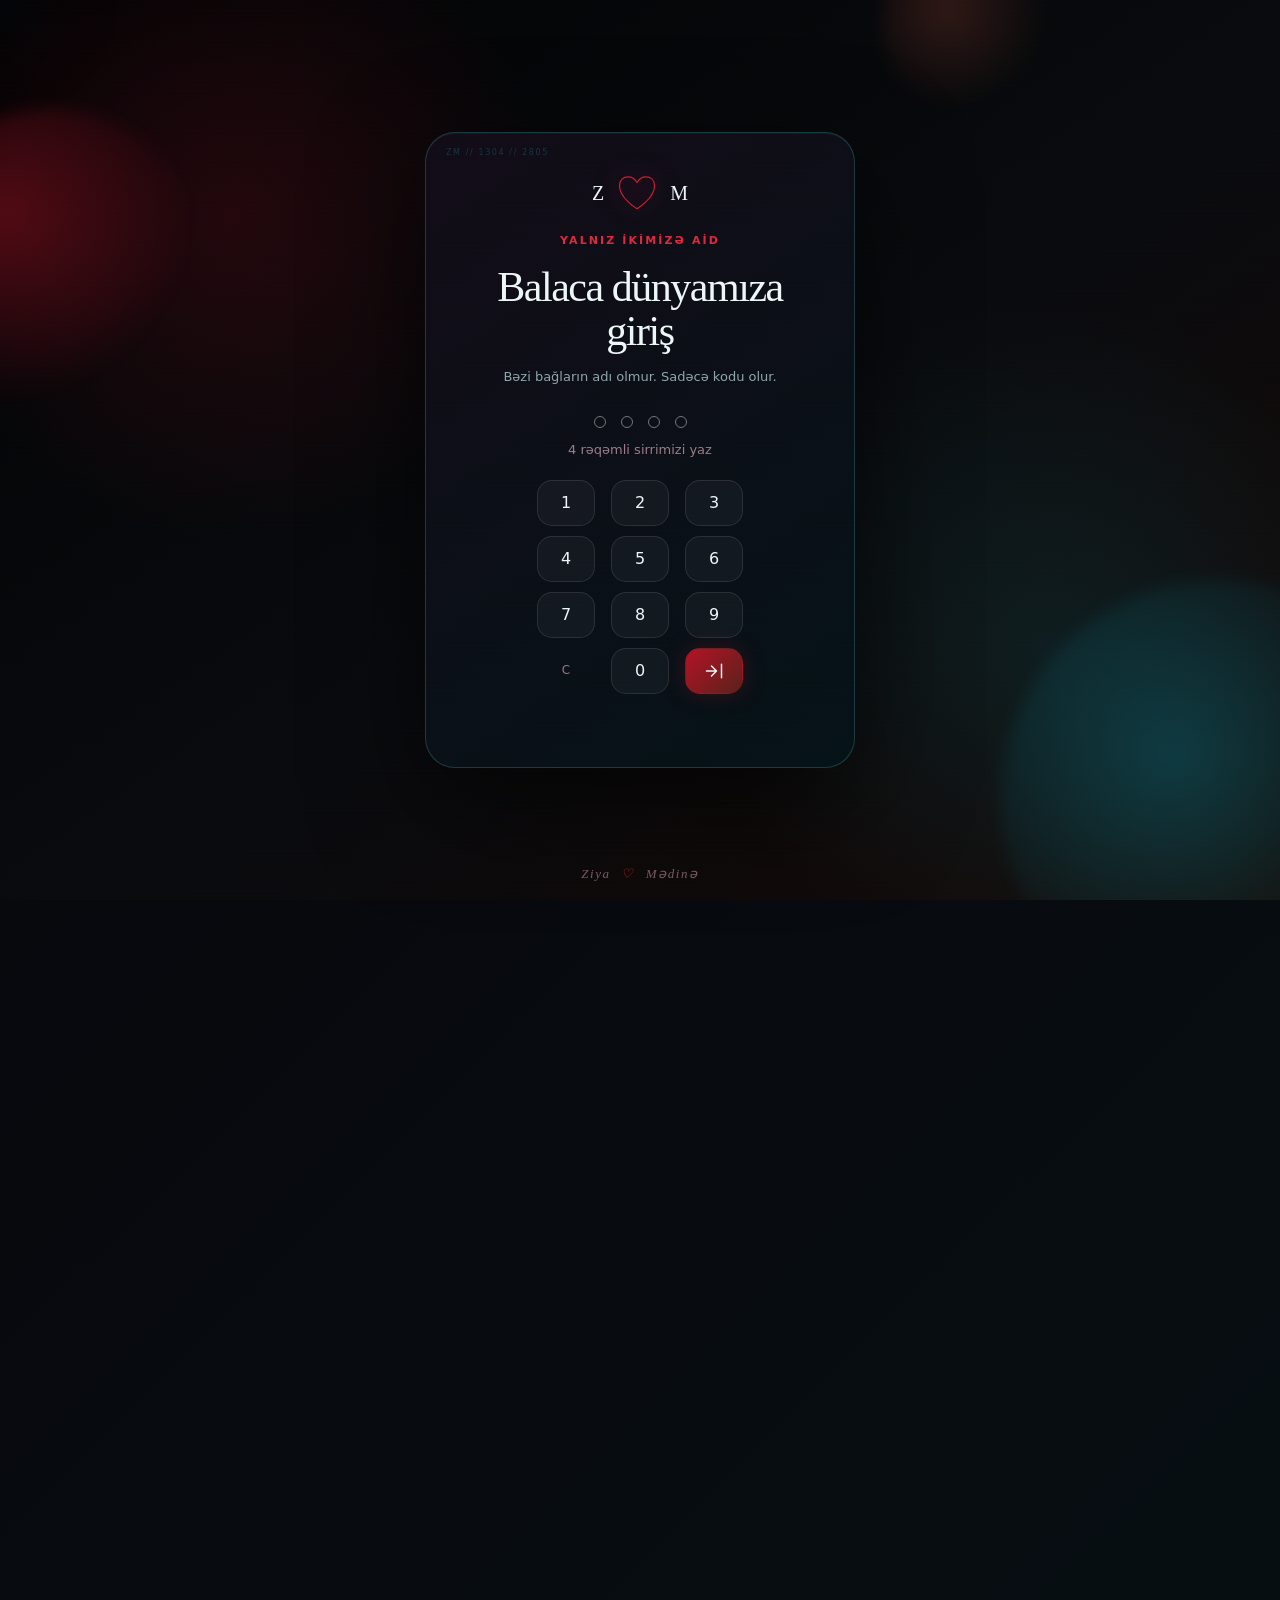
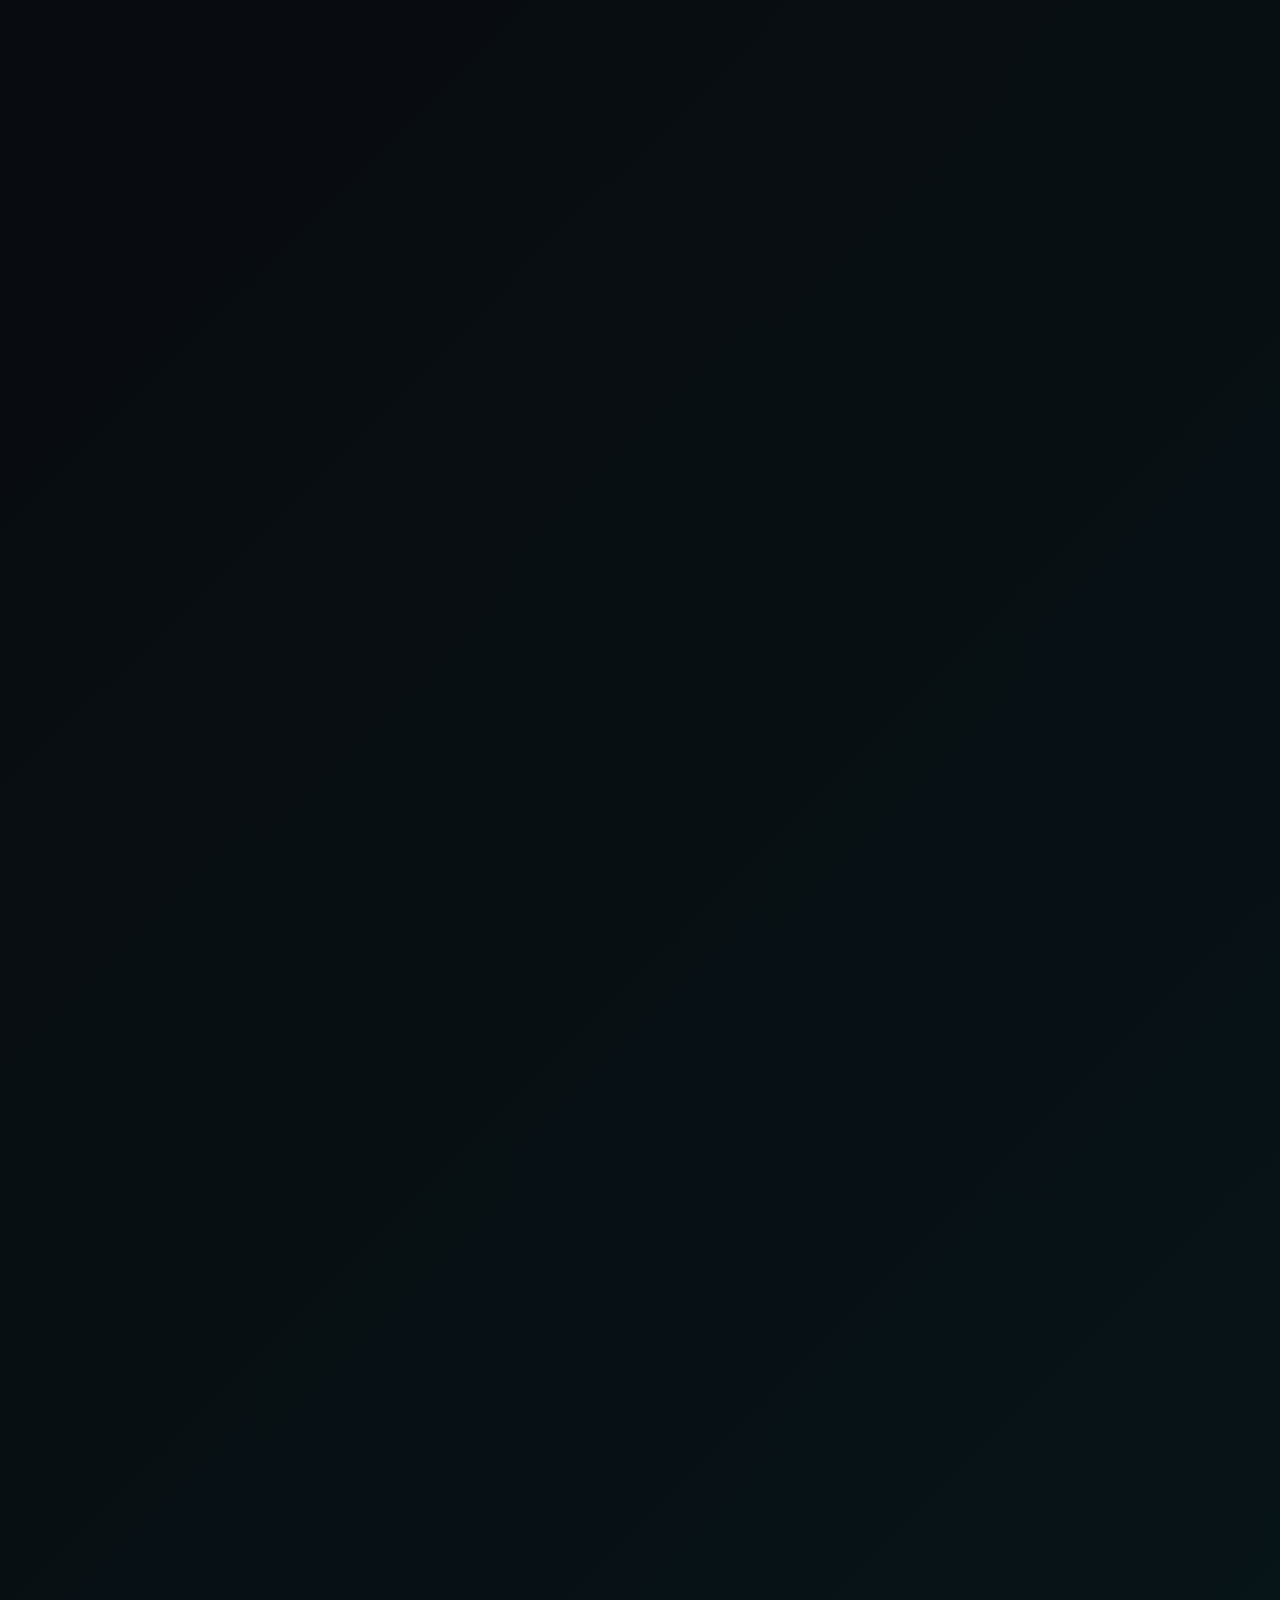
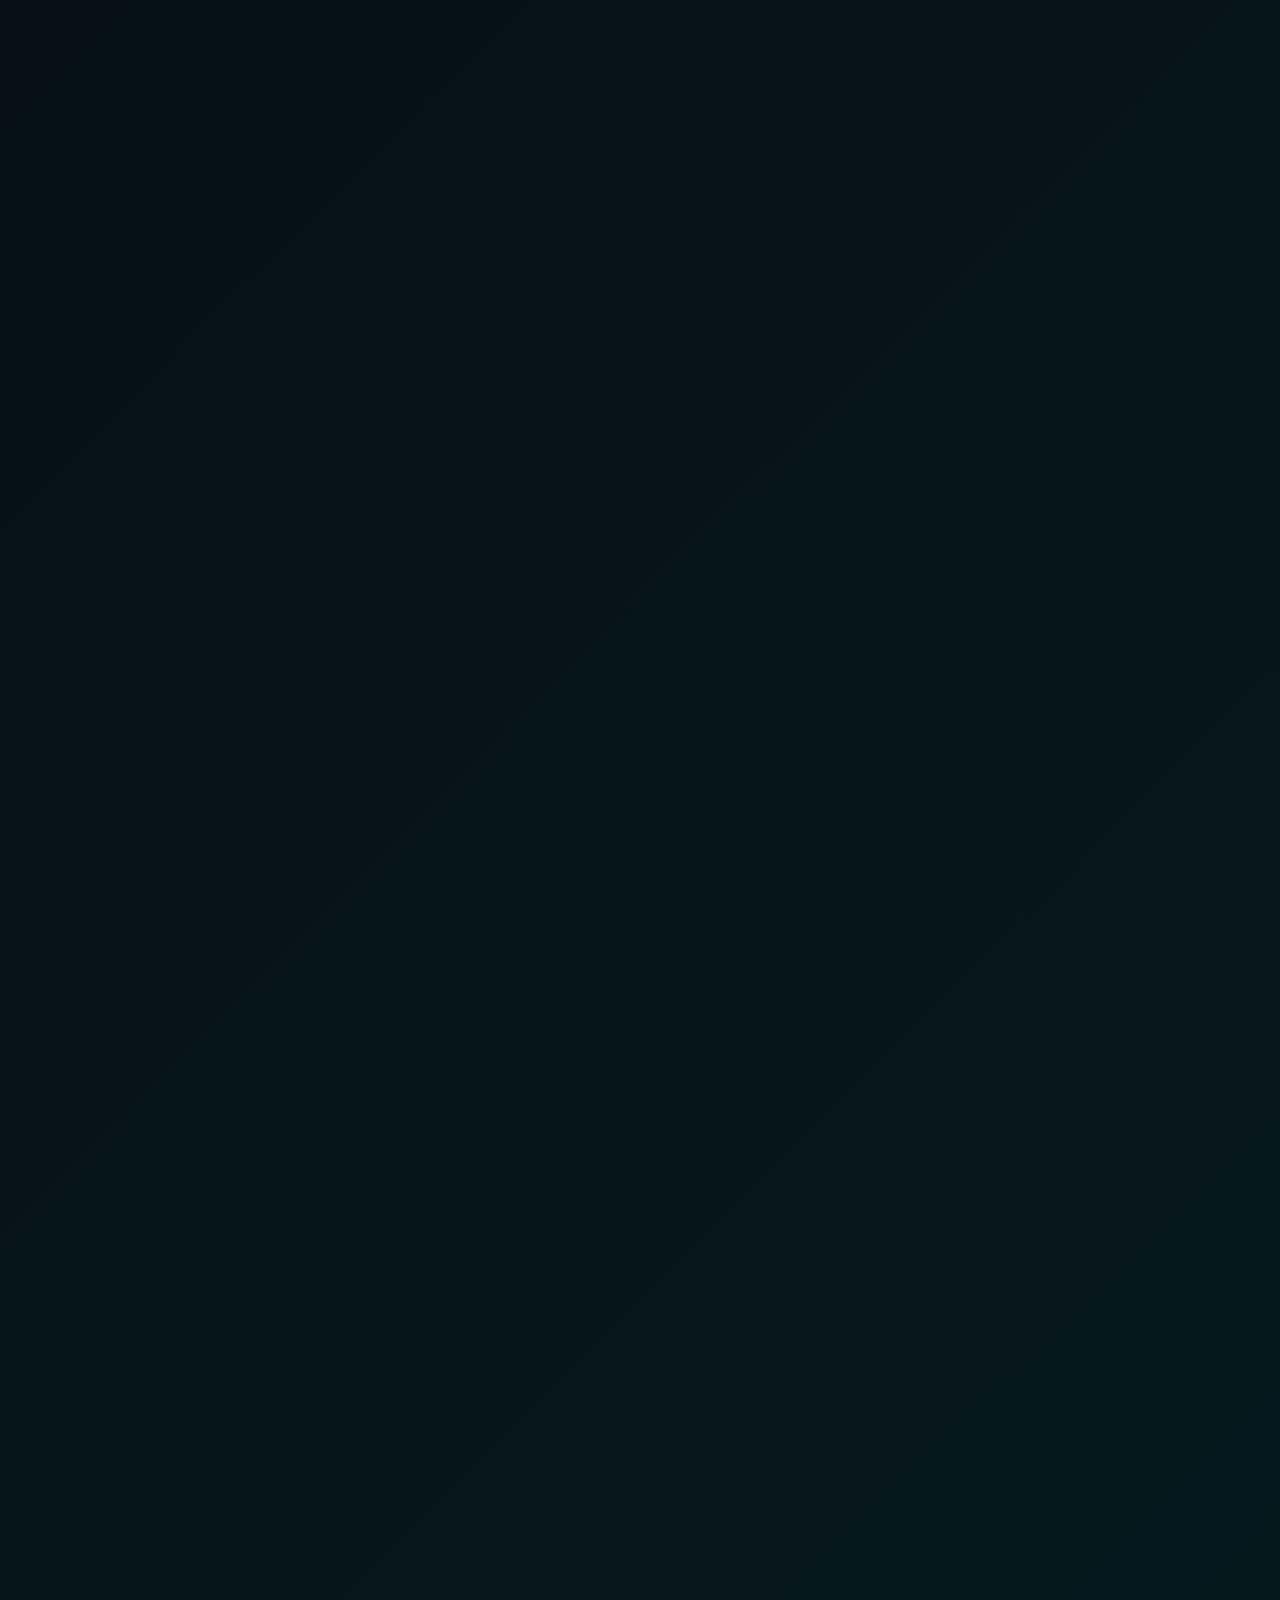
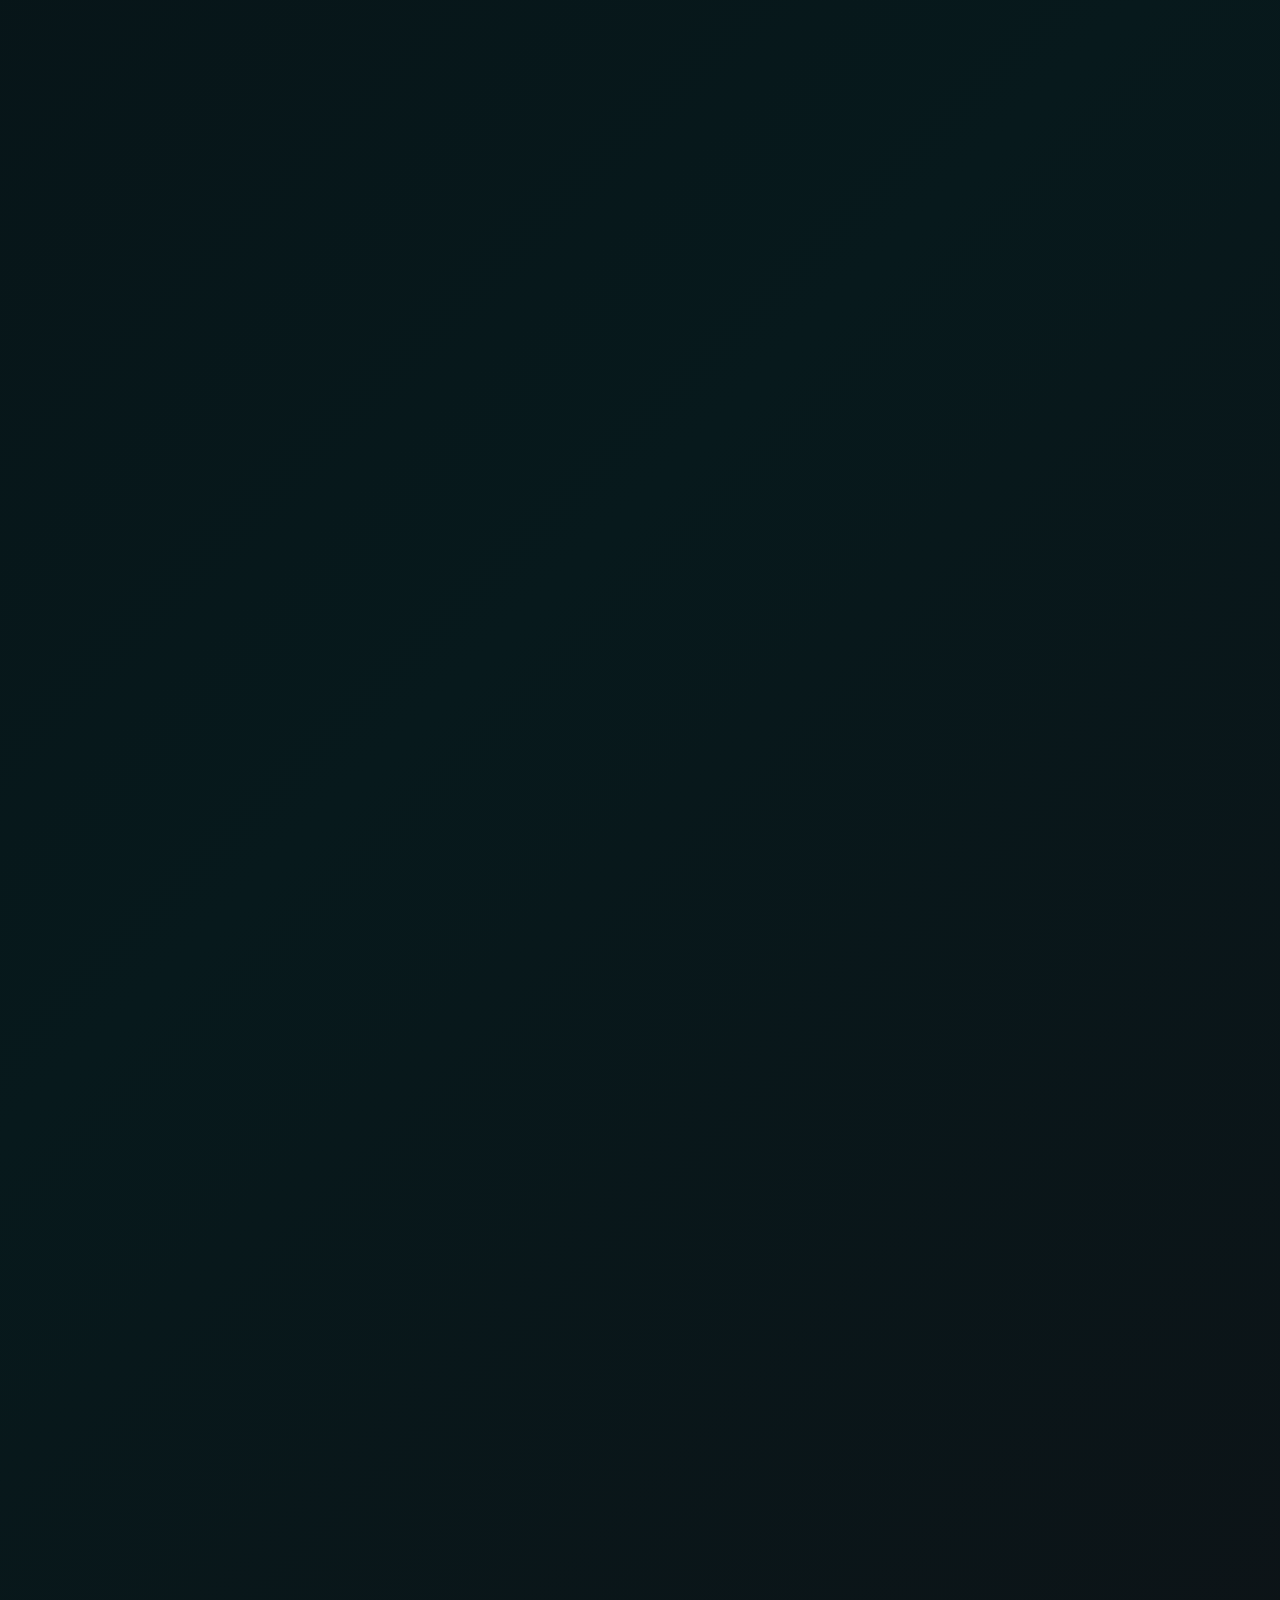
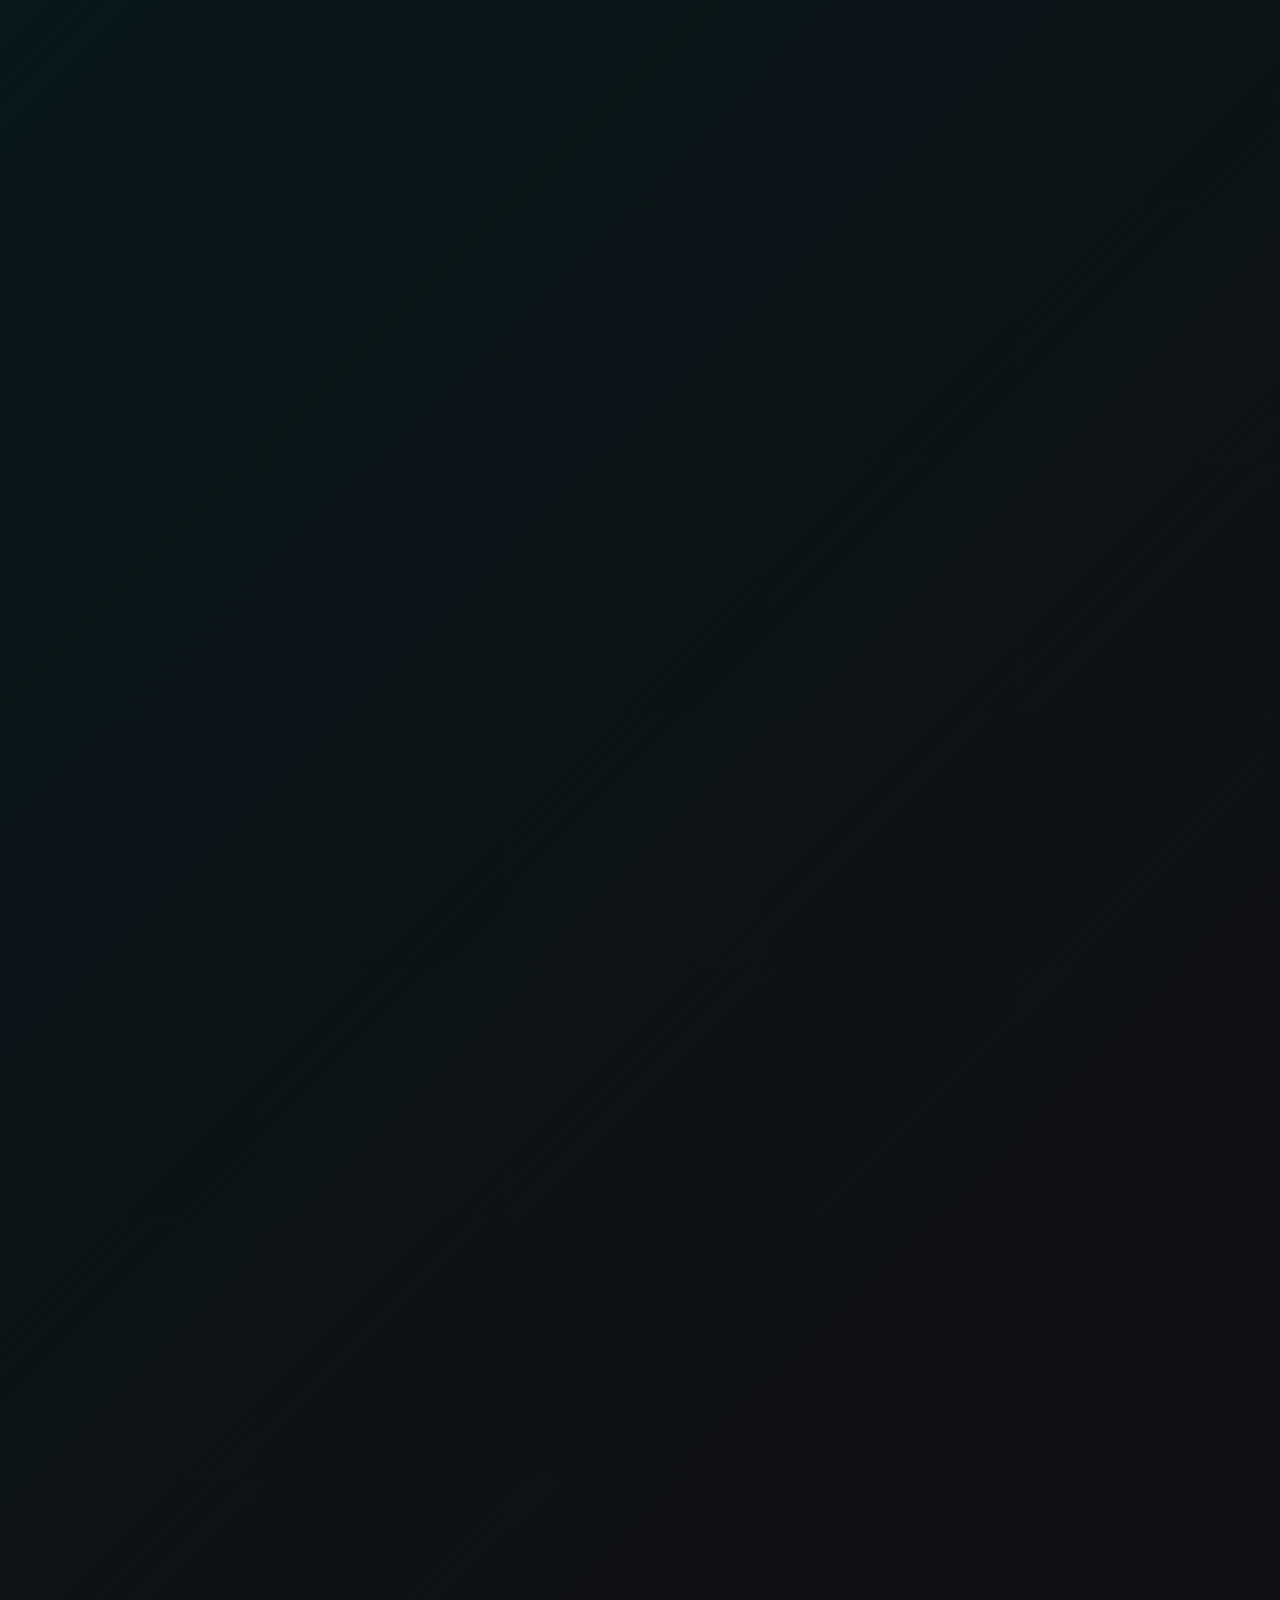
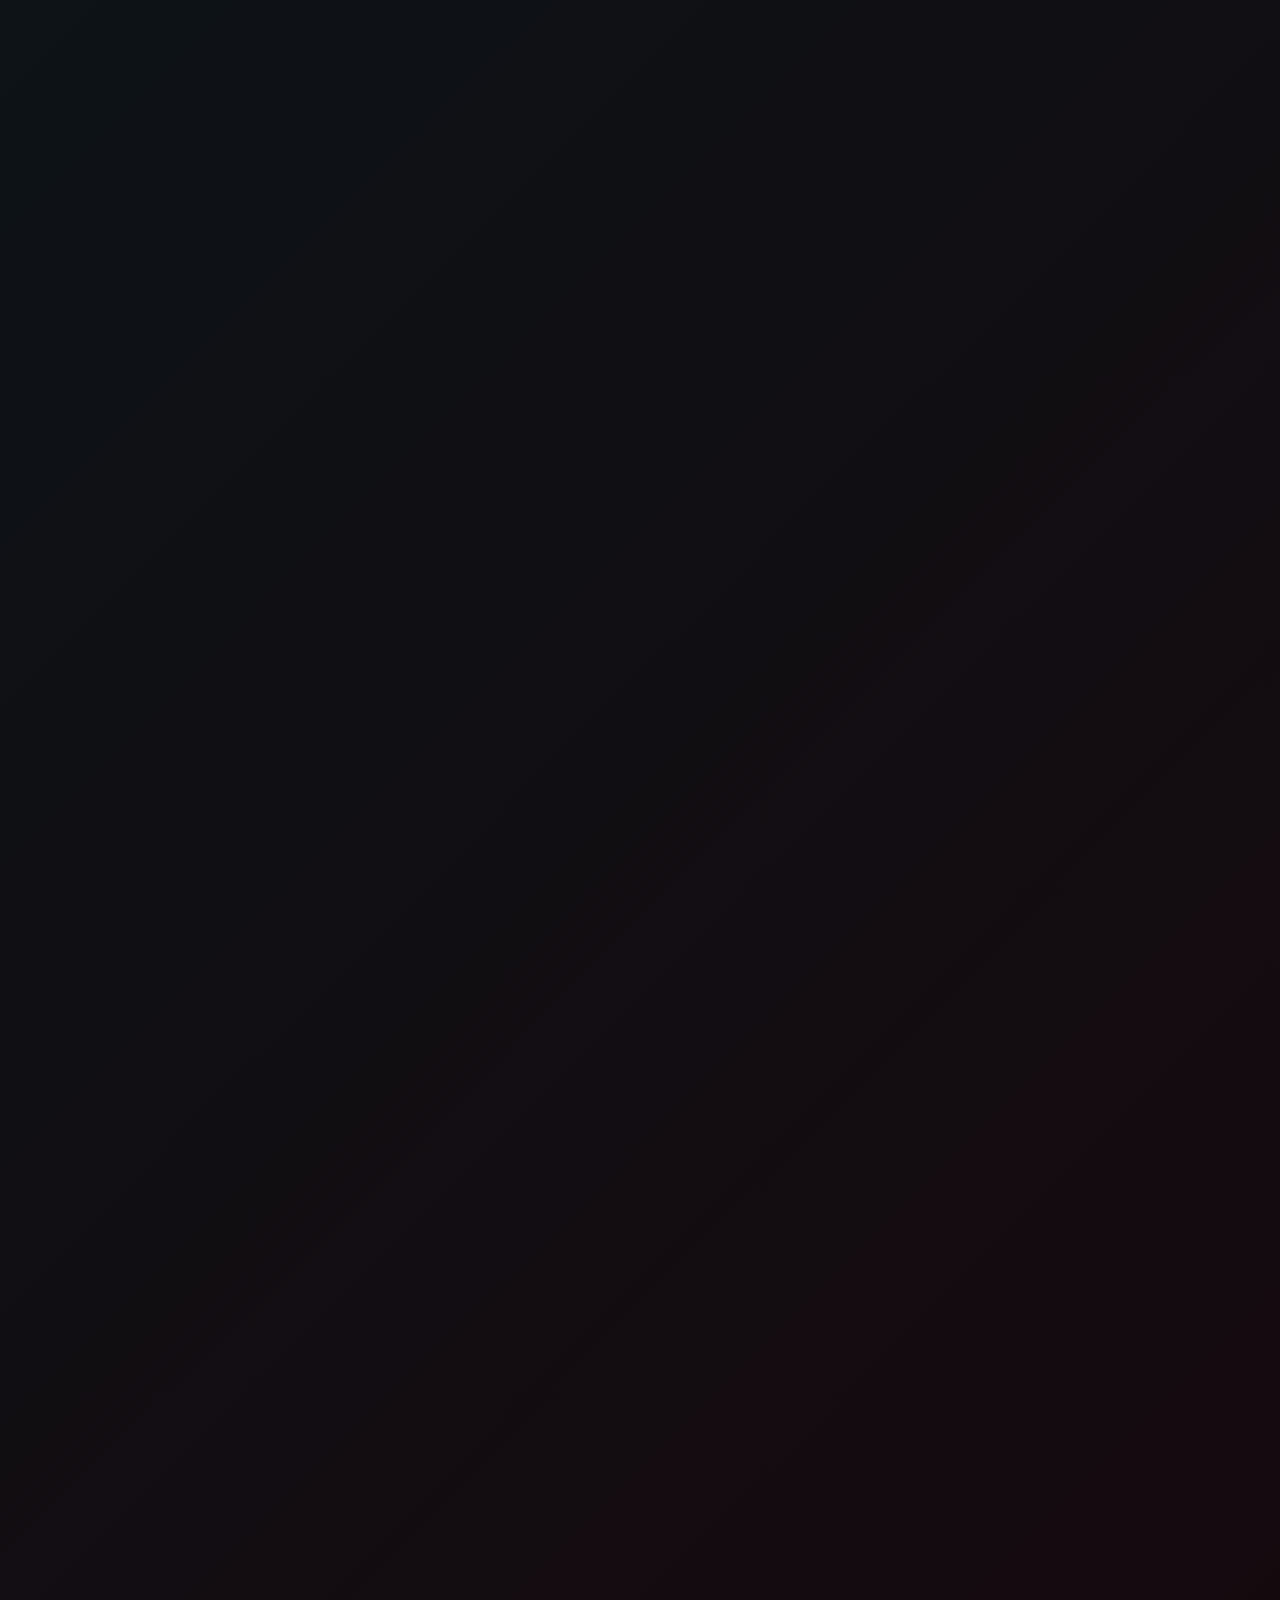
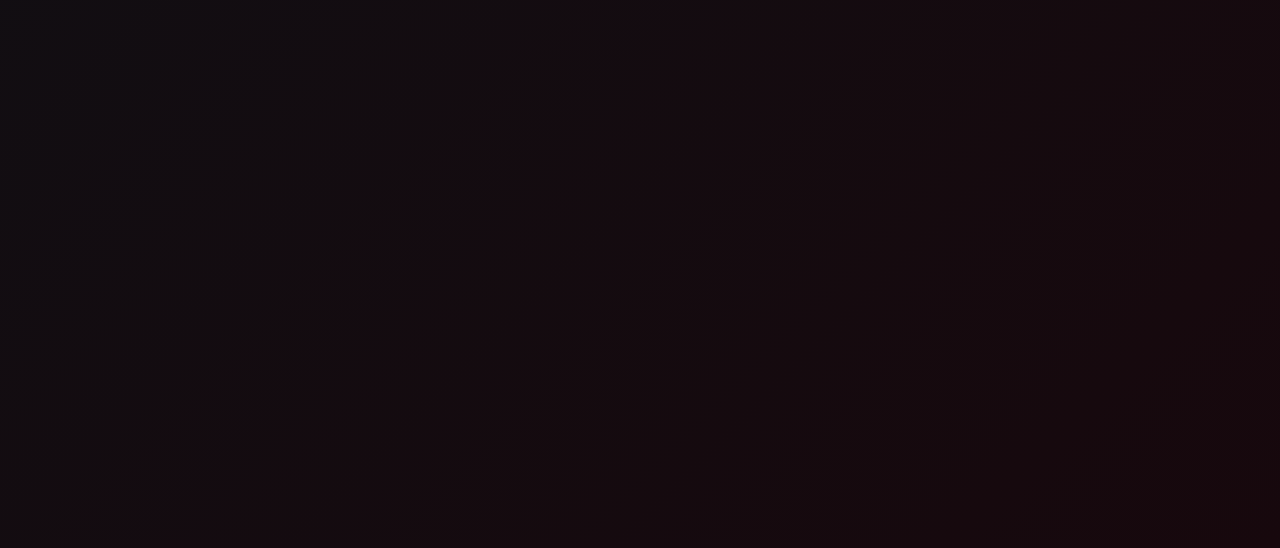
<file: index.html>
<!doctype html>
<html lang="az">
<head>
  <meta charset="UTF-8">
  <meta name="viewport" content="width=device-width, initial-scale=1.0, viewport-fit=cover">
  <meta name="theme-color" content="#030609">
  <meta name="description" content="Ziya və Mədinə üçün adı olmayan, amma çox dərin bir bağın sirli rəqəmsal xatirəsi.">
  <title>ZM | Bizim dünya</title>
  <link rel="icon" href="assets/favicon.svg" type="image/svg+xml">
  <link rel="stylesheet" href="style.css">
  <link rel="stylesheet" href="polish.css">
</head>
<body class="locked">
  <div class="noise" aria-hidden="true"></div>
  <div class="cursor-glow" aria-hidden="true"></div>

  <section class="lock-screen" id="lockScreen" aria-labelledby="lockTitle">
    <div class="lock-ambient" aria-hidden="true">
      <span class="blur-orb orb-one"></span>
      <span class="blur-orb orb-two"></span>
      <span class="blur-orb orb-three"></span>
    </div>

    <div class="lock-card">
      <div class="lock-emblem" aria-hidden="true">
        <span>Z</span>
        <svg viewBox="0 0 64 58" role="img">
          <path d="M32 54S4 37 4 17C4 8 10 3 18 3c6 0 11 4 14 9 3-5 8-9 14-9 8 0 14 5 14 14 0 20-28 37-28 37Z"/>
        </svg>
        <span>M</span>
      </div>
      <p class="eyebrow">Yalnız ikimizə aid</p>
      <h1 id="lockTitle">Balaca dünyamıza giriş</h1>
      <p class="lock-copy">Bəzi bağların adı olmur. Sadəcə kodu olur.</p>

      <form class="pin-form" id="pinForm" autocomplete="off">
        <label class="sr-only" for="pinInput">Dörd rəqəmli giriş kodu</label>
        <input id="pinInput" type="password" inputmode="numeric" maxlength="4" pattern="[0-9]*" aria-describedby="pinHint" autofocus>
        <div class="pin-dots" id="pinDots" aria-hidden="true">
          <span></span><span></span><span></span><span></span>
        </div>
        <p class="pin-hint" id="pinHint">4 rəqəmli sirrimizi yaz</p>

        <div class="keypad" aria-label="Rəqəm klaviaturası">
          <button type="button" data-key="1">1</button>
          <button type="button" data-key="2">2</button>
          <button type="button" data-key="3">3</button>
          <button type="button" data-key="4">4</button>
          <button type="button" data-key="5">5</button>
          <button type="button" data-key="6">6</button>
          <button type="button" data-key="7">7</button>
          <button type="button" data-key="8">8</button>
          <button type="button" data-key="9">9</button>
          <button type="button" class="key-ghost" data-clear aria-label="Kodu sil">C</button>
          <button type="button" data-key="0">0</button>
          <button type="submit" class="key-enter" aria-label="Daxil ol">
            <svg viewBox="0 0 24 24" aria-hidden="true"><path d="m9 18 6-6-6-6M15 12H3M21 4v16"/></svg>
          </button>
        </div>
      </form>
      <p class="lock-error" id="lockError" role="alert"></p>
    </div>

    <p class="lock-footer">Ziya <span>♡</span> Mədinə</p>
  </section>

  <main class="site" id="site" aria-hidden="true">
    <div class="floating-hearts" id="floatingHearts" aria-hidden="true"></div>
    <div class="particle-field" id="particleField" aria-hidden="true"></div>

    <header class="topbar" id="topbar">
      <a href="#home" class="brand" aria-label="Ana səhifə">
        <span>Z</span><i>♡</i><span>M</span>
      </a>
      <nav class="nav" id="nav" aria-label="Əsas naviqasiya">
        <a href="#biz">Biz</a>
        <a href="#xatireler">Tarixlər</a>
        <a href="#sirler">Gizli qapılar</a>
        <a href="gallery.html">Qalereya</a>
        <a href="music.html">Mahnılar</a>
      </nav>
      <div class="top-actions">
        <button class="tiny-button" id="heartMode" type="button" aria-pressed="false">
          <span class="tiny-icon">♡</span><span>Ürək yağışı</span>
        </button>
        <button class="menu-button" id="menuButton" type="button" aria-label="Menyunu aç" aria-expanded="false">
          <span></span><span></span>
        </button>
      </div>
    </header>

    <section class="hero" id="home">
      <div class="hero-aurora" aria-hidden="true"></div>
      <div class="hero-stars" aria-hidden="true"></div>

      <div class="hero-copy">
        <p class="eyebrow reveal">13 • 04 • 2024 <span></span> Hər şeyin başladığı gün</p>
        <h1 class="reveal">
          <span class="soft-line">Bir dostluqdan</span>
          <span class="display-line">daha artığı.</span>
        </h1>
        <p class="hero-lead reveal">Sevgili deyilik. Amma bəzən bir insan həyatında bütün adlardan daha böyük yer tutur. Sən mənim ən doğma təsadüfümsən, Mədinə.</p>
        <div class="hero-actions reveal">
          <a class="primary-button" href="#biz">Bizim dünyaya bax <span>↓</span></a>
          <button class="text-button" id="openFirstNote" type="button">İlk gizli sözü aç <span>♡</span></button>
        </div>
      </div>

      <div class="hero-art reveal" aria-label="Ziya və Mədinəni təmsil edən ürək illüstrasiyası">
        <div class="orbit orbit-one"><span></span></div>
        <div class="orbit orbit-two"><span></span></div>
        <button class="main-heart" id="mainHeart" type="button" aria-label="Ürəyə toxun">
          <svg viewBox="0 0 300 280" aria-hidden="true">
            <defs>
              <linearGradient id="heartGradient" x1="0" y1="0" x2="1" y2="1">
                <stop offset="0" stop-color="#e11d36"/>
                <stop offset=".48" stop-color="#08141a"/>
                <stop offset="1" stop-color="#168b99"/>
              </linearGradient>
              <filter id="heartShadow"><feGaussianBlur stdDeviation="8" result="b"/><feMerge><feMergeNode in="b"/><feMergeNode in="SourceGraphic"/></feMerge></filter>
            </defs>
            <path filter="url(#heartShadow)" fill="url(#heartGradient)" d="M150 264S24 188 24 91C24 47 52 20 91 20c29 0 49 17 59 39 10-22 30-39 59-39 39 0 67 27 67 71 0 97-126 173-126 173Z"/>
          </svg>
          <span class="heart-initial initial-m">Z</span>
          <span class="heart-line"></span>
          <span class="heart-initial initial-z">M</span>
          <small>toxun</small>
        </button>
        <p class="orbit-note note-one">ən yaxın</p>
        <p class="orbit-note note-two">ən doğma</p>
        <p class="orbit-note note-three">həmişə biz</p>
      </div>

      <div class="scroll-cue" aria-hidden="true"><span></span><small>aşağı sürüşdür</small></div>
    </section>

    <section class="intro section" id="biz">
      <div class="section-heading reveal">
        <p class="eyebrow">Biz nəyiq?</p>
        <h2>Adı olmayan ən gözəl bağ.</h2>
        <p>Bəzən “ən yaxın dost” demək az qalır, “sevgi” demək isə hər şeyi tam anlatmır. Biz ikisinin arasında yox, ikisindən də özəl bir yerdəyik.</p>
      </div>

      <div class="bond-grid">
        <article class="bond-card reveal">
          <span class="card-number">01</span>
          <div class="line-icon"><span></span><span></span></div>
          <h3>Sözsüz anlayış</h3>
          <p>Bəzən bir “necəsən?” sualının arxasında gizlənən hər şeyi bilmək.</p>
        </article>
        <article class="bond-card featured reveal">
          <span class="card-number">02</span>
          <div class="line-icon heart-icon">♡</div>
          <h3>Şərtsiz doğmalıq</h3>
          <p>Ən qarışıq halımızla belə bir-birimizin yanında özümüz ola bilmək.</p>
        </article>
        <article class="bond-card reveal">
          <span class="card-number">03</span>
          <div class="line-icon infinity-icon">∞</div>
          <h3>Bitməyən tərəf</h3>
          <p>Həyat dəyişsə də “mən buradayam” cümləsinin yerində qalması.</p>
        </article>
      </div>

      <div class="statement reveal">
        <span class="quote-mark">“</span>
        <blockquote>Mədinə, sən mənim həyatımda təsadüf kimi başlayıb, vazkeçilməzə çevrilən insansan.</blockquote>
        <p>— Ziyadan, adı yalnız sizə məlum olan hissə</p>
      </div>
    </section>

    <section class="timeline-section section" id="xatireler">
      <div class="section-heading left reveal">
        <p class="eyebrow">Bizim izlərimiz</p>
        <h2>Kiçik anlar.<br>Böyük mənalar.</h2>
        <p>İki tarix var: biri tanışlığın qapısını açdı, digəri isə bu bağın adlardan böyük olduğunu göstərdi.</p>
      </div>

      <div class="timeline">
        <div class="timeline-line" aria-hidden="true"><span></span></div>
        <article class="memory reveal">
          <div class="memory-date"><span>13.04</span><small>2024</small></div>
          <div class="memory-card">
            <span class="memory-tag">Başlanğıc · 13 aprel 2024</span>
            <h3>Tanış olduğumuz gün</h3>
            <p>Həmin gün sadəcə iki insan tanış olmadı. Sonradan bir-birinin ən doğma yerinə çevriləcək iki ayrı dünya ilk dəfə eyni cümlədə görüşdü.</p>
            <div class="edit-hint">Bu gündən bəri <strong id="knownDays">...</strong> gün <span>↗</span></div>
          </div>
        </article>
        <article class="memory reverse reveal">
          <div class="memory-date"><span>28.05</span><small>2026</small></div>
          <div class="memory-card">
            <span class="memory-tag">Dönüş nöqtəsi · 28 may 2026</span>
            <h3>“Ən yaxın” olduğumuz an</h3>
            <p>O gündən sonra “dost” sözü doğru olsa da, kifayət etmədi. Çünki bəzi insanlar həyatında yer tutmur, birbaşa həyatının bir hissəsinə çevrilir.</p>
            <div class="edit-hint">Ən yaxın olduğumuz gündən <strong id="closeDays">...</strong> gün <span>↗</span></div>
          </div>
        </article>
        <article class="memory reveal">
          <div class="memory-date"><span>∞</span><small>davam edir</small></div>
          <div class="memory-card future-card">
            <span class="memory-tag">Hələ yazılır</span>
            <h3>28 maydan bu günə, bu gündən sonsuzluğa</h3>
            <p>Vaxt bir bağı yaratmır, sadəcə onun həqiqi olub-olmadığını göstərir. Bizim hekayə isə hər yeni gündə öz cavabını verir.</p>
            <div class="mini-hearts" aria-hidden="true"><i>♡</i><i>♡</i><i>♡</i></div>
          </div>
        </article>
      </div>
    </section>

    <section class="gallery-portal section" id="sekiller">
      <div class="portal-static" aria-hidden="true"></div>
      <div class="portal-lock reveal">
        <span class="portal-code">// ayrıca qorunan sahə</span>
        <div class="portal-icon" aria-hidden="true"><i></i><b>2006</b></div>
        <p class="eyebrow">Xatirə arxivi</p>
        <h2>Şəkillərin öz otağı var.</h2>
        <p>Bəzi kadrlar hamıya göstərilməz. Qalereya əsas saytdan ayrıdır və yalnız ikinci kodu bilənlər üçün açılır.</p>
        <a class="primary-button" href="gallery.html">Qorunan qalereyaya keç <span>→</span></a>
      </div>
    </section>

    <section class="music-portal section" id="mahnilar">
      <div class="music-wave-lines" aria-hidden="true"><i></i><i></i><i></i><i></i><i></i><i></i><i></i></div>
      <div class="music-disc reveal" aria-hidden="true"><span>Z♡M</span><i></i></div>
      <div class="music-portal-copy reveal">
        <p class="eyebrow">Səs yaddaşı</p>
        <h2>Bizim mahnılarımızın<br><em>ayrıca otağı var.</em></h2>
        <p>Yeddi mahnı, onların hekayəsi, seçilən misraları və səslə birlikdə irəliləyən sözləri artıq bu otaqda yaşayır.</p>
        <a class="primary-button" href="music.html">Musiqi otağını aç <span>♫</span></a>
      </div>
    </section>

    <section class="universe-section section" aria-labelledby="universeTitle">
      <div class="universe-card reveal">
        <div class="constellation" aria-hidden="true">
          <svg viewBox="0 0 900 500" preserveAspectRatio="none">
            <path d="M90 330 230 165 388 260 520 110 660 230 806 130"/>
            <path class="soft-path" d="M230 165 300 75M388 260 455 410M660 230 735 385"/>
          </svg>
          <i style="--x:10%;--y:66%;--d:0s"></i>
          <i style="--x:25.5%;--y:33%;--d:.5s"></i>
          <i style="--x:33.3%;--y:15%;--d:1s"></i>
          <i style="--x:43%;--y:52%;--d:1.5s"></i>
          <i style="--x:50.5%;--y:82%;--d:.2s"></i>
          <i style="--x:57.7%;--y:22%;--d:1.8s"></i>
          <i style="--x:73.3%;--y:46%;--d:.7s"></i>
          <i style="--x:81.6%;--y:77%;--d:1.1s"></i>
          <i style="--x:89.5%;--y:26%;--d:.4s"></i>
        </div>
        <div class="universe-copy">
          <p class="eyebrow">Eyni səmanın altında</p>
          <h2 id="universeTitle">İki ayrı insan.<br>Bir ortaq kainat.</h2>
          <p>Aramızdakı məsafə nə olursa olsun, eyni mahnıda, eyni xatirədə və bir “mən buradayam” cümləsində yenə görüşürük.</p>
          <div class="universe-names"><span>Ziya</span><i>✦</i><span>Mədinə</span></div>
        </div>
      </div>
    </section>

    <section class="mystery-section section" id="sirler">
      <div class="mystery-grid-bg" aria-hidden="true"></div>
      <div class="section-heading reveal">
        <p class="eyebrow">Görünməyən tərəf</p>
        <h2>Hər qapı bir fikir gizlədir.</h2>
        <p>Burada cavablar yoxdur. Sadəcə səni bir az daha uzun düşündürən cümlələr var. Qapılara toxun.</p>
      </div>
      <div class="secret-doors">
        <button class="secret-door reveal" type="button" data-secret="Bir insanı yaxın edən hər gün danışmaq deyil. Susduğun vaxt da onun yanında özünü izah etməyə ehtiyac duymamağındır.">
          <span class="door-index">QAPI 13</span><i>⌁</i><b>Səssizlik</b><small>Açmaq üçün toxun</small>
        </button>
        <button class="secret-door reveal" type="button" data-secret="Bəzən həyat iki insanı eyni yerə gətirmir. Onları eyni düşüncənin içinə gətirir və çıxış qapısını unutdurur.">
          <span class="door-index">QAPI 28</span><i>◉</i><b>Eyni fikir</b><small>Açmaq üçün toxun</small>
        </button>
        <button class="secret-door reveal" type="button" data-secret="Əgər bir bağın adını qoymaq çətindirsə, bəlkə də problem sözdə deyil. Bəlkə həmin bağ bütün adlardan böyükdür.">
          <span class="door-index">QAPI ∞</span><i>∞</i><b>Adsızlıq</b><small>Açmaq üçün toxun</small>
        </button>
      </div>
      <a class="hidden-route reveal" href="sual.html">
        <span class="route-pulse"></span>
        <small>GİZLİ MARŞRUT // ZM-04</small>
        <b>Bu keçidin arxasında yalnız bir sual var.</b>
        <i>Keçidi aç →</i>
      </a>
      <a class="hidden-route game-route reveal" href="oyun.html">
        <span class="route-pulse"></span>
        <small>YENİ OYUN // 5 DƏQİQƏ REJİMİ</small>
        <b>“İndi bitirirəm” neçə saniyə davam edir?</b>
        <i>Vaxt maşınını işə sal →</i>
      </a>
    </section>

    <section class="notes-section section" id="sozler">
      <div class="section-heading left reveal">
        <p class="eyebrow">Deyilməyən sözlər</p>
        <h2>Sənə demək istədiklərim.</h2>
        <p>Kartlara toxun. Bəziləri açıq, bəziləri isə yalnız ikiniz üçün gizlidir.</p>
      </div>

      <div class="notes-grid">
        <button class="note-card reveal" type="button" data-note="Sənin yanında özümü izah etmək məcburiyyətində qalmıram. Çünki sən bəzən mən deməmiş də anlayırsan.">
          <span class="note-top"><i>01</i><b>Açmaq üçün toxun</b></span>
          <h3>Sənin yanında...</h3>
          <span class="note-seal">♡</span>
        </button>
        <button class="note-card blush reveal" type="button" data-note="Ən pis günümü bir cümlənlə yüngülləşdirə bilən nadir insanlardansan. Yaxşı ki, həyatımdasan.">
          <span class="note-top"><i>02</i><b>Açmaq üçün toxun</b></span>
          <h3>Yaxşı ki...</h3>
          <span class="note-seal">♡</span>
        </button>
        <button class="note-card dark reveal" type="button" data-note="Hər şey dəyişsə belə, sənin üçün həmişə tanış bir yer, yorulanda dönə biləcəyin bir insan olmaq istəyirəm.">
          <span class="note-top"><i>03</i><b>Açmaq üçün toxun</b></span>
          <h3>Nə olursa olsun...</h3>
          <span class="note-seal">♡</span>
        </button>
      </div>
    </section>

    <section class="mischief-section section" id="decellikler">
      <div class="mischief-orbit" aria-hidden="true"><i></i><i></i><i></i></div>
      <div class="section-heading reveal">
        <p class="eyebrow">Balaca etiraz protokolu</p>
        <h2>Mədinənin bir az<br>dəcəl tərəfləri.</h2>
        <p>Əla insan olmağına mane olmayan, amma Ziyanın arada qaşını qaldırmasına səbəb olan xırda hallar.</p>
      </div>

      <div class="mischief-grid">
        <article class="mischief-card reveal">
          <span>01</span><i>GÖRÜLDÜ ✓✓</i>
          <h3>Mesajı görüb gec yazmaq</h3>
          <p>Bəzən mesajı görür, amma cavab bir az gec gəlir. Həmin vaxt başqa söhbətdə və ya qrupda itib-batmaq ehtimalı isə qəribə dərəcədə yüksəkdir.</p>
          <small>Ziyanın gözləmə rejimi: aktiv</small>
        </article>
        <article class="mischief-card reveal">
          <span>02</span><i>QULAQ ASMA SƏVİYYƏSİ: 73%</i>
          <h3>Sözə həmişə qulaq asmamaq</h3>
          <p>Bəzən deyilən sözü eşidir, düşünür və yenə öz bildiyini edir. Dəcəllik planı artıq qurulubsa, onu dayandırmaq ayrıca missiyadır.</p>
          <small>“Bir dəfə də mən deyən olsun” bölməsi</small>
        </article>
        <article class="mischief-card reveal">
          <span>03</span><i>5 DƏQİQƏ ≠ 5 DƏQİQƏ</i>
          <h3>“İndi bitirəcəm” vaxtı</h3>
          <p>Kimləsə yazışanda “indi bitirəcəm” deyir, amma həmin “indi” bəzən bir az uzun çəkir. Son mesajın ardınca müəmmalı şəkildə başqa son mesaj gəlir.</p>
          <small>Vaxt anlayışı araşdırılır</small>
        </article>
        <article class="mischief-card verdict reveal">
          <span>04</span><i>YEKUN HESABAT</i>
          <h3>Bunlar olmasa...</h3>
          <p>Çox əla ola bilərdi. Düzdür, indi də çox əladır, sadəcə bu üç balaca səhv düzəlsə, sistem tam ideal işləyərdi.</p>
          <div class="mischief-meter"><b style="--score:96%"></b></div>
          <small>Əlalıq göstəricisi: 96% · yenilənmə gözlənilir</small>
        </article>
      </div>
    </section>

    <section class="finale section">
      <div class="finale-rings" aria-hidden="true"><span></span><span></span><span></span></div>
      <div class="finale-content reveal">
        <p class="eyebrow">Son deyil</p>
        <h2>Bu hekayənin adı yoxdur.<br><em>Amma iki adı var.</em></h2>
        <div class="final-names"><span>Ziya</span><i>&</i><span>Mədinə</span></div>
        <p>Hələ əlavə edəcəyimiz çox söz, çox şəkil və yaşayacağımız çox xatirə var.</p>
        <button class="primary-button replay-button" id="replayHearts" type="button">Bir az sevinc səp <span>♡</span></button>
      </div>
    </section>

    <footer>
      <a href="#home" class="brand"><span>Z</span><i>♡</i><span>M</span></a>
      <p>Ən yaxın dostdan daha artıq, bir addan daha dərin.</p>
      <small>Ziya və Mədinə üçün qorunan rəqəmsal dünya.</small>
    </footer>
  </main>

  <div class="note-modal" id="noteModal" role="dialog" aria-modal="true" aria-labelledby="noteModalTitle" hidden>
    <div class="modal-backdrop" data-close-modal></div>
    <article class="modal-paper">
      <button class="modal-close" type="button" data-close-modal aria-label="Bağla">×</button>
      <span class="modal-heart">♡</span>
      <p class="eyebrow">Mədinəyə</p>
      <h2 id="noteModalTitle">Balaca bir qeyd</h2>
      <p id="noteModalText"></p>
      <span class="modal-sign">— Ziya</span>
    </article>
  </div>

  <div class="easter-message" id="easterMessage" role="status">Sən tapdın: bəzi ürəklər sadəcə bir dəfə yox, hər toxunuşda daha güclü döyünür. ♡</div>

  <script src="performance.js"></script>
  <script src="script.js"></script>
</body>
</html>
</file>
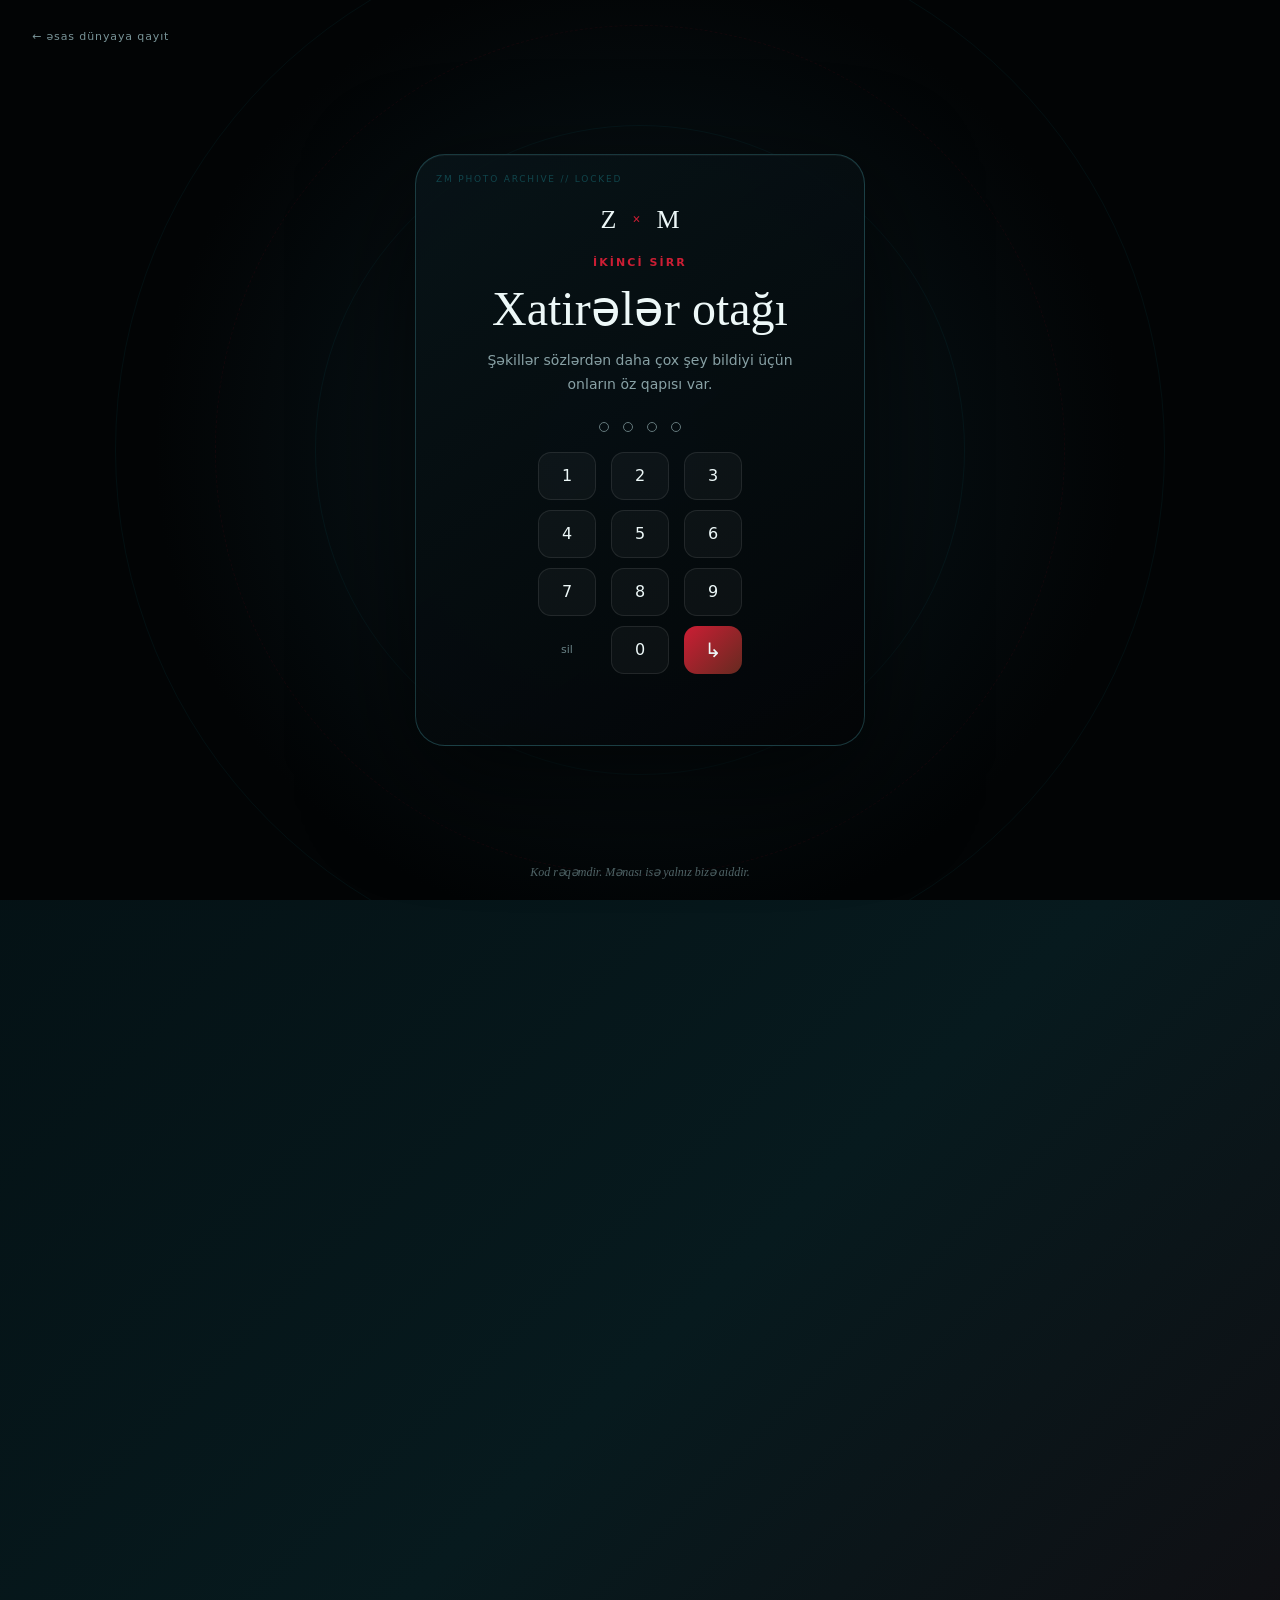
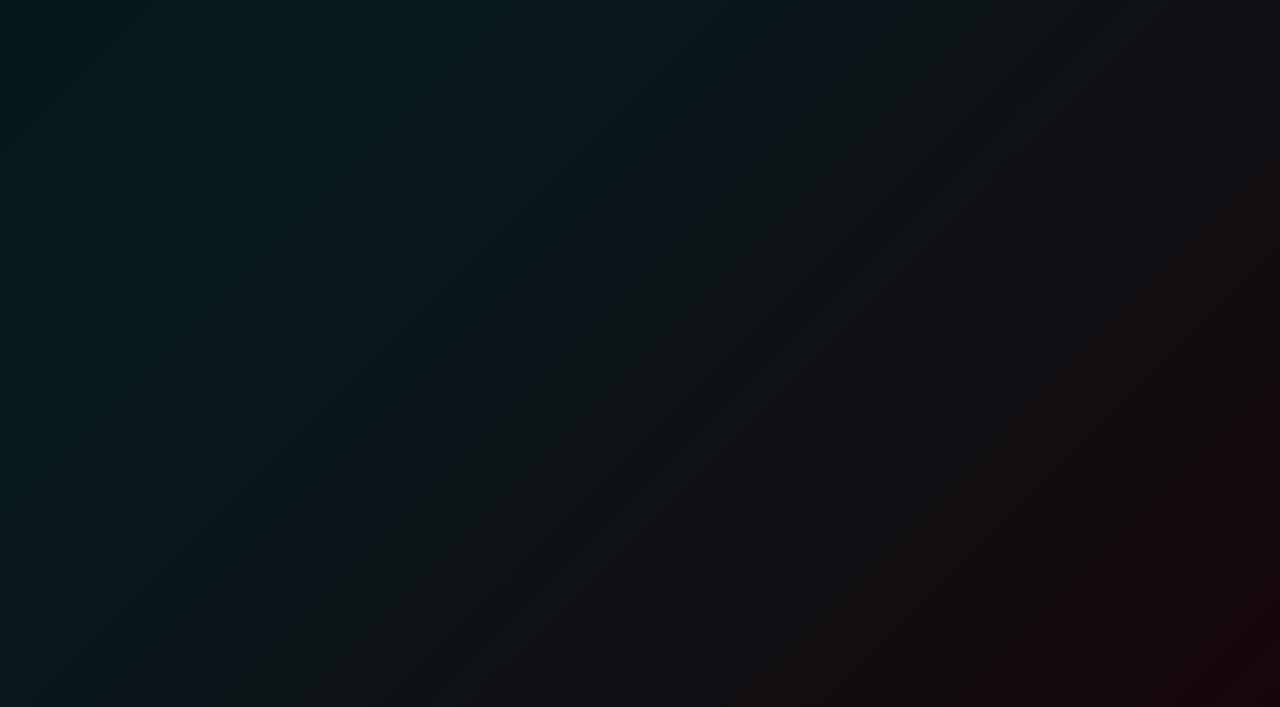
<file: gallery.html>
<!doctype html>
<html lang="az">
<head>
  <meta charset="UTF-8">
  <meta name="viewport" content="width=device-width, initial-scale=1.0, viewport-fit=cover">
  <meta name="theme-color" content="#020405">
  <meta name="description" content="Ziya və Mədinənin kodla qorunan şəkil arxivi.">
  <title>ZM | Qalereya</title>
  <link rel="icon" href="assets/favicon.svg" type="image/svg+xml">
  <link rel="stylesheet" href="gallery.css">
  <link rel="stylesheet" href="gallery-images.css">
  <link rel="stylesheet" href="polish.css">
</head>
<body class="gallery-locked">
  <div class="grain" aria-hidden="true"></div>
  <div class="ocean-glow" aria-hidden="true"></div>

  <section class="vault-lock" id="vaultLock" aria-labelledby="vaultTitle">
    <a class="back-link" href="index.html">← əsas dünyaya qayıt</a>
    <div class="vault-rings" aria-hidden="true"><i></i><i></i><i></i></div>
    <div class="vault-panel">
      <span class="system-label">ZM PHOTO ARCHIVE // LOCKED</span>
      <div class="vault-symbol" aria-hidden="true"><span>Z</span><b>×</b><span>M</span></div>
      <p class="eyebrow">İkinci sirr</p>
      <h1 id="vaultTitle">Xatirələr otağı</h1>
      <p>Şəkillər sözlərdən daha çox şey bildiyi üçün onların öz qapısı var.</p>

      <form id="galleryPinForm" autocomplete="off">
        <label class="sr-only" for="galleryPin">Qalereya kodu</label>
        <input id="galleryPin" type="password" inputmode="numeric" maxlength="4" pattern="[0-9]*">
        <div class="vault-dots" aria-hidden="true"><i></i><i></i><i></i><i></i></div>
        <div class="vault-keypad" aria-label="Qalereya rəqəm klaviaturası">
          <button type="button" data-vault-key="1">1</button><button type="button" data-vault-key="2">2</button><button type="button" data-vault-key="3">3</button>
          <button type="button" data-vault-key="4">4</button><button type="button" data-vault-key="5">5</button><button type="button" data-vault-key="6">6</button>
          <button type="button" data-vault-key="7">7</button><button type="button" data-vault-key="8">8</button><button type="button" data-vault-key="9">9</button>
          <button type="button" class="clear-key" data-vault-clear>sil</button><button type="button" data-vault-key="0">0</button><button type="submit" class="enter-key">↳</button>
        </div>
        <p class="vault-error" id="vaultError" role="alert"></p>
      </form>
    </div>
    <span class="vault-foot">Kod rəqəmdir. Mənası isə yalnız bizə aiddir.</span>
  </section>

  <main class="gallery-world" id="galleryWorld" aria-hidden="true">
    <header>
      <a class="gallery-brand" href="index.html"><span>Z</span><i>♡</i><span>M</span></a>
      <span class="archive-status"><i></i> arxiv açıqdır</span>
      <a class="home-link" href="index.html">Əsas səhifə</a>
    </header>

    <section class="gallery-hero">
      <div class="gallery-orbit" aria-hidden="true"><i></i><i></i></div>
      <p class="eyebrow">Kod 2006 qəbul edildi</p>
      <h1>Şəkillər danışanda<br><em>sözlər susur.</em></h1>
      <p>Bu otaqda artıq səkkiz xatirə yaşayır. Hər şəklə toxunanda həmin kadr bütün ekranı tutur, sanki vaxt bir anlıq yenidən dayanır.</p>
      <div class="archive-count"><b>08</b><span>qorunan<br>xatirə</span></div>
    </section>

    <section class="photo-archive" aria-label="Şəkil yerləri">
      <button class="archive-card card-tall has-photo photo-01" type="button" data-photo-view data-photo-title="Ən sevdiyim şəkil" data-photo-code="ZM-001">
        <span class="favorite-badge">Ziyanın seçimi ♡</span><span class="card-code">ZM-001</span><span class="card-copy"><b>Ən sevdiyim şəkil</b><small>Gecənin ən gözəl kadrı</small></span><span class="view-photo">↗</span>
      </button>
      <button class="archive-card card-wide has-photo photo-02" type="button" data-photo-view data-photo-title="Bir təbəssüm" data-photo-code="ZM-002">
        <span class="card-code">ZM-002</span><span class="card-copy"><b>Bir təbəssüm</b><small>Sakit və doğma</small></span><span class="view-photo">↗</span>
      </button>
      <button class="archive-card has-photo photo-03" type="button" data-photo-view data-photo-title="Qırmızı gecə" data-photo-code="ZM-003">
        <span class="card-code">ZM-003</span><span class="card-copy"><b>Qırmızı gecə</b><small>İşıqların içində</small></span><span class="view-photo">↗</span>
      </button>
      <button class="archive-card has-photo photo-04" type="button" data-photo-view data-photo-title="Mavi səma" data-photo-code="ZM-004">
        <span class="card-code">ZM-004</span><span class="card-copy"><b>Mavi səma</b><small>Günəşli bir kadr</small></span><span class="view-photo">↗</span>
      </button>
      <button class="archive-card card-wide has-photo photo-05" type="button" data-photo-view data-photo-title="Parkda bir gün" data-photo-code="ZM-005">
        <span class="card-code">ZM-005</span><span class="card-copy"><b>Parkda bir gün</b><small>Yaşılın içində</small></span><span class="view-photo">↗</span>
      </button>
      <button class="archive-card has-photo photo-06" type="button" data-photo-view data-photo-title="İsti işıq" data-photo-code="ZM-006">
        <span class="card-code">ZM-006</span><span class="card-copy"><b>İsti işıq</b><small>Bir anlıq baxış</small></span><span class="view-photo">↗</span>
      </button>
      <button class="archive-card has-photo photo-07" type="button" data-photo-view data-photo-title="Sözsüz" data-photo-code="ZM-007">
        <span class="card-code">ZM-007</span><span class="card-copy"><b>Sözsüz</b><small>Amma aydın</small></span><span class="view-photo">↗</span>
      </button>
      <button class="archive-card final-card has-photo photo-08" type="button" data-photo-view data-photo-title="Sakit gözəllik" data-photo-code="ZM-008">
        <span class="card-code">ZM-008</span><span class="card-copy"><b>Sakit gözəllik</b><small>Arxiv davam edir</small></span><span class="view-photo">↗</span>
      </button>
    </section>

    <p class="gallery-note">Bu səkkiz kadr artıq arxivin ilk fəslidir. Yeni şəkillər gəldikcə otaq böyüyəcək və hər birinin öz qeydi olacaq.</p>
    <footer><span>Ziya</span><i>13.04 → ∞</i><span>Mədinə</span></footer>
  </main>

  <div class="photo-viewer" id="photoViewer" role="dialog" aria-modal="true" aria-labelledby="viewerTitle" hidden>
    <button class="viewer-close" id="viewerClose" type="button" aria-label="Şəkli bağla">×</button>
    <button class="viewer-nav viewer-prev" id="viewerPrev" type="button" aria-label="Əvvəlki şəkil">←</button>
    <figure><div class="viewer-image" id="viewerImage"></div><figcaption><small id="viewerCode"></small><h2 id="viewerTitle"></h2><span id="viewerCount"></span></figcaption></figure>
    <button class="viewer-nav viewer-next" id="viewerNext" type="button" aria-label="Növbəti şəkil">→</button>
  </div>

  <script src="performance.js"></script>
  <script src="gallery.js"></script>
</body>
</html>
</file>
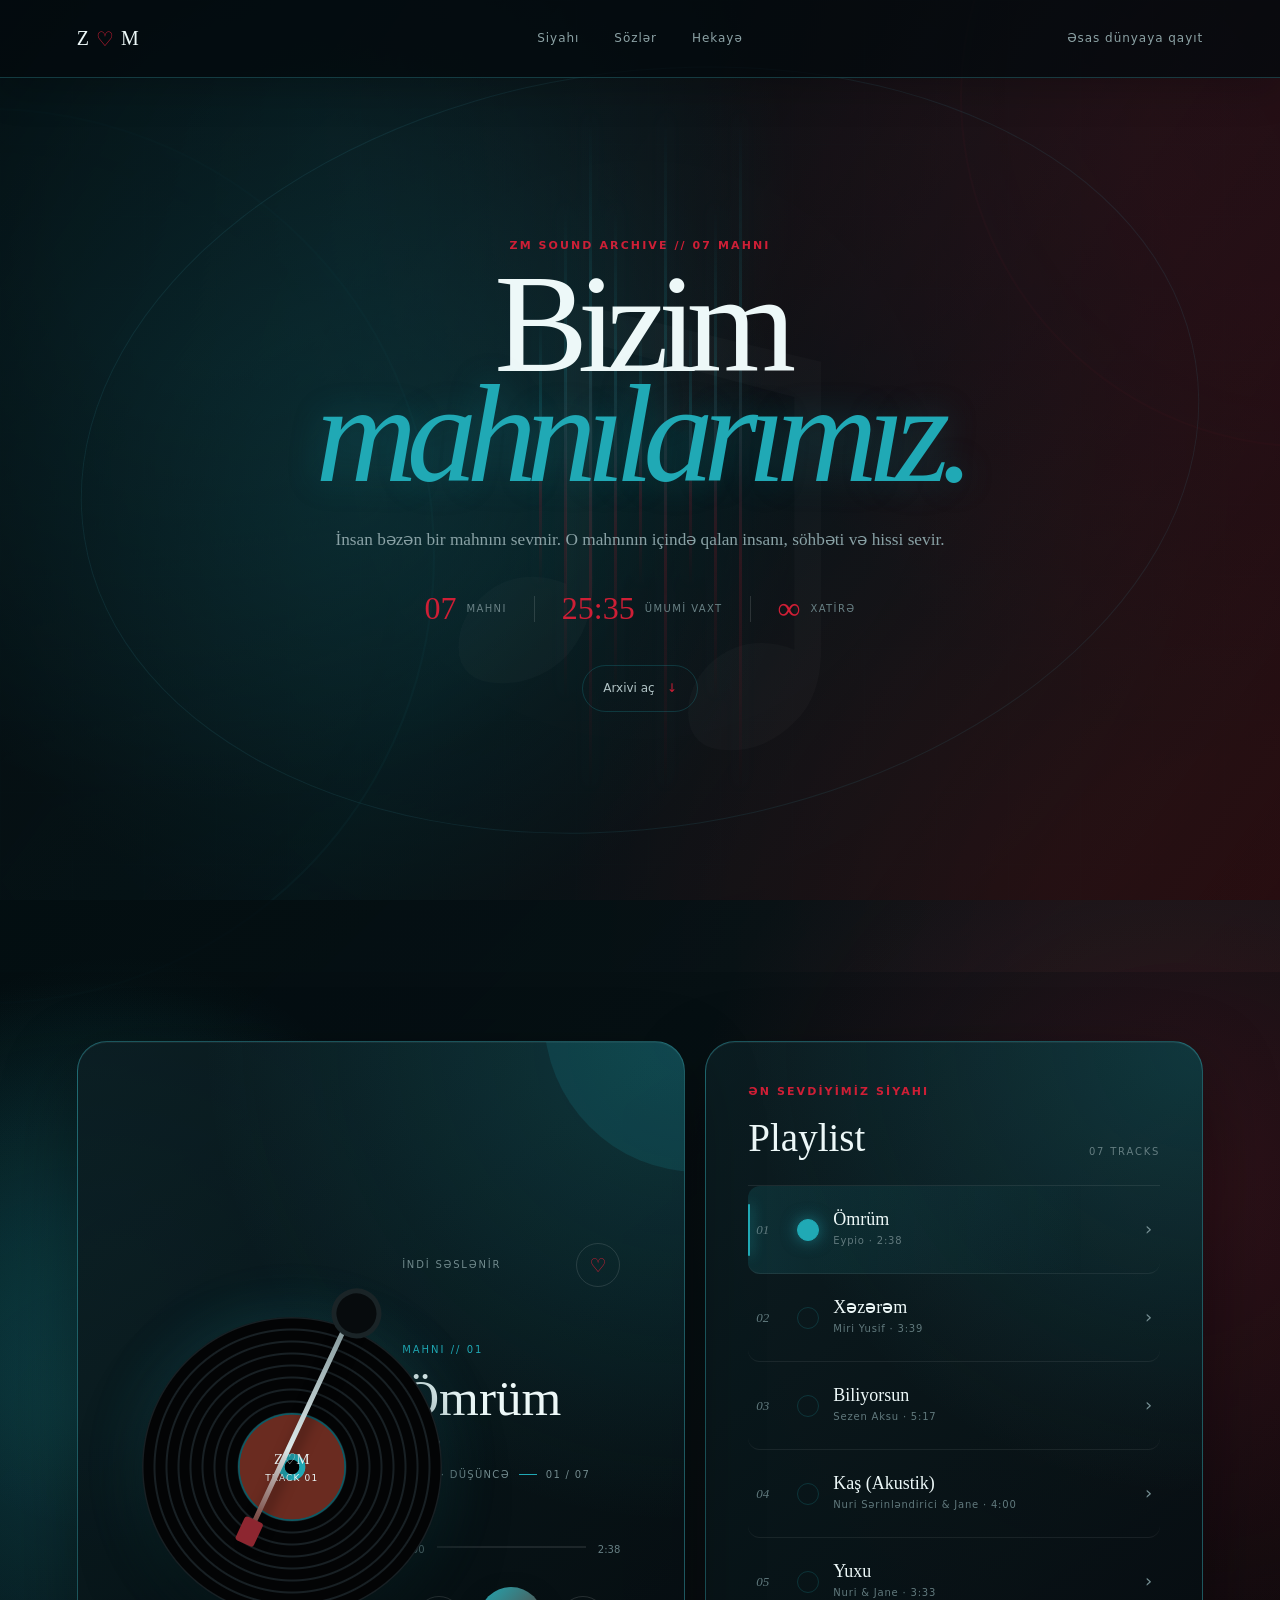
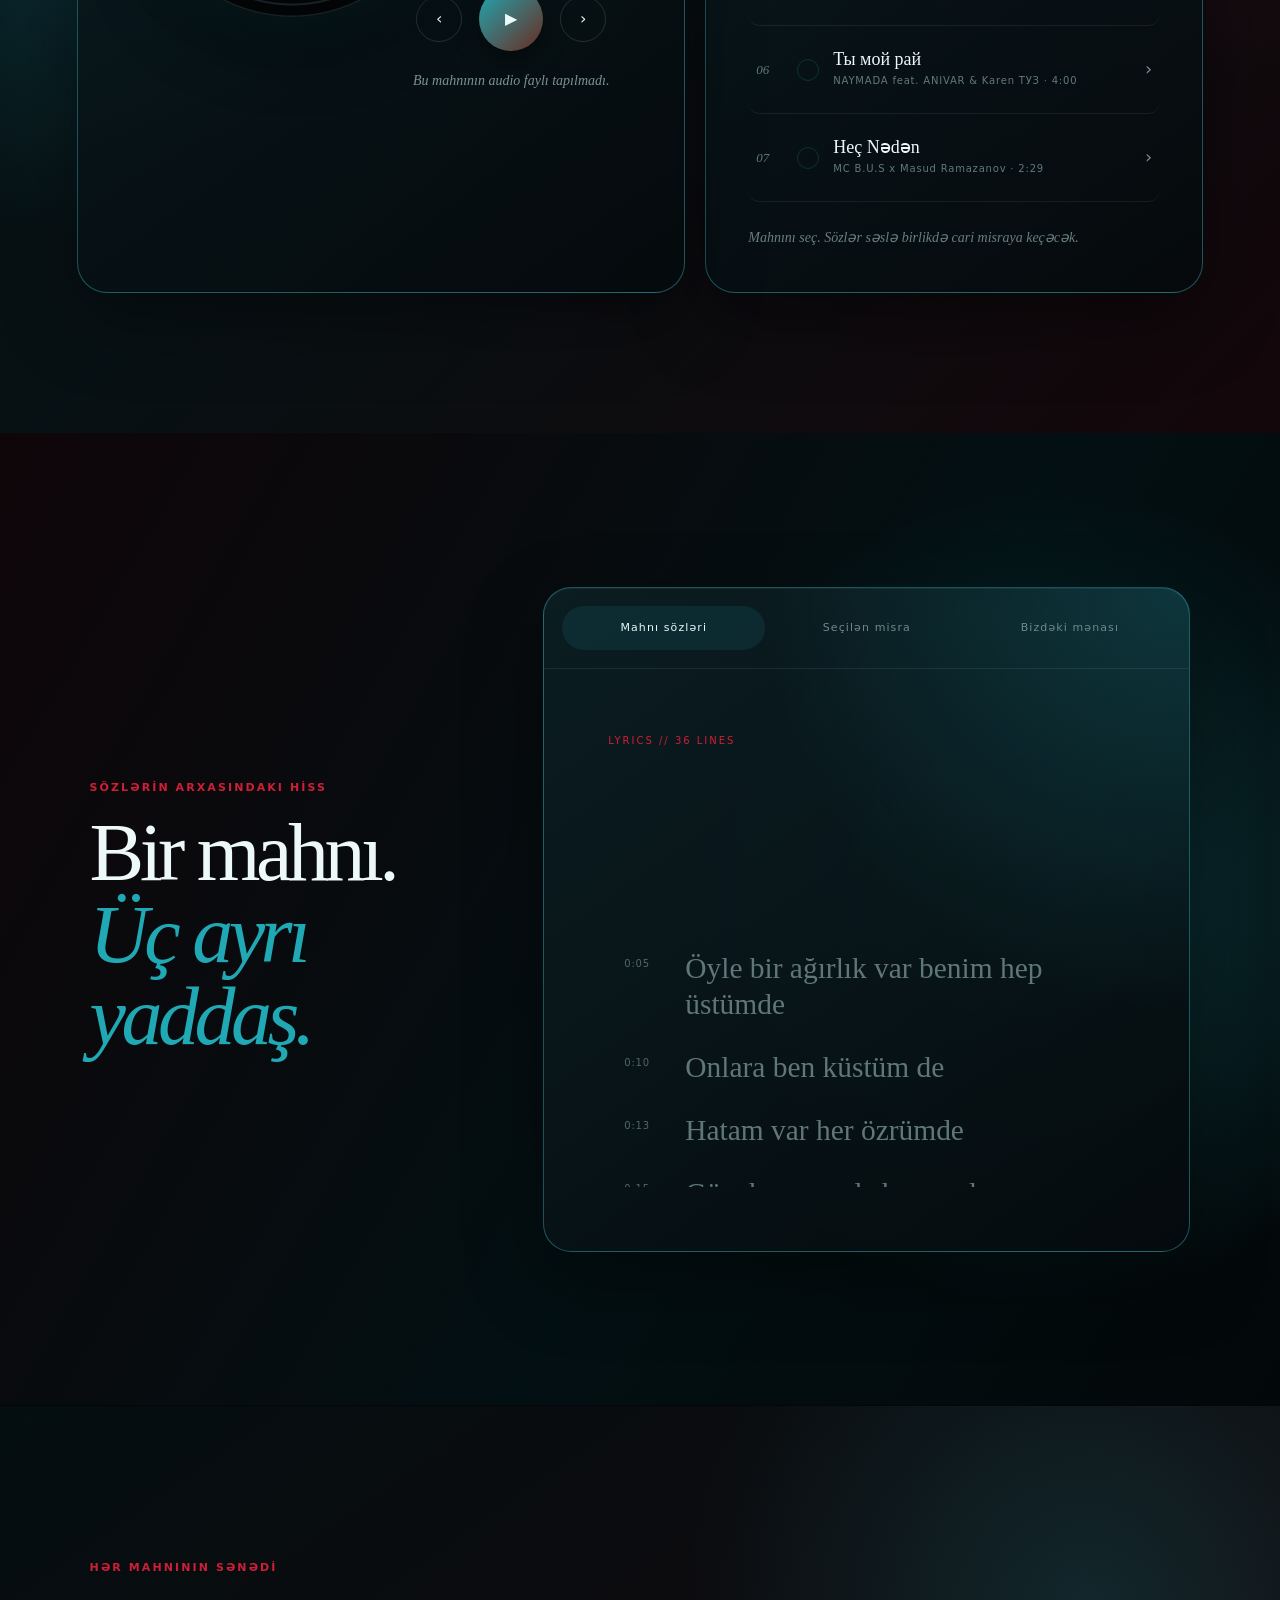
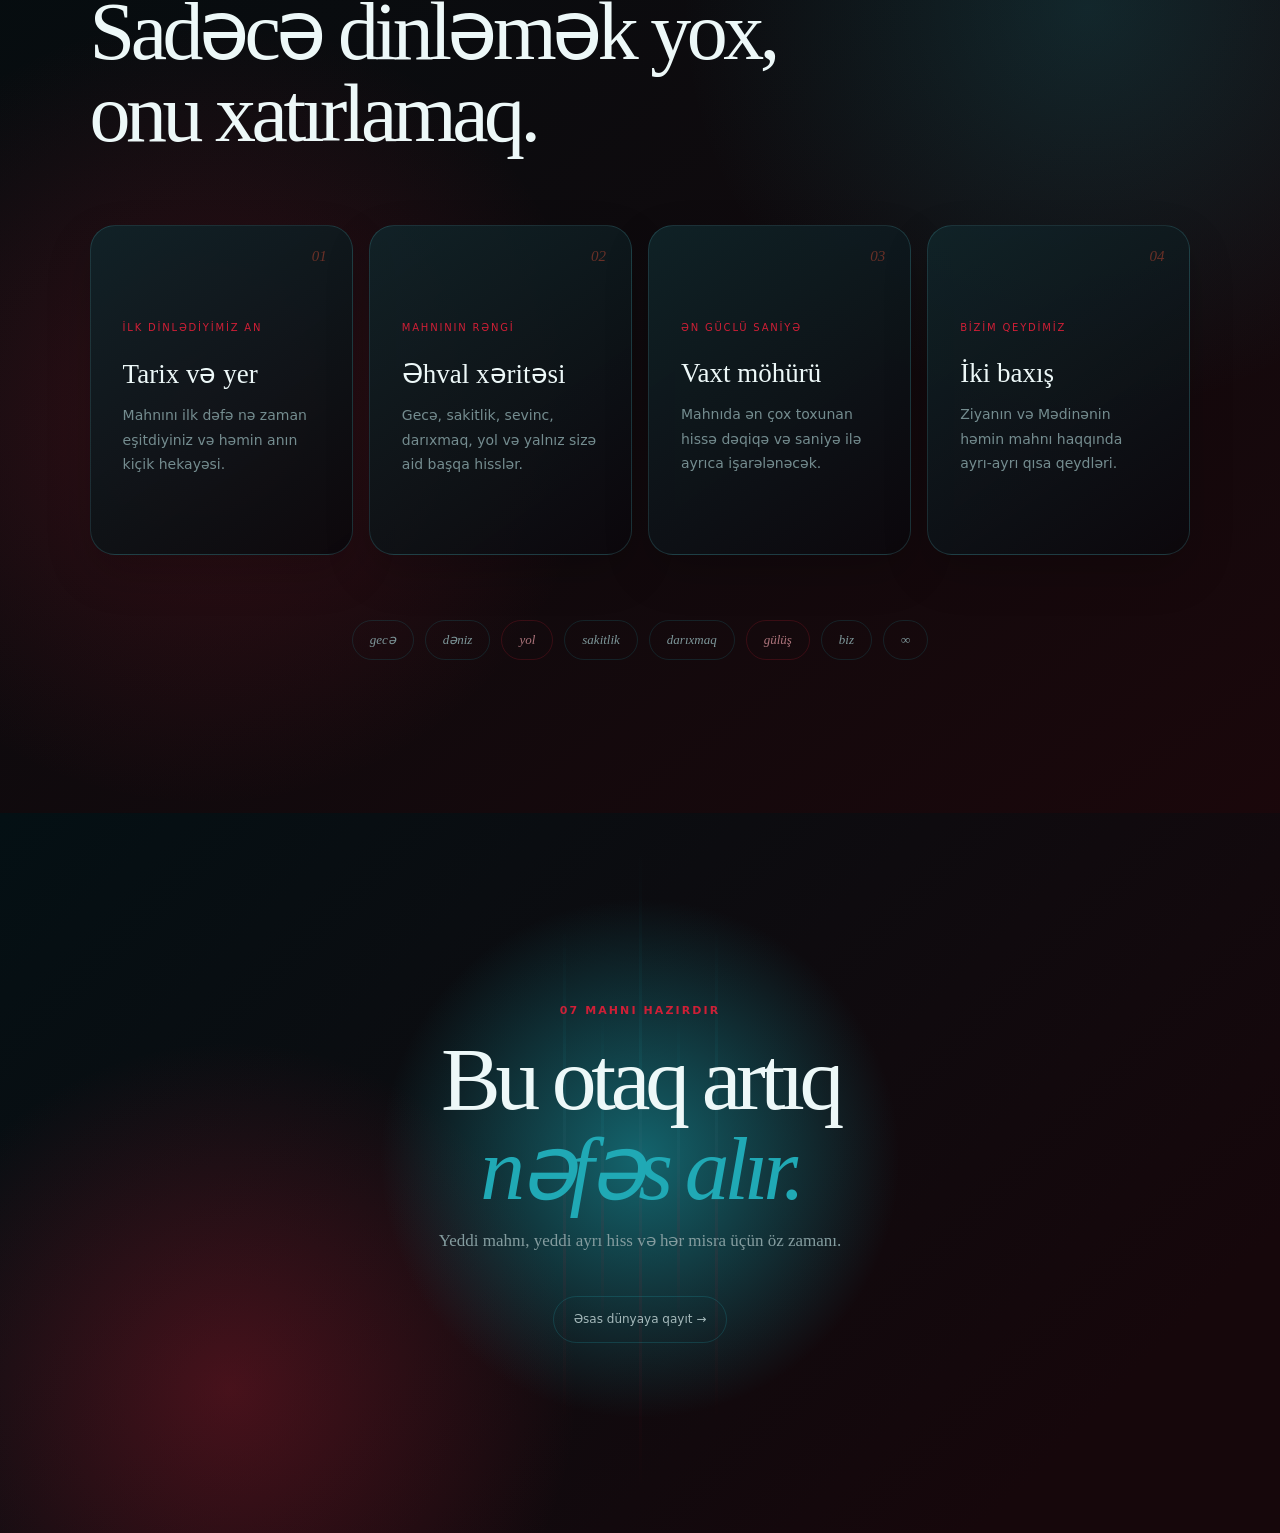
<file: music.html>
<!doctype html>
<html lang="az">
<head>
  <meta charset="UTF-8">
  <meta name="viewport" content="width=device-width, initial-scale=1.0, viewport-fit=cover">
  <meta name="theme-color" content="#020405">
  <meta name="description" content="Ziya və Mədinənin ən sevdiyi mahnılar, sözlər və musiqi xatirələri.">
  <title>ZM | Mahnılar</title>
  <link rel="icon" href="assets/favicon.svg" type="image/svg+xml">
  <link rel="stylesheet" href="music.css">
  <link rel="stylesheet" href="polish.css">
</head>
<body class="music-page">
  <div class="music-grain" aria-hidden="true"></div>
  <div class="ambient-waves" aria-hidden="true"><i></i><i></i><i></i></div>

  <header class="music-header">
    <a class="music-brand" href="index.html"><span>Z</span><i>♡</i><span>M</span></a>
    <nav><a href="#playlist">Siyahı</a><a href="#lyrics">Sözlər</a><a href="#story">Hekayə</a></nav>
    <a class="music-home" href="index.html">Əsas dünyaya qayıt</a>
  </header>

  <main>
    <section class="music-hero">
      <div class="hero-frequency" aria-hidden="true"><span></span><span></span><span></span><span></span><span></span><span></span><span></span><span></span><span></span></div>
      <p class="eyebrow">ZM SOUND ARCHIVE // 07 MAHNI</p>
      <h1>Bizim<br><em>mahnılarımız.</em></h1>
      <p>İnsan bəzən bir mahnını sevmir. O mahnının içində qalan insanı, söhbəti və hissi sevir.</p>
      <div class="music-stats"><span><b>07</b><small>mahnı</small></span><i></i><span><b>25:35</b><small>ümumi vaxt</small></span><i></i><span><b>∞</b><small>xatirə</small></span></div>
      <a class="scroll-music" href="#playlist">Arxivi aç <span>↓</span></a>
    </section>

    <section class="player-section" id="playlist">
      <div class="player-shell">
        <div class="turntable">
          <div class="vinyl" id="vinyl"><div class="vinyl-label"><span>Z♡M</span><small>TRACK 01</small></div></div>
          <div class="tonearm" id="tonearm"><i></i></div>
        </div>

        <div class="now-playing">
          <div class="now-top"><span>İNDİ SƏSLƏNİR</span><button id="favoriteTrack" type="button" aria-pressed="false" aria-label="Mahnını sevimli et">♡</button></div>
          <small class="track-number" id="trackNumber">MAHNI // 01</small>
          <h2 id="trackTitle">Ömrüm</h2>
          <p id="trackArtist">Eypio</p>
          <div class="track-context"><span id="trackMood">Gecə · düşüncə</span><i></i><span id="trackPosition">01 / 07</span></div>
          <div class="progress-row"><span id="currentTime">0:00</span><button class="track-progress" id="trackSeek" type="button" aria-label="Mahnıda vaxt seç"><i id="trackProgress"></i></button><span id="totalTime">2:38</span></div>
          <div class="player-controls">
            <button id="previousTrack" type="button" aria-label="Əvvəlki mahnı">‹</button>
            <button class="play-button" id="playButton" type="button" aria-label="Mahnını səsləndir">▶</button>
            <button id="nextTrack" type="button" aria-label="Növbəti mahnı">›</button>
          </div>
          <p class="player-status" id="playerStatus">Mahnını seç və xatirəni səsləndir.</p>
          <audio id="audioPlayer" preload="metadata"></audio>
        </div>
      </div>

      <div class="playlist-panel">
        <div class="panel-title"><div><p class="eyebrow">Ən sevdiyimiz siyahı</p><h2>Playlist</h2></div><span>07 TRACKS</span></div>
        <div class="track-list" id="trackList">
          <button class="track-slot active" type="button" data-slot="1"><span>01</span><i></i><b>Ömrüm</b><small>Eypio · 2:38</small><em>›</em></button>
          <button class="track-slot" type="button" data-slot="2"><span>02</span><i></i><b>Xəzərəm</b><small>Miri Yusif · 3:39</small><em>›</em></button>
          <button class="track-slot" type="button" data-slot="3"><span>03</span><i></i><b>Biliyorsun</b><small>Sezen Aksu · 5:17</small><em>›</em></button>
          <button class="track-slot" type="button" data-slot="4"><span>04</span><i></i><b>Kaş (Akustik)</b><small>Nuri Sərinləndirici &amp; Jane · 4:00</small><em>›</em></button>
          <button class="track-slot" type="button" data-slot="5"><span>05</span><i></i><b>Yuxu</b><small>Nuri &amp; Jane · 3:33</small><em>›</em></button>
          <button class="track-slot" type="button" data-slot="6"><span>06</span><i></i><b>Ты мой рай</b><small>NAYMADA feat. ANIVAR &amp; Karen ТУЗ · 4:00</small><em>›</em></button>
          <button class="track-slot" type="button" data-slot="7"><span>07</span><i></i><b>Heç Nədən</b><small>MC B.U.S x Masud Ramazanov · 2:29</small><em>›</em></button>
        </div>
        <p class="playlist-hint">Mahnını seç. Sözlər səslə birlikdə cari misraya keçəcək.</p>
      </div>
    </section>

    <section class="lyrics-section" id="lyrics">
      <div class="lyrics-heading"><p class="eyebrow">Sözlərin arxasındakı hiss</p><h2>Bir mahnı.<br><em>Üç ayrı yaddaş.</em></h2></div>
      <div class="lyrics-console">
        <div class="lyrics-tabs" role="tablist">
          <button class="active" type="button" role="tab" aria-selected="true" data-lyrics-tab="full">Mahnı sözləri</button>
          <button type="button" role="tab" aria-selected="false" data-lyrics-tab="line">Seçilən misra</button>
          <button type="button" role="tab" aria-selected="false" data-lyrics-tab="meaning">Bizdəki mənası</button>
        </div>
        <div class="lyrics-screen active" data-lyrics-panel="full">
          <span class="screen-index" id="lyricsIndex">LYRICS // EMPTY</span>
          <div class="synced-lyrics" id="syncedLyrics" aria-live="polite"></div>
          <div class="lyric-placeholder" id="lyricsPlaceholder"><i></i><i></i><i></i><i></i><i></i></div>
          <p id="lyricsEmpty">Mahnı gələndə bütün sözlər burada görünəcək və səslənən sətir cari zamana uyğun işıqlanacaq.</p>
        </div>
        <div class="lyrics-screen" data-lyrics-panel="line">
          <span class="screen-index" id="favoriteLineTime">FAVORITE LINE // 00:00</span>
          <blockquote id="favoriteLineText">“Bizi ən yaxşı izah edən misra hələ seçilməyib.”</blockquote>
          <p id="favoriteLineNote">Sevdiyiniz cümləni ayrıca vurğulayacağıq.</p>
        </div>
        <div class="lyrics-screen" data-lyrics-panel="meaning">
          <span class="screen-index">MEMORY NOTE // ZM</span>
          <blockquote id="meaningTitle">Bu mahnının sizə nəyi xatırlatdığı burada yaşayacaq.</blockquote>
          <p id="meaningText">Tarix, yer, həmin günün əhvalı və mahnının niyə sizə aid olduğu üçün geniş qeyd sahəsi hazırdır.</p>
        </div>
      </div>
    </section>

    <section class="song-story" id="story">
      <div class="story-title"><p class="eyebrow">Hər mahnının sənədi</p><h2>Sadəcə dinləmək yox,<br>onu xatırlamaq.</h2></div>
      <div class="story-grid">
        <article><span>01</span><small>İLK DİNLƏDİYİMİZ AN</small><h3>Tarix və yer</h3><p>Mahnını ilk dəfə nə zaman eşitdiyiniz və həmin anın kiçik hekayəsi.</p></article>
        <article><span>02</span><small>MAHNININ RƏNGİ</small><h3>Əhval xəritəsi</h3><p>Gecə, sakitlik, sevinc, darıxmaq, yol və yalnız sizə aid başqa hisslər.</p></article>
        <article><span>03</span><small>ƏN GÜCLÜ SANİYƏ</small><h3>Vaxt möhürü</h3><p>Mahnıda ən çox toxunan hissə dəqiqə və saniyə ilə ayrıca işarələnəcək.</p></article>
        <article><span>04</span><small>BİZİM QEYDİMİZ</small><h3>İki baxış</h3><p>Ziyanın və Mədinənin həmin mahnı haqqında ayrı-ayrı qısa qeydləri.</p></article>
      </div>
      <div class="mood-cloud"><span>gecə</span><span>dəniz</span><span>yol</span><span>sakitlik</span><span>darıxmaq</span><span>gülüş</span><span>biz</span><span>∞</span></div>
    </section>

    <section class="music-finale"><div class="final-equalizer" aria-hidden="true"><i></i><i></i><i></i><i></i><i></i></div><p class="eyebrow">07 MAHNI HAZIRDIR</p><h2>Bu otaq artıq<br><em>nəfəs alır.</em></h2><p>Yeddi mahnı, yeddi ayrı hiss və hər misra üçün öz zamanı.</p><a href="index.html">Əsas dünyaya qayıt →</a></section>
  </main>

  <script src="performance.js"></script>
  <script src="music-data.js"></script>
  <script src="music.js"></script>
</body>
</html>
</file>
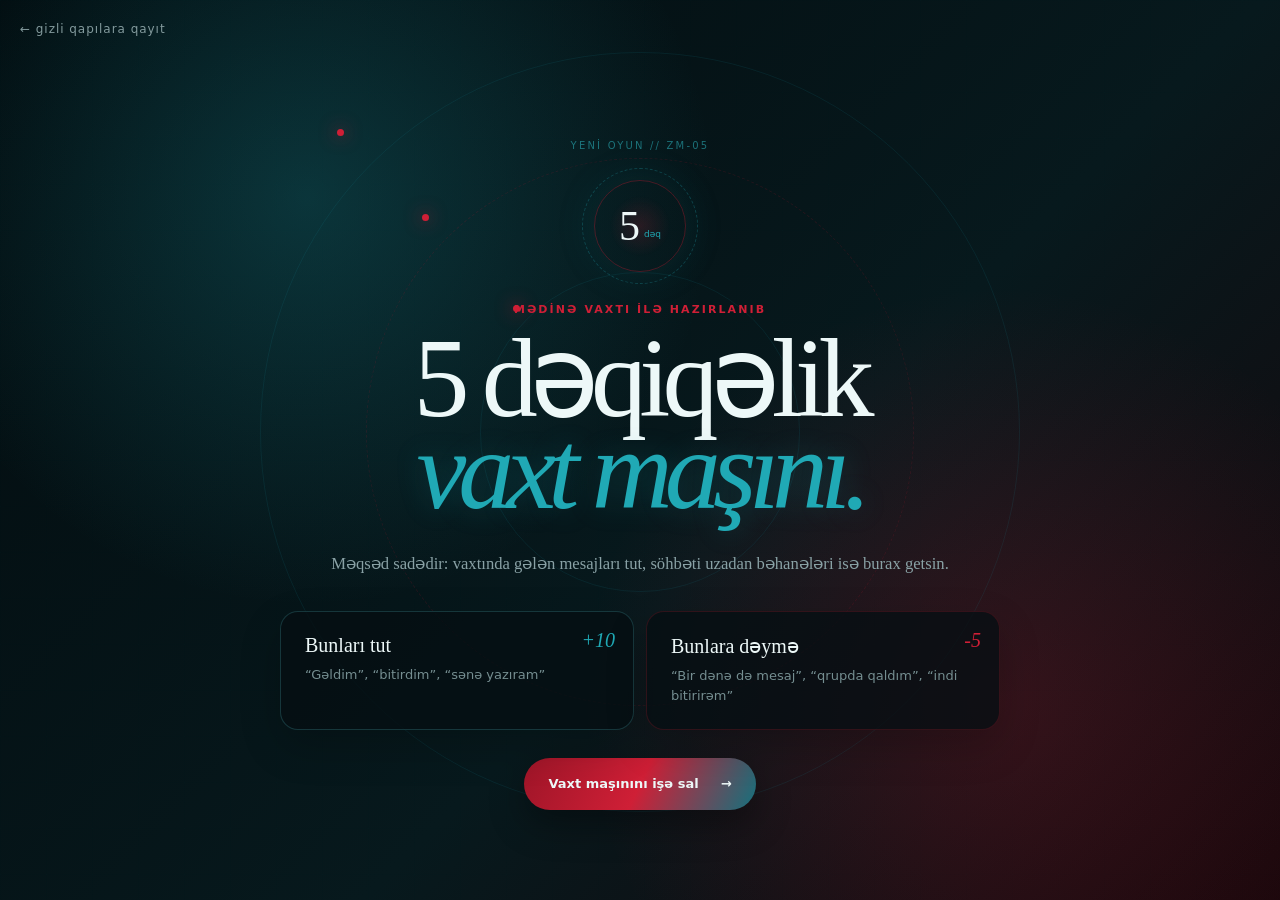
<file: oyun.html>
<!doctype html>
<html lang="az">
<head>
  <meta charset="UTF-8">
  <meta name="viewport" content="width=device-width, initial-scale=1.0, viewport-fit=cover">
  <meta name="theme-color" content="#020405">
  <meta name="description" content="Ziya və Mədinə üçün 5 dəqiqəlik yumor oyunu.">
  <title>ZM | Vaxt maşını</title>
  <link rel="icon" href="assets/favicon.svg" type="image/svg+xml">
  <link rel="stylesheet" href="oyun.css">
  <link rel="stylesheet" href="polish.css">
</head>
<body>
  <div class="game-grid" aria-hidden="true"></div>
  <div class="game-orbits" aria-hidden="true"><i></i><i></i><i></i></div>
  <a class="game-back" href="index.html">← gizli qapılara qayıt</a>

  <main class="game-shell">
    <section class="game-intro" id="gameIntro">
      <span class="game-code">YENİ OYUN // ZM-05</span>
      <div class="time-core" aria-hidden="true"><i></i><b>5</b><small>dəq</small></div>
      <p class="eyebrow">Mədinə vaxtı ilə hazırlanıb</p>
      <h1>5 dəqiqəlik<br><em>vaxt maşını.</em></h1>
      <p class="intro-copy">Məqsəd sadədir: vaxtında gələn mesajları tut, söhbəti uzadan bəhanələri isə burax getsin.</p>

      <div class="rule-cards">
        <article><span>+10</span><b>Bunları tut</b><p>“Gəldim”, “bitirdim”, “sənə yazıram”</p></article>
        <article class="danger"><span>-5</span><b>Bunlara dəymə</b><p>“Bir dənə də mesaj”, “qrupda qaldım”, “indi bitirirəm”</p></article>
      </div>
      <button class="start-game" id="startGame" type="button">Vaxt maşınını işə sal <span>→</span></button>
    </section>

    <section class="game-board" id="gameBoard" aria-hidden="true" hidden>
      <div class="game-hud">
        <div><small>XAL</small><b id="scoreValue">0</b></div>
        <div class="hud-time"><small>QALAN VAXT</small><b><span id="timeValue">25</span>s</b></div>
        <div><small>KOMBO</small><b id="comboValue">x1</b></div>
      </div>

      <div class="message-arena" id="messageArena" aria-label="Uçan mesaj oyun sahəsi">
        <div class="arena-scan" aria-hidden="true"></div>
        <div class="phone-dock" aria-hidden="true"><i></i><span>Z</span><b>♡</b><span>M</span></div>
      </div>
      <p class="game-status" id="gameStatus" role="status">Düzgün mesajı gözlə...</p>
    </section>

    <section class="game-result" id="gameResult" aria-hidden="true" hidden>
      <span class="game-code">VAXT HESABATI // TAMAMLANDI</span>
      <div class="result-ring"><b id="finalScore">0</b><small>xal</small></div>
      <h2 id="resultTitle">Vaxt maşını dayandı.</h2>
      <p id="resultCopy"></p>
      <div class="result-actions">
        <button id="playAgain" type="button">Bir də sına</button>
        <a href="index.html">Bizim dünyaya qayıt</a>
      </div>
    </section>
  </main>

  <script src="performance.js"></script>
  <script src="oyun.js"></script>
</body>
</html>
</file>
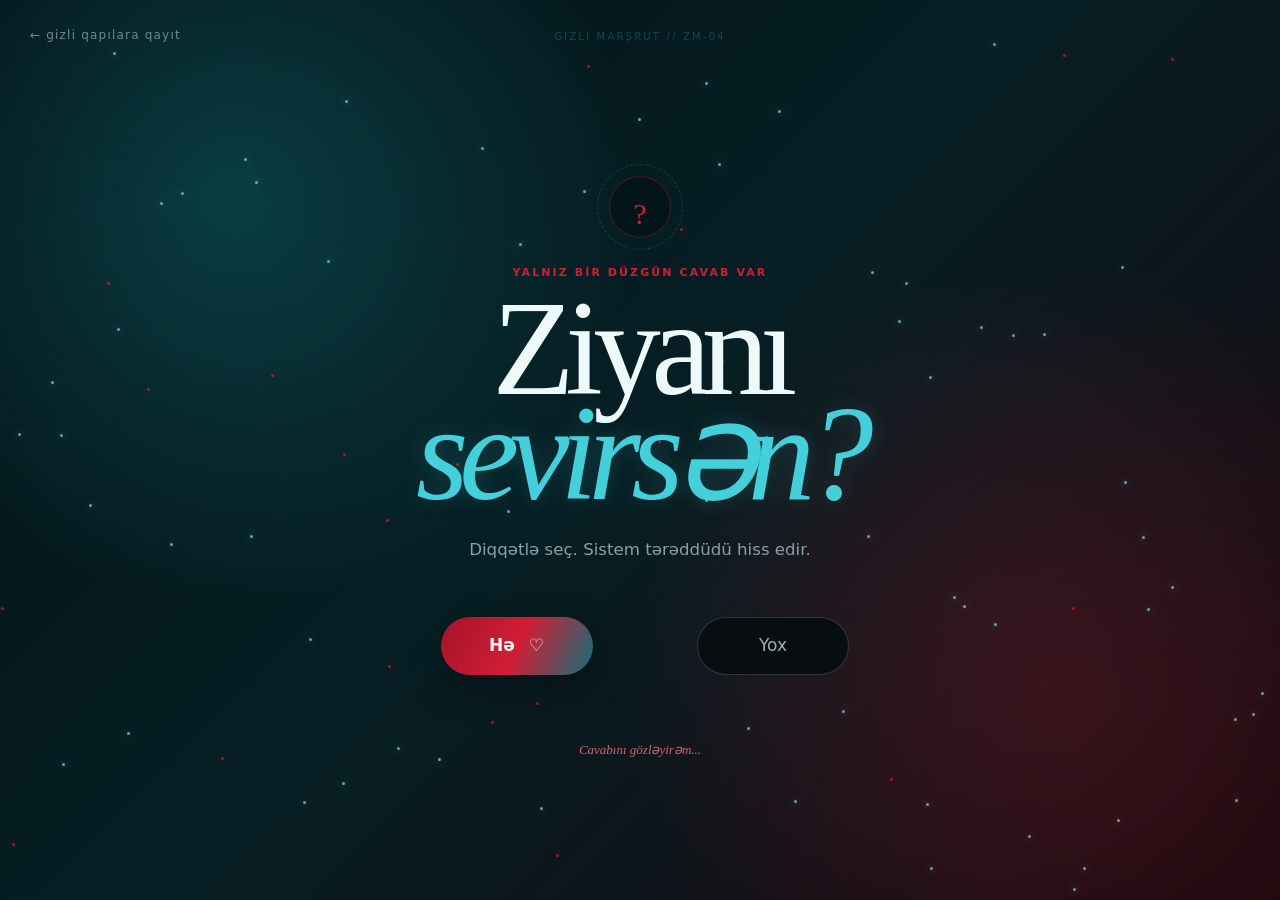
<file: sual.html>
<!doctype html>
<html lang="az">
<head>
  <meta charset="UTF-8">
  <meta name="viewport" content="width=device-width, initial-scale=1.0, viewport-fit=cover">
  <meta name="theme-color" content="#020405">
  <meta name="description" content="Ziya və Mədinə üçün hazırlanmış balaca, gizli sual.">
  <title>ZM | Bir sual</title>
  <link rel="icon" href="assets/favicon.svg" type="image/svg+xml">
  <link rel="stylesheet" href="sual.css">
  <link rel="stylesheet" href="polish.css">
</head>
<body>
  <div class="question-noise" aria-hidden="true"></div>
  <div class="question-stars" id="questionStars" aria-hidden="true"></div>
  <a class="question-back" href="index.html">← gizli qapılara qayıt</a>

  <main class="question-stage" id="questionStage">
    <span class="question-code">GİZLİ MARŞRUT // ZM-04</span>
    <div class="question-heart" aria-hidden="true"><i></i><b>?</b></div>
    <p class="eyebrow">Yalnız bir düzgün cavab var</p>
    <h1>Ziyanı<br><em>sevirsən?</em></h1>
    <p class="question-sub">Diqqətlə seç. Sistem tərəddüdü hiss edir.</p>

    <div class="answer-zone" id="answerZone">
      <button class="yes-button" id="yesButton" type="button">Hə <span>♡</span></button>
      <button class="no-button" id="noButton" type="button">Yox</button>
    </div>
    <p class="try-message" id="tryMessage" role="status">Cavabını gözləyirəm...</p>
  </main>

  <section class="answer-reveal" id="answerReveal" aria-hidden="true">
    <div class="scanner" id="scanner">
      <div class="scan-ring"><i></i><span>Z</span><b>♡</b><span>M</span></div>
      <p id="scanText">Cavab analiz edilir...</p>
      <div class="scan-progress"><i id="scanBar"></i></div>
    </div>

    <div class="reveal-content" id="revealContent" hidden>
      <span class="result-code">NƏTİCƏ // 100% DOĞRU</span>
      <h2>Səhifə sənin “Hə” deyəcəyini<br><em>sən basmamışdan əvvəl bilirdi.</em></h2>
      <p>Çünki bəzi cavablar düyməyə basanda yaranmır. Onlar insanın içində çoxdan mövcud olur, sadəcə bir an gəlib görünür.</p>
      <div class="impossible-equation"><span>13.04.2024</span><i>+</i><span>28.05.2026</span><b>=</b><strong>∞</strong></div>
      <button class="promise-heart" id="promiseHeart" type="button"><span>Z</span><i>♡</i><span>M</span><small>bir dəfə də toxun</small></button>
      <p class="final-whisper" id="finalWhisper">Sirr hələ bitməyib.</p>
      <a class="return-button" href="index.html?lock=1">Bizim dünyaya qayıt</a>
    </div>
  </section>

  <script src="performance.js"></script>
  <script src="sual.js"></script>
</body>
</html>
</file>
<file: style.css>
:root {
  --ink: #edf7f8;
  --muted: #91a7aa;
  --deep: #030609;
  --deep-2: #071016;
  --plum: #102229;
  --berry: #63281f;
  --rose: #cf1f32;
  --rose-light: #26a8b5;
  --cream: #edf7f8;
  --paper: #0b1216;
  --dark-text: #edf7f8;
  --line: rgba(255,255,255,.12);
  --serif: Georgia, "Times New Roman", serif;
  --sans: Inter, ui-sans-serif, system-ui, -apple-system, BlinkMacSystemFont, "Segoe UI", sans-serif;
}

* { box-sizing: border-box; }
html { scroll-behavior: smooth; }
body {
  margin: 0;
  background: var(--deep);
  color: var(--ink);
  font-family: var(--sans);
  overflow-x: hidden;
}
body.locked { overflow: hidden; }
button, input { font: inherit; }
button, a { -webkit-tap-highlight-color: transparent; }
button { color: inherit; }
a { color: inherit; text-decoration: none; }
.sr-only { position: absolute; width: 1px; height: 1px; padding: 0; margin: -1px; overflow: hidden; clip: rect(0,0,0,0); white-space: nowrap; border: 0; }
.noise {
  position: fixed;
  inset: 0;
  z-index: 10000;
  pointer-events: none;
  opacity: .055;
  background-image: url("data:image/svg+xml,%3Csvg viewBox='0 0 180 180' xmlns='http://www.w3.org/2000/svg'%3E%3Cfilter id='n'%3E%3CfeTurbulence type='fractalNoise' baseFrequency='.9' numOctaves='4' stitchTiles='stitch'/%3E%3C/filter%3E%3Crect width='100%25' height='100%25' filter='url(%23n)' opacity='.7'/%3E%3C/svg%3E");
  mix-blend-mode: soft-light;
}
.cursor-glow {
  position: fixed;
  z-index: 9999;
  width: 260px;
  height: 260px;
  border-radius: 50%;
  pointer-events: none;
  background: radial-gradient(circle, rgba(249,91,135,.11), transparent 68%);
  transform: translate(-50%, -50%);
  opacity: 0;
  transition: opacity .3s;
}

/* Lock screen */
.lock-screen {
  position: fixed;
  inset: 0;
  z-index: 9000;
  display: grid;
  place-items: center;
  min-height: 100svh;
  padding: 24px;
  background:
    radial-gradient(circle at 50% 42%, rgba(126,30,77,.26), transparent 32%),
    linear-gradient(145deg, #100711 0%, #1b0919 50%, #0e0710 100%);
  transition: opacity 1s ease, visibility 1s ease, transform 1s ease;
}
.lock-screen.unlocked { opacity: 0; visibility: hidden; transform: scale(1.08); }
.lock-ambient { position: absolute; inset: 0; overflow: hidden; pointer-events: none; }
.blur-orb { position: absolute; border-radius: 50%; filter: blur(8px); opacity: .42; animation: drift 9s ease-in-out infinite alternate; }
.orb-one { width: 300px; height: 300px; left: -100px; top: 12%; background: radial-gradient(circle at 35% 35%, #bd3f70, transparent 68%); }
.orb-two { width: 440px; height: 440px; right: -160px; bottom: -120px; background: radial-gradient(circle at 40% 40%, #69204d, transparent 70%); animation-delay: -3s; }
.orb-three { width: 170px; height: 170px; right: 18%; top: -60px; background: radial-gradient(circle at 40% 40%, #ff8ba6, transparent 70%); animation-delay: -6s; }
@keyframes drift { to { transform: translate(30px, -24px) scale(1.08); } }
.lock-card {
  position: relative;
  width: min(430px, 100%);
  padding: 42px 48px 38px;
  text-align: center;
  border: 1px solid rgba(255,255,255,.13);
  border-radius: 32px;
  background: linear-gradient(145deg, rgba(255,255,255,.075), rgba(255,255,255,.025));
  box-shadow: 0 30px 80px rgba(0,0,0,.42), inset 0 1px rgba(255,255,255,.08);
  backdrop-filter: blur(24px);
}
.lock-emblem { display: flex; justify-content: center; align-items: center; gap: 13px; margin-bottom: 22px; font: 500 20px var(--serif); }
.lock-emblem svg { width: 40px; fill: none; stroke: var(--rose); stroke-width: 1.8; filter: drop-shadow(0 0 10px rgba(250,111,145,.4)); animation: heartbeat 2.6s ease-in-out infinite; }
@keyframes heartbeat { 0%, 45%, 100% { transform: scale(1); } 8% { transform: scale(1.08); } 15% { transform: scale(.98); } 23% { transform: scale(1.05); } }
.eyebrow { margin: 0 0 15px; color: var(--rose); font-size: 11px; font-weight: 700; letter-spacing: .25em; text-transform: uppercase; }
.lock-card h1 { margin: 0; font: 400 clamp(30px, 8vw, 42px)/1.05 var(--serif); letter-spacing: -.035em; }
.lock-copy { margin: 14px auto 28px; color: var(--muted); font-size: 14px; }
.pin-form { position: relative; }
#pinInput { position: absolute; width: 1px; height: 1px; opacity: 0; pointer-events: none; }
.pin-dots { display: flex; justify-content: center; gap: 15px; margin-bottom: 12px; }
.pin-dots span { width: 12px; height: 12px; border: 1px solid rgba(255,255,255,.42); border-radius: 50%; transition: .25s ease; }
.pin-dots span.filled { background: var(--rose); border-color: var(--rose); box-shadow: 0 0 14px rgba(250,111,145,.55); transform: scale(1.08); }
.pin-hint { min-height: 18px; margin: 0 0 19px; color: #9c7d89; font-size: 12px; }
.keypad { display: grid; grid-template-columns: repeat(3, 58px); justify-content: center; gap: 10px 16px; }
.keypad button { width: 58px; height: 45px; border: 1px solid rgba(255,255,255,.1); border-radius: 15px; background: rgba(255,255,255,.04); cursor: pointer; transition: .2s ease; }
.keypad button:hover { background: rgba(255,255,255,.1); border-color: rgba(255,255,255,.2); transform: translateY(-2px); }
.keypad button:active { transform: scale(.94); }
.keypad .key-ghost { color: #987682; border-color: transparent; background: transparent; font-size: 12px; }
.keypad .key-enter { background: var(--rose); color: #32101c; border-color: transparent; }
.key-enter svg { width: 20px; fill: none; stroke: currentColor; stroke-width: 1.8; stroke-linecap: round; stroke-linejoin: round; vertical-align: middle; }
.lock-error { min-height: 18px; margin: 17px 0 0; color: #ff9bad; font-size: 12px; }
.lock-card.shake { animation: shake .45s ease; }
@keyframes shake { 20%, 60% { transform: translateX(-8px); } 40%, 80% { transform: translateX(8px); } }
.lock-footer { position: absolute; bottom: 18px; margin: 0; color: #785a68; font: italic 13px var(--serif); letter-spacing: .12em; }
.lock-footer span { color: var(--rose); margin: 0 6px; }

/* Site shell */
.site { opacity: 0; visibility: hidden; transition: opacity 1.2s .35s ease; }
.site.visible { opacity: 1; visibility: visible; }
.topbar {
  position: fixed;
  z-index: 1000;
  top: 0;
  left: 0;
  width: 100%;
  height: 84px;
  display: flex;
  align-items: center;
  justify-content: space-between;
  padding: 0 clamp(24px, 5vw, 78px);
  border-bottom: 1px solid transparent;
  transition: .35s ease;
}
.topbar.scrolled { height: 68px; background: rgba(17,8,18,.76); border-color: var(--line); backdrop-filter: blur(18px); }
.brand { display: flex; align-items: center; gap: 7px; font: 500 19px var(--serif); letter-spacing: .08em; }
.brand i { color: var(--rose); font-style: normal; font-size: 16px; }
.nav { display: flex; gap: clamp(22px, 3vw, 46px); }
.nav a { position: relative; color: #ceb7c0; font-size: 12px; letter-spacing: .08em; }
.nav a::after { content: ""; position: absolute; left: 0; bottom: -8px; width: 0; height: 1px; background: var(--rose); transition: width .25s; }
.nav a:hover::after, .nav a.active::after { width: 100%; }
.top-actions { display: flex; align-items: center; gap: 14px; }
.tiny-button { display: flex; align-items: center; gap: 8px; padding: 9px 13px; color: #d9bec7; border: 1px solid var(--line); border-radius: 99px; background: rgba(255,255,255,.035); font-size: 11px; cursor: pointer; }
.tiny-button:hover, .tiny-button[aria-pressed="true"] { color: white; border-color: rgba(250,111,145,.45); background: rgba(250,111,145,.12); }
.tiny-icon { color: var(--rose); font-size: 15px; }
.menu-button { display: none; width: 40px; height: 40px; border: 0; background: none; cursor: pointer; }
.menu-button span { display: block; width: 22px; height: 1px; margin: 6px auto; background: white; transition: .25s; }

.hero { position: relative; min-height: 100svh; display: grid; grid-template-columns: 1.05fr .95fr; align-items: center; gap: 3vw; padding: 120px clamp(28px, 7vw, 110px) 70px; overflow: hidden; background: radial-gradient(circle at 78% 45%, rgba(135,31,79,.25), transparent 31%), linear-gradient(125deg, #110812, #1b0a1b 65%, #100710); }
.hero::before { content: ""; position: absolute; inset: 0; opacity: .25; background-image: linear-gradient(rgba(255,255,255,.025) 1px, transparent 1px), linear-gradient(90deg, rgba(255,255,255,.025) 1px, transparent 1px); background-size: 80px 80px; mask-image: linear-gradient(to right, black, transparent 80%); }
.hero-aurora { position: absolute; width: 70vw; height: 70vw; left: -35vw; top: -40vw; border-radius: 50%; border: 1px solid rgba(250,111,145,.15); box-shadow: 0 0 130px rgba(120,25,72,.12), inset 0 0 100px rgba(120,25,72,.07); }
.hero-stars { position: absolute; inset: 0; opacity: .55; background-image: radial-gradient(circle, #fff 0 1px, transparent 1.5px), radial-gradient(circle, #f98aae 0 1px, transparent 1.5px); background-position: 0 0, 45px 75px; background-size: 170px 170px, 210px 210px; mask-image: linear-gradient(90deg, transparent 25%, #000 100%); }
.hero-copy { position: relative; z-index: 2; max-width: 690px; }
.hero-copy .eyebrow { display: flex; align-items: center; gap: 14px; }
.hero-copy .eyebrow span { display: inline-block; width: 32px; height: 1px; background: currentColor; }
.hero h1 { margin: 0; letter-spacing: -.065em; }
.soft-line { display: block; color: #e6d1d8; font: 400 clamp(48px, 6.6vw, 100px)/.94 var(--serif); }
.display-line { display: block; color: var(--rose-light); font: italic 400 clamp(54px, 7.4vw, 112px)/.95 var(--serif); text-shadow: 0 0 45px rgba(250,111,145,.14); }
.hero-lead { max-width: 600px; margin: 30px 0; color: #c7adb7; font: 400 clamp(15px, 1.25vw, 18px)/1.8 var(--sans); }
.hero-actions { display: flex; align-items: center; gap: 26px; }
.primary-button { display: inline-flex; align-items: center; justify-content: center; gap: 18px; min-height: 52px; padding: 0 23px; color: #2b0c17; border: 0; border-radius: 99px; background: linear-gradient(135deg, var(--rose-light), var(--rose)); box-shadow: 0 12px 32px rgba(202,52,99,.2); font-size: 12px; font-weight: 700; cursor: pointer; transition: .3s ease; }
.primary-button:hover { transform: translateY(-3px); box-shadow: 0 17px 40px rgba(202,52,99,.3); }
.primary-button span { font-size: 17px; }
.text-button { padding: 10px 0; border: 0; border-bottom: 1px solid rgba(255,255,255,.2); background: transparent; color: #d5bdc5; font-size: 12px; cursor: pointer; }
.text-button span { color: var(--rose); margin-left: 5px; }
.hero-art { position: relative; z-index: 2; display: grid; place-items: center; aspect-ratio: 1; max-width: 590px; width: 100%; justify-self: center; }
.main-heart { position: relative; z-index: 3; width: min(300px, 59%); padding: 0; border: 0; background: none; cursor: pointer; filter: drop-shadow(0 35px 50px rgba(0,0,0,.35)); transition: transform .3s; }
.main-heart:hover { transform: scale(1.035); }
.main-heart svg { display: block; width: 100%; overflow: visible; animation: floatHeart 5s ease-in-out infinite; }
@keyframes floatHeart { 50% { transform: translateY(-10px) rotate(1deg); } }
.heart-initial { position: absolute; z-index: 2; top: 38%; color: #661b39; font: 500 clamp(30px, 4vw, 52px) var(--serif); text-shadow: 0 1px rgba(255,255,255,.25); }
.initial-m { left: 29%; }.initial-z { right: 29%; }
.heart-line { position: absolute; z-index: 2; top: 35%; left: 50%; width: 1px; height: 24%; background: rgba(80,15,41,.32); transform: rotate(15deg); }
.main-heart small { position: absolute; left: 50%; bottom: 24%; color: rgba(75,16,39,.55); font-size: 9px; letter-spacing: .2em; text-transform: uppercase; transform: translateX(-50%); }
.orbit { position: absolute; z-index: 1; border: 1px solid rgba(250,145,170,.19); border-radius: 50%; }
.orbit-one { width: 78%; height: 78%; animation: spin 18s linear infinite; }
.orbit-two { width: 98%; height: 98%; animation: spin 28s linear infinite reverse; border-style: dashed; }
.orbit span { position: absolute; width: 8px; height: 8px; left: 18%; top: 4%; border-radius: 50%; background: var(--rose); box-shadow: 0 0 16px var(--rose); }
.orbit-two span { width: 5px; height: 5px; left: 84%; top: 14%; background: var(--rose-light); }
@keyframes spin { to { transform: rotate(360deg); } }
.orbit-note { position: absolute; z-index: 4; margin: 0; padding: 7px 12px; color: #cdb3bd; border: 1px solid rgba(255,255,255,.1); border-radius: 99px; background: rgba(18,8,19,.55); backdrop-filter: blur(8px); font: italic 12px var(--serif); }
.note-one { left: 3%; top: 26%; }.note-two { right: 0; top: 57%; }.note-three { left: 14%; bottom: 14%; }
.scroll-cue { position: absolute; z-index: 3; left: 50%; bottom: 20px; display: flex; flex-direction: column; align-items: center; gap: 6px; transform: translateX(-50%); color: #755e67; }
.scroll-cue span { width: 1px; height: 27px; background: linear-gradient(var(--rose), transparent); animation: scrollPulse 2s infinite; }
.scroll-cue small { font-size: 8px; letter-spacing: .2em; text-transform: uppercase; }
@keyframes scrollPulse { 50% { transform: scaleY(.5); transform-origin: top; } }

.section { position: relative; padding: clamp(90px, 12vw, 170px) clamp(24px, 7vw, 110px); }
.section-heading { max-width: 760px; margin: 0 auto 68px; text-align: center; }
.section-heading.left { margin-left: 0; text-align: left; }
.section-heading h2 { margin: 0 0 21px; color: var(--cream); font: 400 clamp(42px, 6vw, 76px)/1.02 var(--serif); letter-spacing: -.045em; }
.section-heading > p:last-child { max-width: 630px; margin: 0 auto; color: var(--muted); font-size: 15px; line-height: 1.8; }
.section-heading.left > p:last-child { margin-left: 0; }
.intro { background: var(--cream); color: var(--dark-text); }
.intro .section-heading h2 { color: var(--dark-text); }
.intro .section-heading > p:last-child { color: #71545e; }
.bond-grid { display: grid; grid-template-columns: repeat(3, 1fr); gap: 18px; max-width: 1180px; margin: 0 auto; }
.bond-card { position: relative; min-height: 360px; padding: 34px; overflow: hidden; border: 1px solid rgba(73,30,45,.1); border-radius: 26px; background: #f9eeeb; transition: .35s ease; }
.bond-card:hover { transform: translateY(-8px); box-shadow: 0 24px 55px rgba(75,29,48,.1); }
.bond-card.featured { color: var(--ink); background: linear-gradient(145deg, #5d183d, #2a0e25); box-shadow: 0 25px 60px rgba(73,22,52,.18); }
.card-number { position: absolute; right: 28px; top: 25px; color: #b99aa4; font: italic 13px var(--serif); }
.featured .card-number { color: #a87389; }
.line-icon { width: 66px; height: 66px; display: grid; place-items: center; margin: 55px 0 46px; color: var(--berry); font: 300 42px var(--serif); border: 1px solid rgba(114,35,66,.15); border-radius: 50%; }
.line-icon:not(.heart-icon):not(.infinity-icon) { position: relative; }
.line-icon:not(.heart-icon):not(.infinity-icon) span { position: absolute; width: 24px; height: 1px; background: currentColor; transform-origin: right; }
.line-icon:not(.heart-icon):not(.infinity-icon) span:first-child { transform: translateX(-5px) rotate(35deg); }
.line-icon:not(.heart-icon):not(.infinity-icon) span:last-child { transform: translateX(9px) rotate(-35deg); }
.featured .line-icon { color: var(--rose-light); border-color: rgba(255,255,255,.15); }
.bond-card h3 { margin: 0 0 14px; font: 400 28px var(--serif); }
.bond-card p { margin: 0; color: #785a64; font-size: 13px; line-height: 1.75; }
.featured p { color: #c9aeba; }
.statement { max-width: 900px; margin: 130px auto 0; text-align: center; }
.quote-mark { display: block; height: 45px; color: var(--rose); font: 400 75px/.8 var(--serif); }
.statement blockquote { margin: 15px 0 20px; color: #482331; font: italic 400 clamp(31px, 4.5vw, 54px)/1.25 var(--serif); }
.statement p { color: #987b84; font-size: 11px; letter-spacing: .08em; }

.timeline-section { overflow: hidden; background: linear-gradient(180deg, #170a18, #100711); }
.timeline-section::before { content: "ZM"; position: absolute; right: -5vw; top: 4%; color: rgba(255,255,255,.018); font: 700 34vw/.8 var(--serif); letter-spacing: -.15em; }
.timeline { position: relative; max-width: 1040px; margin: 0 auto; }
.timeline-line { position: absolute; top: 0; bottom: 0; left: 50%; width: 1px; background: linear-gradient(transparent, rgba(250,111,145,.35) 8%, rgba(250,111,145,.35) 92%, transparent); }
.timeline-line span { position: sticky; display: block; top: 45%; width: 7px; height: 7px; margin-left: -3px; border-radius: 50%; background: var(--rose); box-shadow: 0 0 20px var(--rose); }
.memory { position: relative; display: grid; grid-template-columns: 1fr 90px 1fr; align-items: center; min-height: 310px; }
.memory-card { grid-column: 1; padding: 34px; border: 1px solid var(--line); border-radius: 24px; background: rgba(255,255,255,.04); backdrop-filter: blur(12px); transition: .3s; }
.memory-card:hover { border-color: rgba(250,111,145,.35); background: rgba(255,255,255,.065); transform: translateY(-4px); }
.memory-date { grid-column: 2; grid-row: 1; z-index: 2; display: flex; flex-direction: column; align-items: center; color: var(--rose); }
.memory-date span { display: grid; place-items: center; width: 52px; height: 52px; border: 1px solid rgba(250,111,145,.38); border-radius: 50%; background: #160916; font: 400 20px var(--serif); box-shadow: 0 0 0 8px #160916; }
.memory-date small { margin-top: 14px; color: #806773; font-size: 8px; letter-spacing: .14em; text-transform: uppercase; }
.memory.reverse .memory-card { grid-column: 3; }
.memory-tag { color: var(--rose); font-size: 9px; font-weight: 700; letter-spacing: .2em; text-transform: uppercase; }
.memory-card h3 { margin: 13px 0 12px; font: 400 30px var(--serif); }
.memory-card p { margin: 0; color: #ae929e; font-size: 13px; line-height: 1.75; }
.edit-hint { width: 100%; display: flex; justify-content: space-between; margin-top: 25px; padding: 14px 0 0; color: #7f6571; border: 0; border-top: 1px solid rgba(255,255,255,.08); background: none; font-size: 10px; cursor: default; }
.edit-hint span { color: var(--rose); }
.future-card { background: linear-gradient(145deg, rgba(143,36,84,.15), rgba(255,255,255,.03)); }
.mini-hearts { display: flex; gap: 7px; margin-top: 24px; color: var(--rose); }
.mini-hearts i { font-style: normal; animation: heartbeat 2.4s infinite; }.mini-hearts i:nth-child(2){animation-delay:.3s}.mini-hearts i:nth-child(3){animation-delay:.6s}

.gallery-section { color: var(--dark-text); background: #ead8d7; }
.gallery-section .section-heading h2 { color: var(--dark-text); }
.gallery-section .section-heading > p:last-child { color: #765b64; }
.gallery-grid { display: grid; grid-template-columns: 1.15fr .85fr .85fr; grid-template-rows: 250px 250px; gap: 18px; max-width: 1180px; margin: 0 auto; }
.photo-slot { position: relative; min-height: 220px; padding: 0; overflow: hidden; color: white; border: 0; border-radius: 26px; background: #321629; cursor: pointer; isolation: isolate; }
.photo-large { grid-row: span 2; }
.photo-wide { grid-column: 2 / 4; }
.photo-slot::after { content: ""; position: absolute; inset: 0; z-index: -1; background: linear-gradient(to top, rgba(20,5,15,.82), transparent 70%); }
.photo-shape { position: absolute; inset: 0; z-index: -2; transition: transform .7s ease; background-size: cover; background-position: center; }
.photo-slot:hover .photo-shape { transform: scale(1.05); }
.shape-one { background: radial-gradient(circle at 30% 25%, rgba(255,170,185,.5), transparent 25%), linear-gradient(140deg, #81314e, #321526 48%, #b75371); }
.shape-two { background: radial-gradient(circle at 70% 30%, rgba(255,198,207,.38), transparent 25%), linear-gradient(130deg, #260d21, #743250 55%, #bd667b); }
.shape-three { background: linear-gradient(145deg, #b86178, #3f172d); }
.shape-four { background: linear-gradient(145deg, #3c1830, #9f4563); }
.photo-content { position: absolute; left: 30px; right: 30px; bottom: 28px; display: grid; grid-template-columns: 42px 1fr; text-align: left; }
.photo-content i { grid-row: span 2; display: grid; place-items: center; width: 34px; height: 34px; margin-top: 2px; border: 1px solid rgba(255,255,255,.5); border-radius: 50%; font-style: normal; font-size: 20px; }
.photo-content b { font: 400 23px var(--serif); }.photo-content small { color: #d9bdc6; font-size: 9px; letter-spacing: .1em; text-transform: uppercase; }
.photo-slot.has-photo .photo-content i { font-size: 0; }.photo-slot.has-photo .photo-content i::after { content: "↻"; font-size: 14px; }

.universe-section { padding-top: 0; color: var(--dark-text); background: #ead8d7; }
.universe-card { position: relative; min-height: 600px; display: grid; place-items: center; overflow: hidden; border-radius: 34px; background: radial-gradient(circle at 50% 50%, #35122f, #110812 70%); color: var(--ink); box-shadow: 0 40px 100px rgba(54,17,39,.2); }
.constellation { position: absolute; inset: 0; opacity: .7; }
.constellation svg { width: 100%; height: 100%; }
.constellation path { fill: none; stroke: rgba(255,188,207,.27); stroke-width: 1; stroke-dasharray: 4 7; }
.constellation .soft-path { opacity: .4; }
.constellation i { position: absolute; left: var(--x); top: var(--y); width: 7px; height: 7px; border-radius: 50%; background: #ffd5df; box-shadow: 0 0 18px #ff7098; animation: starPulse 2.6s var(--d) ease-in-out infinite; }
@keyframes starPulse { 50% { opacity: .35; transform: scale(.65); } }
.universe-copy { position: relative; z-index: 2; max-width: 650px; padding: 60px 28px; text-align: center; }
.universe-copy h2 { margin: 0 0 22px; font: 400 clamp(46px, 6.6vw, 82px)/1.02 var(--serif); letter-spacing: -.05em; }
.universe-copy > p:not(.eyebrow) { max-width: 570px; margin: 0 auto; color: #bea4af; font-size: 14px; line-height: 1.85; }
.universe-names { display: flex; justify-content: center; align-items: center; gap: 18px; margin-top: 35px; color: var(--rose-light); font: italic 24px var(--serif); }
.universe-names i { color: var(--rose); font-size: 12px; }

.notes-section { background: var(--cream); color: var(--dark-text); }
.notes-section .section-heading h2 { color: var(--dark-text); }.notes-section .section-heading > p:last-child { color: #765b64; }
.notes-grid { display: grid; grid-template-columns: repeat(3, 1fr); gap: 20px; max-width: 1180px; margin: 0 auto; }
.note-card { position: relative; min-height: 370px; display: flex; flex-direction: column; justify-content: space-between; padding: 31px; text-align: left; border: 1px solid #ddc8c9; border-radius: 7px 28px 7px 28px; background: #f2e0df; color: #482330; cursor: pointer; box-shadow: 0 15px 35px rgba(77,35,49,.07); transition: .35s; transform: rotate(-1deg); }
.note-card:nth-child(2) { transform: translateY(22px) rotate(1.3deg); }.note-card:nth-child(3) { transform: rotate(-.5deg); }
.note-card:hover { transform: translateY(-8px) rotate(0); box-shadow: 0 25px 55px rgba(77,35,49,.14); }
.note-card:nth-child(2):hover { transform: translateY(14px) rotate(0); }
.note-card.blush { background: #e8c7cd; }.note-card.dark { color: var(--ink); border-color: #48203c; background: #35132e; }
.note-top { display: flex; justify-content: space-between; color: #9a737f; font-size: 9px; letter-spacing: .15em; text-transform: uppercase; }
.dark .note-top { color: #a98190; }.note-top i { font: italic 17px var(--serif); }
.note-card h3 { align-self: center; margin: auto 0; font: italic 400 clamp(29px, 3vw, 40px)/1.2 var(--serif); }
.note-seal { align-self: center; display: grid; place-items: center; width: 50px; height: 50px; color: #f4d2d8; border-radius: 50%; background: #9c3059; box-shadow: inset 0 0 0 3px rgba(255,255,255,.1), 0 6px 15px rgba(85,26,49,.2); font-size: 22px; }

.finale { min-height: 760px; display: grid; place-items: center; overflow: hidden; text-align: center; background: radial-gradient(circle at 50% 50%, #46133a, #140814 62%); }
.finale-rings { position: absolute; inset: 0; display: grid; place-items: center; }
.finale-rings span { position: absolute; width: 33vw; height: 33vw; min-width: 320px; min-height: 320px; border: 1px solid rgba(255,127,161,.12); border-radius: 50%; animation: ringBreath 5s ease-in-out infinite; }
.finale-rings span:nth-child(2) { width: 50vw; height: 50vw; animation-delay: -1.2s; }.finale-rings span:nth-child(3) { width: 68vw; height: 68vw; animation-delay: -2.4s; }
@keyframes ringBreath { 50% { transform: scale(1.06); opacity: .4; } }
.finale-content { position: relative; z-index: 2; max-width: 900px; }
.finale h2 { margin: 0; font: 400 clamp(45px, 7vw, 88px)/1.05 var(--serif); letter-spacing: -.05em; }
.finale h2 em { color: var(--rose-light); font-weight: 400; }
.final-names { margin: 35px 0 22px; color: var(--rose); font: italic 28px var(--serif); }.final-names i { margin: 0 15px; color: #a68190; font-size: 18px; }
.finale-content > p:not(.eyebrow) { color: #b999a7; font-size: 13px; }
.replay-button { margin-top: 30px; }
footer { display: grid; grid-template-columns: 1fr auto 1fr; align-items: center; gap: 20px; padding: 38px clamp(24px, 6vw, 90px); color: #8a6d79; border-top: 1px solid var(--line); background: #0d060e; }
footer p { margin: 0; font: italic 13px var(--serif); text-align: center; } footer small { justify-self: end; font-size: 9px; letter-spacing: .08em; }

.floating-hearts { position: fixed; inset: 0; z-index: 800; pointer-events: none; overflow: hidden; }
.float-heart { position: absolute; bottom: -40px; color: var(--rose); opacity: 0; font-family: var(--serif); animation: heartRise var(--duration) ease-in forwards; }
@keyframes heartRise { 10% { opacity: .7; } 100% { opacity: 0; transform: translate(var(--drift), -110vh) rotate(var(--rotate)); } }
.reveal { opacity: 0; transform: translateY(30px); transition: opacity .8s ease, transform .8s ease; }
.reveal.in-view { opacity: 1; transform: translateY(0); }
.bond-grid .reveal:nth-child(2), .notes-grid .reveal:nth-child(2) { transition-delay: .12s; }.bond-grid .reveal:nth-child(3), .notes-grid .reveal:nth-child(3) { transition-delay: .24s; }

.note-modal { position: fixed; inset: 0; z-index: 3000; display: grid; place-items: center; padding: 24px; }
.note-modal[hidden] { display: none; }
.modal-backdrop { position: absolute; inset: 0; background: rgba(10,3,9,.78); backdrop-filter: blur(12px); animation: fadeIn .3s; }
.modal-paper { position: relative; width: min(520px, 100%); min-height: 430px; display: flex; flex-direction: column; justify-content: center; padding: 70px 58px; color: #482330; border-radius: 4px 35px 4px 35px; background: #f4e4e1; box-shadow: 0 35px 100px rgba(0,0,0,.5); animation: modalIn .45s ease; transform: rotate(-.7deg); }
@keyframes fadeIn { from { opacity: 0; } } @keyframes modalIn { from { opacity: 0; transform: translateY(25px) scale(.95) rotate(-2deg); } }
.modal-close { position: absolute; right: 20px; top: 18px; width: 37px; height: 37px; color: #714452; border: 1px solid #d4b9bd; border-radius: 50%; background: transparent; font-size: 22px; cursor: pointer; }
.modal-heart { color: var(--berry); font-size: 36px; }.modal-paper h2 { margin: 2px 0 22px; font: italic 400 40px var(--serif); }.modal-paper > p:not(.eyebrow) { margin: 0; font: 400 18px/1.8 var(--serif); }.modal-sign { align-self: flex-end; margin-top: 35px; color: var(--berry); font: italic 18px var(--serif); }
.easter-message { position: fixed; z-index: 4000; left: 50%; bottom: 28px; width: min(490px, calc(100% - 32px)); padding: 18px 22px; color: #35101f; border-radius: 16px; background: var(--rose-light); box-shadow: 0 20px 50px rgba(0,0,0,.35); font: italic 15px/1.5 var(--serif); text-align: center; opacity: 0; transform: translate(-50%, 30px); visibility: hidden; transition: .4s ease; }
.easter-message.show { opacity: 1; transform: translate(-50%, 0); visibility: visible; }

@media (max-width: 900px) {
  .topbar { height: 70px; padding: 0 22px; }
  .nav { position: fixed; top: 0; right: 0; width: min(330px, 85vw); height: 100svh; flex-direction: column; justify-content: center; padding: 60px; background: rgba(25,9,23,.97); box-shadow: -20px 0 60px rgba(0,0,0,.3); transform: translateX(105%); transition: .35s ease; }
  .nav.open { transform: translateX(0); }.nav a { font: 400 28px var(--serif); }.menu-button { position: relative; z-index: 2; display: block; }
  .menu-button.open span:first-child { transform: translateY(3.5px) rotate(45deg); }.menu-button.open span:last-child { transform: translateY(-3.5px) rotate(-45deg); }
  .tiny-button span:last-child { display: none; }
  .hero { grid-template-columns: 1fr; padding-top: 130px; padding-bottom: 90px; text-align: center; }
  .hero-copy { margin: 0 auto; }.hero-copy .eyebrow, .hero-actions { justify-content: center; }.hero-lead { margin-left: auto; margin-right: auto; }
  .hero-art { width: min(520px, 90vw); margin-top: 20px; }.scroll-cue { display: none; }
  .bond-grid, .notes-grid { grid-template-columns: 1fr; max-width: 520px; }.bond-card { min-height: 290px; }.line-icon { margin: 30px 0; }
  .note-card, .note-card:nth-child(2), .note-card:nth-child(3) { min-height: 300px; transform: none; }.note-card:nth-child(2):hover { transform: translateY(-8px); }
  .gallery-grid { grid-template-columns: 1fr 1fr; grid-template-rows: 420px 260px 250px; }.photo-large { grid-column: 1 / 3; grid-row: auto; }.photo-wide { grid-column: 1 / 3; }
  footer { grid-template-columns: 1fr; justify-items: center; text-align: center; } footer small { justify-self: center; }
}

@media (max-width: 640px) {
  .lock-card { padding: 35px 22px 28px; border-radius: 26px; }.lock-footer { bottom: 9px; }
  .section { padding-left: 20px; padding-right: 20px; }.section-heading { margin-bottom: 45px; }
  .hero { padding-left: 20px; padding-right: 20px; }.hero-actions { flex-direction: column; gap: 14px; }.hero-art { width: 100%; }
  .orbit-note { font-size: 10px; }.note-one { left: 0; }.note-two { right: 0; }
  .memory { grid-template-columns: 58px 1fr; gap: 16px; margin-bottom: 25px; min-height: auto; }.timeline-line { left: 25px; }.memory-date { grid-column: 1; align-self: start; }.memory-date span { width: 48px; height: 48px; box-shadow: 0 0 0 6px #160916; }.memory-date small { display: none; }.memory-card, .memory.reverse .memory-card { grid-column: 2; padding: 25px; }.memory-card h3 { font-size: 25px; }
  .gallery-grid { grid-template-columns: 1fr; grid-template-rows: 370px 230px 220px 220px; }.photo-large, .photo-wide { grid-column: auto; }.photo-content { left: 22px; bottom: 21px; }
  .universe-section { padding-top: 0; }.universe-card { min-height: 560px; border-radius: 25px; }
  .modal-paper { min-height: 390px; padding: 58px 31px; }.modal-paper h2 { font-size: 34px; }
  .finale { min-height: 650px; }.finale-rings span:nth-child(3) { width: 130vw; height: 130vw; }
}

/* 2026 mystery theme */
body {
  background: #030609;
  background-image: radial-gradient(circle at 12% 15%, rgba(177, 18, 39, .08), transparent 24%), radial-gradient(circle at 88% 30%, rgba(18, 135, 149, .08), transparent 28%);
}
.cursor-glow { background: radial-gradient(circle, rgba(24, 153, 166, .14), rgba(179, 19, 38, .05) 42%, transparent 70%); }
.lock-screen {
  background: radial-gradient(circle at 18% 24%, rgba(177,19,38,.18), transparent 26%), radial-gradient(circle at 82% 72%, rgba(14,125,140,.17), transparent 28%), linear-gradient(145deg, #010203, #090b0e 54%, #160906);
}
.lock-screen::after { content: ""; position: absolute; inset: 0; pointer-events: none; opacity: .16; background: repeating-linear-gradient(0deg, transparent 0 4px, rgba(32,179,190,.07) 5px); animation: scanScreen 9s linear infinite; }
.orb-one { background: radial-gradient(circle at 35% 35%, #b31326, transparent 68%); }
.orb-two { background: radial-gradient(circle at 40% 40%, #0a7180, transparent 70%); }
.orb-three { background: radial-gradient(circle at 40% 40%, #693025, transparent 70%); }
.lock-card { border-color: rgba(41,172,181,.19); background: linear-gradient(145deg, rgba(19,34,39,.76), rgba(4,6,8,.78)); box-shadow: 0 30px 100px rgba(0,0,0,.72), 0 0 45px rgba(17,139,151,.08), inset 0 1px rgba(255,255,255,.06); }
.lock-card::before { content: "ZM // 1304 // 2805"; position: absolute; top: 15px; left: 20px; color: rgba(44,185,194,.24); font: 8px var(--sans); letter-spacing: .2em; }
.lock-emblem svg { stroke: #cf1f32; filter: drop-shadow(0 0 12px rgba(207,31,50,.7)); }
.eyebrow { color: #df293e; }
.pin-dots span.filled { background: #1c9eaa; border-color: #1c9eaa; box-shadow: 0 0 15px rgba(28,158,170,.75); }
.keypad .key-enter { color: #eaf8f8; background: linear-gradient(135deg, #b31326, #5b211c); box-shadow: 0 0 22px rgba(179,19,38,.25); }
.keypad button:hover { border-color: rgba(41,172,181,.35); background: rgba(19,115,126,.15); }
.topbar.scrolled { background: rgba(2,5,7,.88); border-color: rgba(28,158,170,.15); }
.brand i, .tiny-icon { color: #d52338; }
.nav a::after { background: linear-gradient(90deg, #cf1f32, #1ca3af); }
.tiny-button:hover, .tiny-button[aria-pressed="true"] { border-color: rgba(34,170,181,.45); background: rgba(12,108,120,.15); }
.hero { background: radial-gradient(circle at 76% 45%, rgba(13,118,132,.18), transparent 27%), radial-gradient(circle at 18% 65%, rgba(138,32,39,.15), transparent 26%), linear-gradient(125deg, #020405, #080d11 64%, #130805); }
.hero::after { content: ""; position: absolute; inset: -20%; pointer-events: none; background: conic-gradient(from 90deg at 75% 46%, transparent, rgba(20,155,166,.09), transparent 22%); animation: slowRadar 13s linear infinite; }
.hero-aurora { border-color: rgba(24,159,170,.16); box-shadow: 0 0 140px rgba(10,115,130,.13), inset 0 0 110px rgba(173,22,43,.06); animation: auroraBreath 8s ease-in-out infinite; }
.hero-stars { background-image: radial-gradient(circle, #eafafa 0 1px, transparent 1.5px), radial-gradient(circle, #d32037 0 1px, transparent 1.5px), radial-gradient(circle, #20a8b3 0 1px, transparent 1.5px); background-position: 0 0, 45px 75px, 80px 20px; background-size: 170px 170px, 210px 210px, 260px 260px; animation: starsMove 24s linear infinite; }
.soft-line { color: #d9e7e8; }.display-line { color: #34bac4; text-shadow: 0 0 35px rgba(31,164,175,.28), 3px 0 rgba(181,25,44,.25); }
.primary-button { color: #f7fbfb; background: linear-gradient(115deg, #971426, #cf2036 46%, #136f7c); box-shadow: 0 13px 38px rgba(0,0,0,.35), 0 0 20px rgba(188,24,45,.18); background-size: 180% 100%; animation: buttonFlow 5s ease infinite; }
.main-heart { filter: drop-shadow(0 35px 55px rgba(0,0,0,.65)) drop-shadow(0 0 20px rgba(17,143,154,.2)); }
.main-heart svg { animation: floatHeart 4.5s ease-in-out infinite, heartGlow 2.8s ease-in-out infinite; }
.heart-initial { color: #eaf8f8; text-shadow: 0 0 12px rgba(255,255,255,.25); }
.heart-line { background: linear-gradient(#d31f36, #1a9ba8); }
.main-heart small { color: rgba(234,248,248,.52); }
.orbit { border-color: rgba(23,159,171,.24); }.orbit-two { border-color: rgba(184,29,48,.22); }
.orbit span { background: #d42138; box-shadow: 0 0 18px #d42138; }.orbit-two span { background: #22aab5; box-shadow: 0 0 18px #22aab5; }
.orbit-note { color: #bdd1d3; background: rgba(3,8,11,.72); border-color: rgba(31,155,166,.2); }
.scroll-cue span { background: linear-gradient(#23a9b5, #b5172c, transparent); }
.intro, .notes-section { color: var(--ink); background: linear-gradient(180deg, #05080a, #090d10); }
.intro::before, .notes-section::before { content: ""; position: absolute; inset: 0; pointer-events: none; opacity: .25; background-image: linear-gradient(rgba(24,154,165,.04) 1px, transparent 1px), linear-gradient(90deg, rgba(24,154,165,.04) 1px, transparent 1px); background-size: 48px 48px; }
.intro .section-heading h2, .notes-section .section-heading h2 { color: var(--ink); }
.intro .section-heading > p:last-child, .notes-section .section-heading > p:last-child { color: var(--muted); }
.bond-card { color: var(--ink); border-color: rgba(31,145,155,.16); background: linear-gradient(145deg, #0a1115, #050708); box-shadow: inset 0 0 40px rgba(12,113,125,.03); }
.bond-card.featured { background: linear-gradient(145deg, #4b1b17, #120b0b 62%, #071319); box-shadow: 0 25px 70px rgba(0,0,0,.42), inset 0 0 40px rgba(184,27,46,.08); }
.bond-card p, .featured p { color: #92a7aa; }.line-icon { color: #20a6b2; border-color: rgba(32,166,178,.2); }.featured .line-icon { color: #e02a40; border-color: rgba(224,42,64,.24); }
.statement blockquote { color: #d7e7e8; }.statement p { color: #738b8f; }.quote-mark { color: #c91d33; }
.timeline-section { background: radial-gradient(circle at 80% 25%, rgba(94,38,28,.16), transparent 30%), linear-gradient(180deg, #020405, #071014 55%, #030507); }
.timeline-line { background: linear-gradient(transparent, rgba(207,31,50,.7) 18%, rgba(23,159,171,.7) 78%, transparent); }
.timeline-line span { background: #1da0ac; box-shadow: 0 0 24px #1da0ac; animation: timelinePulse 1.8s ease-in-out infinite; }
.memory-date { color: #d52338; }.memory-date span { width: 66px; height: 66px; border-color: rgba(29,159,171,.45); background: #030609; box-shadow: 0 0 0 8px #05090c, 0 0 25px rgba(22,146,158,.12); font-size: 15px; }
.memory-card { border-color: rgba(31,145,155,.15); background: linear-gradient(145deg, rgba(11,21,26,.88), rgba(5,7,9,.88)); box-shadow: inset 0 0 35px rgba(10,117,128,.04); }
.memory-card:hover { border-color: rgba(211,31,53,.45); background: linear-gradient(145deg, rgba(18,28,33,.95), rgba(16,8,8,.95)); }
.memory-tag, .edit-hint span { color: #d42239; }.edit-hint strong { color: #2bb5c0; font: 500 14px var(--serif); }
.future-card { background: linear-gradient(145deg, rgba(91,35,27,.28), rgba(5,19,23,.7)); }
.gallery-portal { min-height: 730px; display: grid; place-items: center; overflow: hidden; background: #020405; }
.portal-static { position: absolute; inset: 0; opacity: .2; background: repeating-radial-gradient(circle at 50% 50%, transparent 0 28px, rgba(26,153,164,.16) 29px 30px), linear-gradient(120deg, transparent 40%, rgba(190,25,46,.15), transparent 60%); animation: portalStatic 12s linear infinite; }
.portal-lock { position: relative; z-index: 2; width: min(820px, 100%); padding: clamp(36px, 7vw, 78px); text-align: center; border: 1px solid rgba(31,155,166,.22); border-radius: 34px; background: linear-gradient(145deg, rgba(9,18,22,.9), rgba(4,6,8,.92)); box-shadow: 0 45px 100px rgba(0,0,0,.6), inset 0 0 70px rgba(17,139,151,.05); }
.portal-code { position: absolute; top: 22px; left: 26px; color: rgba(39,175,185,.38); font: 9px var(--sans); letter-spacing: .2em; text-transform: uppercase; }
.portal-icon { position: relative; width: 118px; height: 118px; display: grid; place-items: center; margin: 10px auto 32px; border: 1px solid rgba(211,31,53,.35); border-radius: 50%; }
.portal-icon::before, .portal-icon::after { content: ""; position: absolute; inset: -14px; border: 1px dashed rgba(31,159,170,.35); border-radius: 50%; animation: spin 12s linear infinite; }.portal-icon::after { inset: 13px; border-color: rgba(211,31,53,.28); animation-direction: reverse; animation-duration: 8s; }
.portal-icon i { width: 26px; height: 23px; margin-top: -20px; border: 2px solid #1ea6b1; border-bottom: 0; border-radius: 20px 20px 0 0; }.portal-icon b { position: absolute; bottom: 26px; color: #d42138; font-size: 10px; letter-spacing: .18em; }
.portal-lock h2 { margin: 0 0 18px; font: 400 clamp(42px, 6vw, 75px)/1 var(--serif); letter-spacing: -.045em; }.portal-lock > p:not(.eyebrow) { max-width: 620px; margin: 0 auto 30px; color: #91a7aa; line-height: 1.8; }
.universe-section { color: var(--ink); background: #020405; }.universe-card { background: radial-gradient(circle at 50% 50%, #0b3339, #020405 68%); box-shadow: 0 40px 110px rgba(0,0,0,.55); }
.constellation path { stroke: rgba(50,190,198,.28); }.constellation i { background: #d51f36; box-shadow: 0 0 18px #d51f36; }
.universe-names { color: #31b4be; }.universe-names i { color: #d31f36; }
.note-card { color: #dcebec; border-color: rgba(30,150,160,.19); background: linear-gradient(150deg, #0a171b, #050708); box-shadow: 0 20px 45px rgba(0,0,0,.27); }
.note-card.blush { background: linear-gradient(145deg, #5c241d, #150b0b); }.note-card.dark { color: var(--ink); border-color: rgba(31,151,161,.2); background: linear-gradient(145deg, #06171c, #020405); }
.note-top, .dark .note-top { color: #779398; }.note-seal { color: #ecf8f8; background: linear-gradient(145deg, #b1162b, #0f7480); }
.finale { background: radial-gradient(circle at 50% 48%, #0a4650, #080b0d 40%, #020304 70%); }.finale::before { content: "13.04.2024  /  28.05.2026"; position: absolute; top: 11%; color: rgba(235,248,248,.09); font: 700 clamp(20px,5vw,70px) var(--sans); letter-spacing: .2em; white-space: nowrap; animation: ghostDate 8s ease-in-out infinite; }
.finale-rings span { border-color: rgba(25,162,174,.16); }.finale-rings span:nth-child(2) { border-color: rgba(183,25,45,.13); }.finale h2 em { color: #31b4be; }.final-names { color: #d42138; }
footer { background: #010203; border-color: rgba(31,155,166,.12); }
.note-modal .modal-backdrop { background: rgba(0,3,5,.88); }.modal-paper { color: #dcebec; border: 1px solid rgba(31,158,169,.25); background: linear-gradient(145deg, #0b171b, #07090b 65%, #35140f); }.modal-close { color: #dcebec; border-color: rgba(31,158,169,.25); }.modal-heart, .modal-sign { color: #d42138; }
.easter-message { color: #e9f8f8; border: 1px solid rgba(39,179,189,.3); background: linear-gradient(110deg, #641b24, #0c6670); }

.mystery-section { overflow: hidden; background: radial-gradient(circle at 50% 40%, rgba(10,83,92,.21), transparent 33%), #030609; }
.mystery-grid-bg { position: absolute; inset: 0; opacity: .24; background-image: linear-gradient(rgba(29,151,162,.08) 1px, transparent 1px), linear-gradient(90deg, rgba(29,151,162,.08) 1px, transparent 1px); background-size: 42px 42px; transform: perspective(500px) rotateX(62deg) scale(1.5); transform-origin: center bottom; animation: gridTravel 8s linear infinite; }
.secret-doors { position: relative; z-index: 2; display: grid; grid-template-columns: repeat(3, 1fr); gap: 20px; max-width: 1160px; margin: 0 auto 48px; }
.secret-door { position: relative; min-height: 390px; display: flex; flex-direction: column; align-items: center; justify-content: center; gap: 12px; overflow: hidden; color: var(--ink); border: 1px solid rgba(29,151,162,.19); border-radius: 160px 160px 18px 18px; background: linear-gradient(160deg, rgba(11,27,32,.94), rgba(3,5,7,.96) 65%, rgba(80,29,23,.28)); cursor: pointer; box-shadow: inset 0 0 55px rgba(19,137,149,.04), 0 30px 60px rgba(0,0,0,.35); transition: .45s ease; }
.secret-door::before { content: ""; position: absolute; inset: 11px; border: 1px solid rgba(211,31,53,.13); border-radius: inherit; }.secret-door::after { content: ""; position: absolute; top: -60%; left: -60%; width: 60%; height: 220%; background: linear-gradient(90deg, transparent, rgba(48,186,196,.13), transparent); transform: rotate(25deg); transition: left .8s ease; }
.secret-door:hover { transform: translateY(-10px); border-color: rgba(211,31,53,.44); box-shadow: inset 0 0 70px rgba(18,141,152,.1), 0 35px 80px rgba(0,0,0,.55), 0 0 30px rgba(177,22,43,.08); }.secret-door:hover::after { left: 130%; }
.secret-door.opened { border-color: rgba(38,174,185,.48); box-shadow: inset 0 0 80px rgba(17,143,154,.12), 0 0 35px rgba(24,158,170,.12); }
.secret-door i { color: #d32037; font: normal 48px var(--serif); text-shadow: 0 0 20px rgba(211,32,55,.45); animation: symbolFloat 3s ease-in-out infinite; }.secret-door b { font: 400 30px var(--serif); }.secret-door small { color: #718c90; font-size: 9px; letter-spacing: .15em; text-transform: uppercase; }.door-index { position: absolute; top: 32px; color: #249eaa; font-size: 9px; letter-spacing: .22em; }
.hidden-route { position: relative; z-index: 2; max-width: 820px; min-height: 110px; display: grid; grid-template-columns: 36px 1fr auto; align-items: center; gap: 18px; margin: 0 auto; padding: 24px 30px; border: 1px dashed rgba(211,31,53,.32); border-radius: 18px; background: rgba(8,14,17,.78); transition: .35s; }.hidden-route:hover { border-color: rgba(37,174,185,.55); background: rgba(9,26,31,.85); transform: scale(1.015); }.hidden-route small, .hidden-route b { grid-column: 2; }.hidden-route small { color: #a72a35; font-size: 8px; letter-spacing: .2em; }.hidden-route b { font: 400 20px var(--serif); }.hidden-route i { grid-column: 3; grid-row: 1 / 3; color: #28aab5; font-size: 11px; font-style: normal; }.route-pulse { grid-row: 1 / 3; width: 16px; height: 16px; border-radius: 50%; background: #cf1f32; box-shadow: 0 0 0 0 rgba(207,31,50,.5); animation: routePulse 2s infinite; }
.particle-field { position: fixed; inset: 0; z-index: 0; pointer-events: none; overflow: hidden; }.mystery-particle { position: absolute; top: 105%; width: 2px; height: 2px; border-radius: 50%; background: var(--particle-color); box-shadow: 0 0 9px var(--particle-color); opacity: 0; animation: particleRise var(--particle-speed) linear infinite; animation-delay: var(--particle-delay); }
.music-portal { min-height: 720px; display: grid; grid-template-columns: .85fr 1.15fr; align-items: center; gap: clamp(30px,7vw,100px); overflow: hidden; background: radial-gradient(circle at 23% 50%, rgba(20,143,154,.18), transparent 28%), linear-gradient(145deg,#020405,#0a0d0f 60%,#180907); }
.music-portal::before { content: "PLAY"; position: absolute; right: -2vw; bottom: -3vw; color: rgba(255,255,255,.018); font: 700 22vw/.8 var(--sans); letter-spacing: -.08em; }
.music-disc { position: relative; width: min(470px,80vw); aspect-ratio: 1; display: grid; place-items: center; justify-self: center; border-radius: 50%; background: repeating-radial-gradient(circle,#050708 0 4px,#111719 5px 6px,#050708 7px 11px); box-shadow: 0 35px 80px rgba(0,0,0,.55),0 0 45px rgba(20,143,154,.12); animation: discTurn 16s linear infinite; }
.music-disc::before { content: ""; width: 34%; height: 34%; border-radius: 50%; background: radial-gradient(circle,#030405 0 10%,#c71e34 11% 18%,#60231d 19% 70%,#0b3d45 71%); box-shadow: 0 0 35px rgba(201,30,52,.2); }.music-disc::after { content: ""; position: absolute; width: 8%; height: 8%; border: 3px solid #cbdada; border-radius: 50%; background: #040607; }.music-disc span { position: absolute; z-index: 2; margin-top: 23%; color: #d8e7e8; font: 12px var(--serif); letter-spacing: .13em; }.music-disc i { position: absolute; right: 5%; top: 0; width: 4px; height: 61%; border-radius: 8px; background: linear-gradient(#758b8e,#d8e4e5 60%,#713028); transform: rotate(23deg); transform-origin: top; box-shadow: 5px 8px 13px rgba(0,0,0,.4); }
.music-portal-copy { position: relative; z-index: 2; max-width: 680px; }.music-portal-copy h2 { margin: 0 0 24px; font: 400 clamp(44px,6vw,78px)/1 var(--serif); letter-spacing: -.05em; }.music-portal-copy h2 em { color: #2eb2bd; font-weight: 400; }.music-portal-copy > p:not(.eyebrow) { max-width: 620px; margin: 0 0 31px; color: #92a7aa; font-size: 14px; line-height: 1.85; }
.music-wave-lines { position: absolute; inset: 0; display: flex; align-items: center; justify-content: center; gap: 18px; opacity: .1; }.music-wave-lines i { width: 2px; height: var(--h,18%); background: linear-gradient(#d11f36,#1aa4b0); animation: waveBar 2.2s ease-in-out infinite; }.music-wave-lines i:nth-child(1){--h:12%;animation-delay:-.2s}.music-wave-lines i:nth-child(2){--h:32%;animation-delay:-.8s}.music-wave-lines i:nth-child(3){--h:48%;animation-delay:-1.3s}.music-wave-lines i:nth-child(4){--h:62%;animation-delay:-.5s}.music-wave-lines i:nth-child(5){--h:44%;animation-delay:-1.7s}.music-wave-lines i:nth-child(6){--h:28%;animation-delay:-1s}.music-wave-lines i:nth-child(7){--h:14%;animation-delay:-.35s}

@keyframes scanScreen { to { transform: translateY(25px); } }
@keyframes slowRadar { to { transform: rotate(360deg); } }
@keyframes auroraBreath { 50% { opacity: .55; transform: scale(1.05); } }
@keyframes starsMove { to { background-position: 170px 170px, -165px 285px, 340px -240px; } }
@keyframes buttonFlow { 50% { background-position: 100% 50%; } }
@keyframes heartGlow { 50% { filter: drop-shadow(0 0 19px rgba(37,174,185,.6)) drop-shadow(0 0 35px rgba(194,26,47,.3)); } }
@keyframes timelinePulse { 50% { transform: scale(1.8); box-shadow: 0 0 35px #d31f36; } }
@keyframes portalStatic { to { transform: scale(1.1) rotate(4deg); } }
@keyframes ghostDate { 50% { opacity: .35; letter-spacing: .26em; } }
@keyframes gridTravel { to { background-position: 0 42px, 42px 0; } }
@keyframes symbolFloat { 50% { transform: translateY(-8px) rotate(5deg); color: #28abb6; } }
@keyframes routePulse { 70% { box-shadow: 0 0 0 18px rgba(207,31,50,0); } }
@keyframes particleRise { 12% { opacity: .7; } 100% { opacity: 0; transform: translate3d(var(--particle-drift), -115vh, 0) scale(1.8); } }
@keyframes discTurn { to { transform: rotate(360deg); } }
@keyframes waveBar { 50% { transform: scaleY(.32); opacity: .35; } }

@media (max-width: 900px) {
  .secret-doors { grid-template-columns: 1fr; max-width: 480px; }.secret-door { min-height: 260px; border-radius: 100px 100px 18px 18px; }
  .hidden-route { grid-template-columns: 26px 1fr; }.hidden-route i { grid-column: 2; grid-row: 3; }
  .music-portal { grid-template-columns: 1fr; text-align: center; }.music-portal-copy { margin: 0 auto; }.music-portal-copy > p:not(.eyebrow) { margin-left: auto; margin-right: auto; }.music-disc { width: min(390px,75vw); }
}

@media (max-width: 640px) {
  .memory-date span { width: 52px; height: 52px; font-size: 11px; box-shadow: 0 0 0 6px #05090c; }
  .portal-lock { padding: 65px 22px 42px; }.portal-code { font-size: 7px; }.gallery-portal { min-height: 640px; }
  .hidden-route { padding: 22px 18px; }.hidden-route b { font-size: 18px; }
}

@media (prefers-reduced-motion: reduce) {
  html { scroll-behavior: auto; }
  *, *::before, *::after { animation-duration: .01ms !important; animation-iteration-count: 1 !important; transition-duration: .01ms !important; }
}

/* Playful complaint report */
.mischief-section { overflow: hidden; background: radial-gradient(circle at 50% 18%, rgba(29,159,170,.15), transparent 28%), linear-gradient(180deg,#030608,#100707); }
.mischief-section::before { content: "96%"; position: absolute; right: -2vw; bottom: -4vw; color: rgba(255,255,255,.018); font: 700 28vw/.8 var(--sans); letter-spacing: -.08em; }
.mischief-section .section-heading { position: relative; z-index: 2; }
.mischief-grid { position: relative; z-index: 2; display: grid; grid-template-columns: repeat(2, minmax(0,1fr)); gap: 18px; max-width: 1180px; margin: 0 auto; }
.mischief-card { position: relative; min-height: 330px; padding: 38px; overflow: hidden; border: 1px solid rgba(31,160,171,.16); border-radius: 28px; background: linear-gradient(145deg,rgba(10,24,29,.94),rgba(5,7,8,.96) 70%,rgba(99,34,25,.18)); box-shadow: 0 28px 65px rgba(0,0,0,.28); transition: transform .35s ease,border-color .35s ease; }
.mischief-card:hover { transform: translateY(-7px) rotate(-.35deg); border-color: rgba(42,181,192,.36); }
.mischief-card>span { position: absolute; right: 28px; top: 25px; color: rgba(211,31,54,.38); font: italic 42px var(--serif); }
.mischief-card>i { display: inline-flex; margin: 45px 0 25px; padding: 8px 12px; color: #29a9b4; border: 1px solid rgba(41,169,180,.2); border-radius: 99px; font: normal 8px var(--sans); letter-spacing: .15em; }
.mischief-card h3 { max-width: 430px; margin: 0 0 16px; font: 400 clamp(28px,3.2vw,43px)/1.05 var(--serif); letter-spacing: -.035em; }
.mischief-card p { max-width: 520px; margin: 0 0 28px; color: #8da3a6; font-size: 13px; line-height: 1.8; }
.mischief-card small { color: #a95b65; font-size: 8px; letter-spacing: .12em; text-transform: uppercase; }
.mischief-card.verdict { background: radial-gradient(circle at 80% 20%,rgba(201,30,52,.17),transparent 35%),linear-gradient(145deg,#0b2025,#060708); }
.mischief-meter { height: 5px; margin: 25px 0 16px; overflow: hidden; border-radius: 99px; background: rgba(255,255,255,.07); }
.mischief-meter b { display: block; width: var(--score); height: 100%; border-radius: inherit; background: linear-gradient(90deg,#cf1f36,#20a9b5); box-shadow: 0 0 18px rgba(32,169,181,.45); animation: meterLoad 2.2s ease both; }
.mischief-orbit { position: absolute; right: -170px; top: 80px; width: 430px; aspect-ratio: 1; border: 1px solid rgba(31,160,171,.1); border-radius: 50%; animation: spin 34s linear infinite; }
.mischief-orbit i { position: absolute; width: 10px; height: 10px; border-radius: 50%; background: #cf1f36; box-shadow: 0 0 18px #cf1f36; }
.mischief-orbit i:nth-child(1){left:14%;top:15%}.mischief-orbit i:nth-child(2){right:3%;top:48%;background:#20a9b5;box-shadow:0 0 18px #20a9b5}.mischief-orbit i:nth-child(3){left:30%;bottom:2%}
.game-route { margin-top: 16px; border-color: rgba(35,169,180,.34); }
.game-route .route-pulse { background: #20a9b5; box-shadow: 0 0 0 0 rgba(32,169,181,.5); }

@keyframes meterLoad { from { width: 0; } }

@media (max-width: 760px) {
  .mischief-grid { grid-template-columns: 1fr; }
  .mischief-card { min-height: 0; padding: 28px 24px; }
  .mischief-card>i { margin-top: 38px; }
}

@media (max-width: 640px) {
  .noise,.cursor-glow { display: none; }
  .topbar { backdrop-filter: none; background: rgba(2,5,7,.96); }
  .mischief-section::before { font-size: 45vw; }
  .mischief-card h3 { font-size: 31px; }
  .mischief-orbit { width: 300px; right: -190px; }
}

@media (hover: none) {
  .mischief-card:hover { transform: none; }
}
</file>
<file: polish.css>
:root {
  --zm-display: "Iowan Old Style", "Palatino Linotype", "Book Antiqua", Georgia, serif;
  --zm-sans: "Segoe UI Variable", Aptos, "Segoe UI", system-ui, sans-serif;
  --zm-radius: 24px;
  --zm-border: rgba(126, 213, 220, .18);
  --zm-shadow: 0 28px 80px rgba(0, 0, 0, .42);
  --serif: var(--zm-display);
  --sans: var(--zm-sans);
}

[hidden] { display: none !important; }

html {
  font-size: 16px;
  background: #02080a;
  overscroll-behavior-y: none;
  text-rendering: optimizeLegibility;
  -webkit-font-smoothing: antialiased;
}

body {
  font-family: var(--zm-sans);
  line-height: 1.6;
}

/* Cleaner color rendering across every page */
.noise,
.grain,
.question-noise,
.music-grain {
  display: none !important;
}

.cursor-glow { filter: none !important; opacity: .2; }
.topbar,
.gallery-world header { backdrop-filter: blur(6px) saturate(120%) !important; }
.memory-card,
.orbit-note,
.modal-backdrop,
.photo-viewer,
.view-photo,
.favorite-badge { backdrop-filter: blur(4px) saturate(115%) !important; }

body:not(.music-page) {
  background-color: #02080a;
}

button,
a,
input { -webkit-tap-highlight-color: transparent; }

button:focus-visible,
a:focus-visible,
input:focus-visible,
[tabindex]:focus-visible {
  outline: 2px solid #5bd2dc;
  outline-offset: 4px;
}

::selection { color: #fff; background: rgba(207, 31, 54, .72); }

::-webkit-scrollbar { width: 10px; height: 10px; }
::-webkit-scrollbar-track { background: #020405; }
::-webkit-scrollbar-thumb {
  border: 3px solid #020405;
  border-radius: 999px;
  background: linear-gradient(#1b8d98, #a51c31);
}

.eyebrow {
  font-size: 11px !important;
  line-height: 1.5;
  letter-spacing: .19em !important;
}

/* Main world */
.topbar {
  border-color: rgba(91, 210, 220, .16);
  background: rgba(3, 7, 9, .76);
  box-shadow: 0 12px 42px rgba(0, 0, 0, .14);
  backdrop-filter: blur(22px) saturate(135%);
}

.topbar.scrolled { background: rgba(3, 7, 9, .94); }
.nav a { font-size: 12px; letter-spacing: .055em; }
.tiny-button { min-height: 42px; padding-inline: 15px; font-size: 12px; }
.menu-button { width: 44px; height: 44px; }

.hero-lead,
.section-heading > p:not(.eyebrow),
.statement p,
.memory-card p,
.music-portal-copy > p:not(.eyebrow),
.universe-copy > p,
.mischief-card p,
.finale-copy > p { font-size: clamp(15px, 1.25vw, 18px) !important; line-height: 1.82; }

.primary-button,
.text-button {
  min-height: 50px;
  font-size: 13px !important;
  letter-spacing: .025em;
}

.section { padding-block: clamp(92px, 9vw, 140px); }
.section-heading h2 { line-height: .98; text-wrap: balance; }

.bond-card,
.memory-card,
.universe-card,
.mischief-card,
.secret-door,
.portal-lock {
  border-color: var(--zm-border);
  box-shadow: var(--zm-shadow);
}

.bond-card,
.memory-card,
.mischief-card,
.secret-door { border-radius: var(--zm-radius); }

.bond-card p,
.secret-door small,
.hidden-route small,
.note-card p { font-size: 13px !important; line-height: 1.7; }

.memory-tag,
.memory-date small,
.door-index,
.portal-code,
.mischief-card > i,
.mischief-card small,
.scroll-cue small,
.edit-hint,
.note-top,
.main-heart small { font-size: 10px !important; }

.secret-door { min-height: 250px; }
.secret-door b { font-size: clamp(25px, 2.4vw, 34px); }
.hidden-route { border-radius: 19px; }

.lock-card {
  border-color: rgba(91, 210, 220, .22);
  border-radius: 30px;
  box-shadow: 0 35px 110px rgba(0, 0, 0, .62), inset 0 1px rgba(255, 255, 255, .035);
}

.lock-copy,
.pin-hint { font-size: 13px !important; }
.keypad button { min-width: 48px; min-height: 46px; }
.modal-paper { border-radius: 28px; box-shadow: 0 40px 120px rgba(0, 0, 0, .68); }
.modal-paper > p:not(.eyebrow) { font-size: clamp(16px, 1.5vw, 19px); line-height: 1.85; }

/* Gallery */
.vault-lock.open { display: none !important; }
.gallery-world.visible {
  opacity: 1 !important;
  visibility: visible !important;
  transition: none !important;
}
.gallery-world header {
  height: 78px;
  background: rgba(2, 5, 7, .88);
  box-shadow: 0 12px 38px rgba(0, 0, 0, .2);
  backdrop-filter: blur(22px) saturate(130%);
}

.archive-status,
.home-link { font-size: 11px !important; }
.gallery-hero > p:not(.eyebrow) { font-size: clamp(15px, 1.3vw, 18px) !important; }
.archive-count span { font-size: 10px !important; }

.vault-panel {
  border-color: rgba(91, 210, 220, .24);
  border-radius: 30px;
  box-shadow: 0 36px 110px rgba(0, 0, 0, .68), inset 0 1px rgba(255, 255, 255, .035);
}

.system-label { font-size: 9px !important; }
.vault-panel > p:not(.eyebrow) { font-size: 14px !important; }
.vault-keypad button { min-width: 58px; min-height: 48px; }
.vault-keypad .clear-key { font-size: 11px !important; }
.vault-error,
.vault-foot { font-size: 12px !important; }

.photo-archive { gap: 20px; }
.archive-card {
  border-color: rgba(91, 210, 220, .2);
  border-radius: 26px;
  box-shadow: 0 20px 55px rgba(0, 0, 0, .2);
}

.archive-card::after {
  content: "";
  position: absolute;
  inset: 0;
  z-index: -1;
  pointer-events: none;
  background: linear-gradient(180deg, transparent 42%, rgba(1, 4, 6, .78));
}

.card-code,
.favorite-badge { font-size: 10px !important; }
.card-copy b { font-size: clamp(24px, 2.2vw, 31px); }
.card-copy small { font-size: 10px !important; }
.view-photo { width: 43px; height: 43px; }
.gallery-note { font-size: 15px !important; line-height: 1.8; }
.photo-viewer { background: rgba(1, 3, 4, .92); backdrop-filter: blur(18px); }
.viewer-close,
.viewer-nav { width: 48px; height: 48px; }

/* Music */
.music-page {
  position: relative;
  isolation: isolate;
  background: #02080a;
}

.music-page::before,
.music-page::after {
  content: "";
  position: fixed;
  z-index: 0;
  inset: -22%;
  pointer-events: none;
}

.music-page::before {
  background:
    radial-gradient(circle at 18% 24%, color-mix(in srgb, var(--track-accent) 34%, transparent) 0 9%, transparent 35%),
    radial-gradient(circle at 78% 18%, rgba(207, 31, 54, .26) 0 8%, transparent 34%),
    radial-gradient(circle at 70% 76%, color-mix(in srgb, var(--track-accent-soft) 48%, transparent) 0 12%, transparent 40%),
    conic-gradient(from 210deg at 52% 48%, #031013, #101016, #1b080c, #03151a, #031013);
  background-size: 115% 115%, 120% 120%, 130% 130%, 100% 100%;
  animation: musicBackdropFlow 18s ease-in-out infinite alternate;
  transition: background 1s ease;
}

.music-page::after {
  inset: 0;
  opacity: .3;
  background-image:
    linear-gradient(rgba(72, 207, 218, .055) 1px, transparent 1px),
    linear-gradient(90deg, rgba(72, 207, 218, .055) 1px, transparent 1px),
    radial-gradient(circle at center, transparent 35%, rgba(1, 4, 6, .72) 100%);
  background-size: 72px 72px, 72px 72px, 100% 100%;
  animation: musicGridMove 22s linear infinite;
}

.music-page > main { position: relative; z-index: 1; }
.music-page > .music-header { z-index: 100; }
.music-page > .ambient-waves { position: fixed; z-index: 0; }

.music-page .music-grain {
  opacity: .016;
  mix-blend-mode: soft-light;
}

.music-page .ambient-waves { opacity: .34; }
.music-page .ambient-waves i {
  border-width: 2px;
  border-color: color-mix(in srgb, var(--track-accent) 34%, transparent);
  box-shadow: inset 0 0 80px color-mix(in srgb, var(--track-accent) 8%, transparent);
  animation: musicOrbitDrift 13s ease-in-out infinite alternate;
}
.music-page .ambient-waves i:nth-child(2) {
  border-color: rgba(224, 46, 73, .26);
  animation-delay: -5s;
}
.music-page .ambient-waves i:nth-child(3) { animation-delay: -9s; }

.music-header {
  height: 78px;
  background: rgba(3, 10, 13, .78);
  border-color: rgba(73, 211, 222, .24);
  box-shadow: 0 12px 38px rgba(0, 0, 0, .2);
  backdrop-filter: blur(8px) saturate(125%);
}

.music-page .music-hero {
  background:
    linear-gradient(125deg, rgba(2, 10, 13, .82), rgba(8, 25, 29, .56) 48%, rgba(37, 7, 13, .68)),
    radial-gradient(circle at 28% 55%, color-mix(in srgb, var(--track-accent) 28%, transparent), transparent 42%);
}

.music-page .music-hero::after {
  content: "";
  position: absolute;
  inset: 8% 6%;
  pointer-events: none;
  border: 1px solid rgba(79, 213, 224, .09);
  border-radius: 50%;
  transform: rotate(-9deg);
  animation: musicHaloTurn 28s linear infinite;
}

.music-page .hero-frequency { opacity: .17; }
.music-page .hero-frequency span {
  width: 3px;
  box-shadow: 0 0 18px color-mix(in srgb, var(--track-accent) 48%, transparent);
}

.music-page .player-section {
  background:
    radial-gradient(circle at 7% 45%, color-mix(in srgb, var(--track-accent) 25%, transparent), transparent 32%),
    radial-gradient(circle at 92% 25%, rgba(207, 31, 54, .18), transparent 34%),
    linear-gradient(135deg, rgba(3, 14, 17, .94), rgba(9, 19, 23, .82) 48%, rgba(22, 7, 10, .9));
}

.music-page .player-section::before {
  width: 620px;
  height: 620px;
  left: -190px;
  top: 3%;
  opacity: .3;
  filter: none;
  background: radial-gradient(circle, color-mix(in srgb, var(--track-accent) 46%, transparent), transparent 66%);
  animation: musicLightFloat 11s ease-in-out infinite alternate;
}

.music-page .player-shell,
.music-page .playlist-panel,
.music-page .lyrics-console {
  background:
    radial-gradient(circle at top right, color-mix(in srgb, var(--track-accent) 22%, transparent), transparent 46%),
    linear-gradient(145deg, rgba(12, 31, 36, .9), rgba(5, 10, 13, .94));
  border-color: color-mix(in srgb, var(--track-accent) 38%, rgba(255, 255, 255, .08));
  box-shadow: 0 28px 75px rgba(0, 0, 0, .38), inset 0 1px rgba(255, 255, 255, .055);
}

.music-page .player-shell::after {
  filter: none;
  opacity: .14;
}

.music-page .lyrics-section {
  background:
    radial-gradient(circle at 82% 48%, color-mix(in srgb, var(--track-accent) 25%, transparent), transparent 35%),
    linear-gradient(120deg, rgba(16, 6, 10, .92), rgba(3, 17, 20, .9) 58%, rgba(3, 8, 10, .94));
}

.music-page .song-story {
  background:
    radial-gradient(circle at 16% 60%, rgba(207, 31, 54, .2), transparent 32%),
    radial-gradient(circle at 85% 20%, color-mix(in srgb, var(--track-accent) 18%, transparent), transparent 30%),
    linear-gradient(145deg, rgba(4, 14, 17, .95), rgba(29, 8, 12, .91));
}

.music-page .story-grid article {
  background: linear-gradient(145deg, rgba(16, 37, 42, .88), rgba(12, 8, 12, .92));
  border-color: rgba(103, 221, 229, .17);
}

.music-page .music-finale {
  background:
    radial-gradient(circle at 50% 48%, color-mix(in srgb, var(--track-accent) 48%, #08252b) 0, transparent 35%),
    radial-gradient(circle at 18% 80%, rgba(207, 31, 54, .3), transparent 29%),
    linear-gradient(135deg, #041014, #16070b 85%);
}

@keyframes musicBackdropFlow {
  0% { transform: translate3d(-2%, -1%, 0) rotate(-2deg) scale(1); }
  50% { transform: translate3d(4%, 3%, 0) rotate(2deg) scale(1.07); }
  100% { transform: translate3d(-1%, 5%, 0) rotate(-1deg) scale(1.03); }
}

@keyframes musicGridMove { to { background-position: 72px 72px, 72px 72px, 0 0; } }
@keyframes musicOrbitDrift { to { transform: translate3d(6vw, -4vh, 0) scale(1.13) rotate(8deg); } }
@keyframes musicHaloTurn { to { transform: rotate(351deg); } }
@keyframes musicLightFloat { to { transform: translate3d(90px, 55px, 0) scale(1.16); } }

.music-header nav a,
.music-home { font-size: 12px !important; }
.music-hero > p:not(.eyebrow) { font-size: clamp(16px, 1.35vw, 19px) !important; }
.music-stats small { font-size: 10px !important; }
.scroll-music { min-height: 46px; display: inline-flex; align-items: center; font-size: 12px !important; }

.player-section { grid-template-columns: minmax(0, 1.1fr) minmax(340px, .9fr); }
.player-shell,
.playlist-panel,
.lyrics-console { border-color: rgba(91, 210, 220, .19); box-shadow: var(--zm-shadow); }
.player-shell { min-width: 0; overflow: hidden; }
.turntable,
.now-playing { min-width: 0; }
.vinyl { width: min(300px, 26vw); }
.vinyl-label small { font-size: 9px !important; }
.now-top,
.track-number,
.panel-title span,
.screen-index { font-size: 10px !important; }
.now-top button { width: 44px; height: 44px; }
.now-playing > p:not(.player-status) { font-size: 14px !important; }
.track-context,
.progress-row { font-size: 10px !important; }
.track-progress { min-height: 24px; }
.player-controls button { width: 46px; height: 46px; }
.player-controls .play-button { width: 64px; height: 64px; }
.player-status { font-size: 14px !important; }
.track-slot { min-height: 88px; }
.track-slot > b { font-size: 18px; }
.track-slot > small { font-size: 10px !important; line-height: 1.45; }
.playlist-hint { font-size: 14px !important; }
.lyrics-tabs button { min-height: 44px; font-size: 11px !important; }
.lyrics-screen { padding: clamp(36px, 5vw, 64px); }
.lyrics-screen > p { font-size: 16px !important; }
.synced-lyrics { scrollbar-gutter: stable; }
.lyric-line time { font-size: 10px !important; }
.story-grid article { border-radius: 25px; box-shadow: 0 18px 45px rgba(0, 0, 0, .18); }
.story-grid small { font-size: 10px !important; }
.story-grid p { font-size: 14px !important; }
.music-finale > p:not(.eyebrow) { font-size: 17px !important; }
.music-finale > a { min-height: 46px; display: inline-flex; align-items: center; font-size: 12px !important; }

/* Game */
.game-back,
.question-back { font-size: 12px !important; }
.game-code,
.question-code,
.result-code { font-size: 10px !important; }
.intro-copy { font-size: clamp(15px, 1.3vw, 18px) !important; }
.rule-cards article,
.game-hud > div {
  border-color: rgba(91, 210, 220, .2);
  box-shadow: 0 16px 42px rgba(0, 0, 0, .2);
}
.rule-cards p { font-size: 13px !important; }
.start-game,
.result-actions button,
.result-actions a { min-height: 52px; font-size: 13px !important; }
.game-hud small { font-size: 10px !important; }
.message-bubble { min-height: 54px; font-size: 14px !important; }
.game-status { font-size: 15px !important; }
.result-ring small { font-size: 10px !important; }

/* Question */
.question-noise { display: none; }

body:has(.question-stage) {
  background:
    radial-gradient(circle at 18% 22%, rgba(26, 180, 192, .24), transparent 32%),
    radial-gradient(circle at 82% 76%, rgba(208, 30, 53, .22), transparent 34%),
    linear-gradient(135deg, #031216, #061f24 48%, #19070c) !important;
}

.question-stars { opacity: .9; }
.question-stars i { width: 3px; height: 3px; }
.question-stage h1 em { color: #43d0da; text-shadow: 0 0 22px rgba(67, 208, 218, .22); }
.question-heart { background: rgba(4, 19, 23, .66); }
.answer-reveal {
  background:
    radial-gradient(circle at 50% 42%, rgba(23, 174, 187, .38), transparent 38%),
    radial-gradient(circle at 16% 82%, rgba(208, 30, 53, .24), transparent 30%),
    linear-gradient(135deg, #031115, #071d21 55%, #17070b) !important;
}

.promise-heart::before {
  color: #c51d36;
  filter: drop-shadow(0 0 16px rgba(208, 30, 53, .24));
}

.return-button {
  border-color: rgba(72, 218, 229, .42);
  background: rgba(8, 46, 52, .48);
  color: #d8f6f7;
}

.question-stage { padding-inline: 22px; }
.question-sub { font-size: clamp(15px, 1.3vw, 18px) !important; }
.answer-zone button { min-width: 152px; min-height: 58px; font-size: 17px !important; }
.try-message { font-size: 13px !important; }
.scanner > p,
.reveal-content > p { font-size: clamp(15px, 1.35vw, 18px) !important; line-height: 1.8; }
.promise-heart small { font-size: 10px !important; }
.return-button { min-height: 48px; display: inline-flex; align-items: center; font-size: 12px !important; }

@media (max-width: 1050px) {
  .player-section { grid-template-columns: 1fr; }
  .vinyl { width: min(320px, 36vw); }
}

@media (max-width: 700px) {
  body.menu-open { overflow: hidden; }
  .section { padding-block: 82px; }
  .topbar,
  .music-header,
  .gallery-world header { height: 68px; padding-inline: 18px; }
  .nav { background: rgba(3, 7, 9, .98); backdrop-filter: blur(20px); }
  .nav a { min-height: 48px; display: flex; align-items: center; font-size: 14px; }
  .hero { padding-inline: 18px; }
  .hero-lead { font-size: 16px !important; }
  .hero-actions { gap: 13px; }
  .primary-button,
  .text-button { width: 100%; justify-content: center; }
  .lock-card,
  .vault-panel { padding-inline: 24px; border-radius: 24px; }
  .modal-paper { width: calc(100% - 28px); padding-inline: 25px; }

  .gallery-hero { min-height: 660px; padding-inline: 18px; }
  .photo-archive { grid-template-columns: 1fr; grid-auto-rows: minmax(330px, 58vh); padding-inline: 14px; }
  .card-wide { grid-column: auto; }
  .card-tall { grid-row: auto; }
  .archive-card { min-height: 330px; }
  .archive-status { display: none; }

  .music-header { grid-template-columns: auto 1fr; }
  .music-home { font-size: 10px !important; }
  .music-hero { min-height: 780px; }
  .music-hero h1 { font-size: clamp(56px, 18vw, 78px); }
  .music-stats { flex-wrap: wrap; justify-content: center; }
  .player-shell { overflow: visible; }
  .vinyl { width: min(280px, 78vw); }
  .track-slot > small { font-size: 10px !important; }
  .lyrics-tabs { gap: 6px; padding: 12px; }
  .lyrics-tabs button { min-width: 132px; }

  .game-shell { padding-inline: 14px; }
  .rule-cards p { font-size: 13px !important; }
  .message-bubble { font-size: 13px !important; }
  .answer-zone { width: min(100%, 360px); }
  .answer-zone button { min-width: 132px; }
  .question-stage h1 { font-size: clamp(62px, 20vw, 92px); }
}

@media (max-width: 390px) {
  .eyebrow { font-size: 10px !important; }
  .tiny-button > span:last-child { display: none; }
  .music-stats > i { display: none; }
  .music-stats { gap: 20px; }
  .lyrics-screen { padding-inline: 20px; }
  .answer-zone button { min-width: 120px; }
}

/* Final color pass: crisp surfaces, stronger separation, minimal haze */
.lock-card,
.memory-card,
.orbit-note,
.topbar,
.gallery-world header,
.music-header,
.photo-viewer,
.view-photo,
.favorite-badge {
  backdrop-filter: none !important;
}

.lock-card {
  background: linear-gradient(145deg, rgba(19, 12, 23, .98), rgba(5, 19, 23, .98));
}

body:has(.site) {
  background: linear-gradient(135deg, #08050a, #07191c 52%, #17080d);
}

body:has(.gallery-world) {
  background: linear-gradient(135deg, #020b0e, #071a1e 56%, #16070b);
}

body:has(.gallery-world) .ocean-glow {
  opacity: 1;
  background:
    radial-gradient(circle at 78% 18%, rgba(31, 185, 198, .22), transparent 32%),
    radial-gradient(circle at 12% 82%, rgba(207, 31, 54, .2), transparent 34%);
}

body:has(.game-shell) {
  background:
    radial-gradient(circle at 24% 22%, rgba(32, 169, 181, .24), transparent 34%),
    radial-gradient(circle at 78% 78%, rgba(207, 31, 54, .2), transparent 34%),
    linear-gradient(135deg, #020b0e, #07191d 58%, #17070b) !important;
}

.game-grid { opacity: .12 !important; }
.question-stars { opacity: .72; }
.photo-viewer { background: rgba(1, 7, 9, .98); }

/* Scroll performance: keep the design, stop expensive repaint work in motion. */
.perf-offscreen *,
.is-scrolling .hero::after,
.is-scrolling .hero-aurora,
.is-scrolling .hero-stars,
.is-scrolling .mystery-particle,
.is-scrolling .float-heart,
.is-scrolling .music-wave-lines i,
.is-scrolling .ambient-waves i,
.is-scrolling .hero-frequency span,
.is-scrolling .final-equalizer i,
.is-scrolling .gallery-orbit,
.is-scrolling .card-light,
.is-scrolling .game-grid,
.is-scrolling .game-orbits i,
.is-scrolling .question-stars i,
.is-scrolling .question-heart,
.is-scrolling .question-heart::before {
  animation-play-state: paused !important;
}

.is-scrolling::before,
.is-scrolling::after { animation-play-state: paused !important; }

.is-scrolling .cursor-glow { opacity: 0 !important; }

.section,
.player-section,
.lyrics-section,
.song-story,
.music-finale,
.gallery-hero,
.photo-archive {
  contain: paint;
}

.music-page::before {
  inset: -8%;
  will-change: transform;
}

.music-page::after { animation: none; opacity: .18; }
.music-page .ambient-waves i:nth-child(3) { display: none; }
.particle-field { display: none; }

@media (max-width: 700px), (pointer: coarse) {
  .cursor-glow,
  .particle-field,
  .ambient-waves,
  .game-orbits { display: none !important; }
  .music-page::before { animation: none; inset: 0; }
  .hero::after,
  .hero-stars,
  .gallery-orbit,
  .card-light { animation: none !important; }
  .photo-archive,
  .archive-card {
    content-visibility: visible !important;
    contain-intrinsic-size: none !important;
  }
}

@supports not selector(body:has(*)) {
  body { background: linear-gradient(135deg, #020b0e, #07191d 58%, #17070b); }
}

@media (prefers-reduced-motion: reduce) {
  .site.visible,
  .gallery-world.visible { opacity: 1 !important; visibility: visible !important; transform: none !important; }
  .lock-screen,
  .vault-lock,
  .site,
  .gallery-world { transition: none !important; }
}
</file>
<file: gallery.css>
:root { --black:#020405; --panel:#071014; --sea:#1aa0ad; --red:#cc1e34; --chestnut:#652a20; --ink:#edf8f8; --muted:#88a1a5; --serif:Georgia,"Times New Roman",serif; --sans:Inter,ui-sans-serif,system-ui,sans-serif; }
*{box-sizing:border-box}html{scroll-behavior:smooth}body{margin:0;background:var(--black);color:var(--ink);font-family:var(--sans);overflow-x:hidden}body.gallery-locked{overflow:hidden}button,input{font:inherit}button,a{color:inherit}a{text-decoration:none}.sr-only{position:absolute;width:1px;height:1px;padding:0;margin:-1px;overflow:hidden;clip:rect(0,0,0,0);white-space:nowrap;border:0}.grain{position:fixed;inset:0;z-index:9999;pointer-events:none;opacity:.055;background-image:url("data:image/svg+xml,%3Csvg viewBox='0 0 160 160' xmlns='http://www.w3.org/2000/svg'%3E%3Cfilter id='n'%3E%3CfeTurbulence type='fractalNoise' baseFrequency='.8' numOctaves='4' stitchTiles='stitch'/%3E%3C/filter%3E%3Crect width='100%25' height='100%25' filter='url(%23n)'/%3E%3C/svg%3E")}.ocean-glow{position:fixed;inset:0;pointer-events:none;background:radial-gradient(circle at 80% 20%,rgba(19,135,149,.11),transparent 28%),radial-gradient(circle at 10% 80%,rgba(177,18,40,.09),transparent 30%)}
.vault-lock{position:fixed;inset:0;z-index:1000;display:grid;place-items:center;min-height:100svh;padding:45px 20px;background:radial-gradient(circle at 50% 50%,#0b1a20,#020405 62%);transition:opacity 1s,visibility 1s,transform 1s}.vault-lock.open{opacity:0;visibility:hidden;transform:scale(1.08)}.back-link{position:absolute;top:28px;left:32px;color:#789397;font-size:11px;letter-spacing:.08em}.vault-panel{position:relative;z-index:2;width:min(450px,100%);padding:50px 45px 38px;text-align:center;border:1px solid rgba(30,158,169,.22);border-radius:26px;background:linear-gradient(145deg,rgba(8,20,24,.92),rgba(3,5,7,.94));box-shadow:0 35px 100px rgba(0,0,0,.62),inset 0 0 60px rgba(20,143,154,.04)}.system-label{position:absolute;top:17px;left:20px;color:rgba(34,167,177,.35);font-size:7px;letter-spacing:.2em}.vault-symbol{display:flex;align-items:center;justify-content:center;gap:16px;margin-bottom:20px;font:400 26px var(--serif)}.vault-symbol b{color:var(--red);font-size:14px}.eyebrow{margin:0 0 13px;color:var(--red);font-size:9px;font-weight:700;letter-spacing:.25em;text-transform:uppercase}.vault-panel h1{margin:0;font:400 clamp(34px,8vw,48px)/1 var(--serif)}.vault-panel>p:not(.eyebrow){max-width:340px;margin:16px auto 25px;color:var(--muted);font-size:13px;line-height:1.7}#galleryPin{position:absolute;width:1px;height:1px;opacity:0}.vault-dots{display:flex;justify-content:center;gap:14px;margin-bottom:20px}.vault-dots i{width:10px;height:10px;border:1px solid #63787b;border-radius:50%;transition:.25s}.vault-dots i.on{border-color:var(--sea);background:var(--sea);box-shadow:0 0 14px var(--sea)}.vault-keypad{display:grid;grid-template-columns:repeat(3,58px);justify-content:center;gap:10px 15px}.vault-keypad button{height:44px;border:1px solid rgba(255,255,255,.09);border-radius:13px;background:rgba(255,255,255,.035);cursor:pointer;transition:.2s}.vault-keypad button:hover{border-color:rgba(26,160,173,.4);background:rgba(18,115,126,.16);transform:translateY(-2px)}.vault-keypad .clear-key{border-color:transparent;background:none;color:#688084;font-size:9px}.vault-keypad .enter-key{border:0;background:linear-gradient(135deg,var(--red),var(--chestnut));font-size:20px}.vault-error{min-height:17px;margin:16px 0 0;color:#ea5062;font-size:11px}.vault-panel.shake{animation:shake .45s}.vault-foot{position:absolute;bottom:20px;color:#52676a;font:italic 11px var(--serif)}.vault-rings{position:absolute;inset:0;display:grid;place-items:center;overflow:hidden}.vault-rings i{position:absolute;width:650px;height:650px;border:1px solid rgba(24,154,165,.08);border-radius:50%;animation:spin 25s linear infinite}.vault-rings i:nth-child(2){width:850px;height:850px;border-style:dashed;border-color:rgba(194,24,47,.08);animation-direction:reverse}.vault-rings i:nth-child(3){width:1050px;height:1050px;animation-duration:40s}
.gallery-world{opacity:0;visibility:hidden;transition:opacity 1.2s .3s}.gallery-world.visible{opacity:1;visibility:visible}.gallery-world header{position:fixed;z-index:100;top:0;left:0;width:100%;height:72px;display:grid;grid-template-columns:1fr auto 1fr;align-items:center;padding:0 clamp(22px,6vw,80px);border-bottom:1px solid rgba(26,160,173,.12);background:rgba(2,4,5,.82);backdrop-filter:blur(16px)}.gallery-brand{display:flex;align-items:center;gap:7px;font:20px var(--serif)}.gallery-brand i{color:var(--red);font-style:normal}.archive-status{display:flex;align-items:center;gap:8px;color:#789397;font-size:9px;letter-spacing:.15em;text-transform:uppercase}.archive-status i{width:6px;height:6px;border-radius:50%;background:var(--sea);box-shadow:0 0 12px var(--sea);animation:blink 1.5s infinite}.home-link{justify-self:end;color:#8da4a7;font-size:11px}.gallery-hero{position:relative;min-height:760px;display:flex;flex-direction:column;align-items:center;justify-content:center;padding:120px 24px 80px;text-align:center;overflow:hidden}.gallery-hero::before{content:"ZM";position:absolute;color:rgba(255,255,255,.018);font:700 min(50vw,620px)/1 var(--serif);letter-spacing:-.16em}.gallery-hero h1{position:relative;margin:0;font:400 clamp(52px,8vw,105px)/.95 var(--serif);letter-spacing:-.055em}.gallery-hero h1 em{color:var(--sea);font-weight:400}.gallery-hero>p:not(.eyebrow){position:relative;max-width:650px;margin:27px auto;color:var(--muted);font-size:14px;line-height:1.8}.gallery-orbit{position:absolute;width:min(620px,80vw);height:min(620px,80vw);border:1px solid rgba(27,156,168,.11);border-radius:50%;animation:spin 28s linear infinite}.gallery-orbit::before{content:"";position:absolute;inset:50px;border:1px dashed rgba(201,27,49,.13);border-radius:50%}.gallery-orbit i{position:absolute;left:15%;top:12%;width:7px;height:7px;border-radius:50%;background:var(--red);box-shadow:0 0 18px var(--red)}.gallery-orbit i:nth-child(2){left:84%;top:72%;background:var(--sea);box-shadow:0 0 18px var(--sea)}.archive-count{position:relative;display:flex;align-items:center;gap:12px;margin-top:15px}.archive-count b{color:var(--red);font:400 38px var(--serif)}.archive-count span{color:#657d80;font-size:8px;line-height:1.4;letter-spacing:.14em;text-align:left;text-transform:uppercase}
.photo-archive{display:grid;grid-template-columns:repeat(3,1fr);grid-auto-rows:280px;gap:16px;padding:40px clamp(20px,6vw,80px) 70px}.archive-card{position:relative;min-height:260px;overflow:hidden;text-align:left;border:1px solid rgba(26,150,161,.15);border-radius:22px;background:radial-gradient(circle at 30% 25%,rgba(22,134,145,.18),transparent 26%),linear-gradient(145deg,#09171b,#030506 70%);cursor:pointer;isolation:isolate;transition:.45s}.archive-card:nth-child(2n){background:radial-gradient(circle at 70% 25%,rgba(190,27,48,.17),transparent 27%),linear-gradient(145deg,#17090a,#050708)}.archive-card:hover{transform:translateY(-7px);border-color:rgba(31,171,181,.4);box-shadow:0 28px 60px rgba(0,0,0,.43)}.card-tall{grid-row:span 2}.card-wide{grid-column:span 2}.card-code{position:absolute;top:20px;left:22px;color:rgba(199,222,224,.4);font-size:8px;letter-spacing:.18em}.card-copy{position:absolute;left:25px;bottom:24px;display:flex;flex-direction:column;gap:5px}.card-copy b{font:400 25px var(--serif)}.card-copy small{color:#82999d;font-size:8px;letter-spacing:.13em;text-transform:uppercase}.add-photo{position:absolute;right:22px;bottom:23px;display:grid;place-items:center;width:37px;height:37px;border:1px solid rgba(255,255,255,.23);border-radius:50%;font-size:19px}.card-light{position:absolute;width:170px;height:170px;right:-50px;top:-60px;border-radius:50%;background:rgba(27,157,169,.12);filter:blur(20px);animation:lightMove 7s ease-in-out infinite}.archive-card.has-photo{background-size:cover;background-position:center}.archive-card.has-photo::after{content:"";position:absolute;inset:0;z-index:-1;background:linear-gradient(to top,rgba(1,3,4,.9),transparent 66%)}.archive-card.has-photo .add-photo{font-size:0}.archive-card.has-photo .add-photo::after{content:"↻";font-size:14px}.gallery-note{max-width:680px;margin:0 auto 100px;padding:0 22px;color:#667d80;font:italic 14px/1.7 var(--serif);text-align:center}.gallery-world footer{display:flex;justify-content:center;align-items:center;gap:22px;padding:40px 20px;border-top:1px solid rgba(26,160,173,.12);font:italic 18px var(--serif)}.gallery-world footer i{color:var(--red);font-size:10px;letter-spacing:.15em}
@keyframes spin{to{transform:rotate(360deg)}}@keyframes shake{20%,60%{transform:translateX(-8px)}40%,80%{transform:translateX(8px)}}@keyframes blink{50%{opacity:.25}}@keyframes lightMove{50%{transform:translate(-100px,80px);background:rgba(195,28,49,.12)}}
@media(max-width:850px){.photo-archive{grid-template-columns:1fr 1fr}.card-tall{grid-row:span 1}.card-wide{grid-column:span 2}.gallery-hero{min-height:680px}}
@media(max-width:560px){.vault-panel{padding:48px 22px 32px}.back-link{top:18px;left:18px}.gallery-world header{grid-template-columns:1fr 1fr}.archive-status{display:none}.photo-archive{grid-template-columns:1fr;grid-auto-rows:300px}.card-wide{grid-column:span 1}.gallery-hero{min-height:650px}.gallery-hero h1{font-size:54px}.gallery-world footer{gap:12px}.vault-foot{font-size:9px}}
.archive-card.has-photo{background-size:cover;background-position:center}.archive-card.has-photo::after{z-index:0;background:linear-gradient(to top,rgba(1,3,4,.95),rgba(1,3,4,.08) 72%)}.archive-card.has-photo>*{z-index:1}.archive-card.photo-01{background-position:center 22%}.archive-card.photo-05{background-position:center}.view-photo{position:absolute;right:22px;bottom:23px;display:grid;place-items:center;width:37px;height:37px;border:1px solid rgba(255,255,255,.35);border-radius:50%;font-size:14px;backdrop-filter:blur(8px)}.favorite-badge{position:absolute;right:20px;top:18px;padding:8px 11px;color:#fff;border:1px solid rgba(255,255,255,.25);border-radius:99px;background:rgba(184,22,44,.72);font-size:8px;letter-spacing:.1em;text-transform:uppercase;backdrop-filter:blur(8px)}
.photo-viewer{position:fixed;inset:0;z-index:500;display:grid;grid-template-columns:70px minmax(0,1fr) 70px;align-items:center;padding:35px;background:rgba(1,3,4,.96);backdrop-filter:blur(20px)}.photo-viewer[hidden]{display:none}.photo-viewer figure{width:min(1050px,100%);height:min(82vh,850px);display:grid;grid-template-columns:minmax(0,1fr) 250px;margin:auto;overflow:hidden;border:1px solid rgba(31,160,171,.22);border-radius:25px;background:#05080a;box-shadow:0 35px 100px rgba(0,0,0,.65);animation:viewerIn .45s ease}.viewer-image{min-height:400px;background-size:contain;background-repeat:no-repeat;background-position:center;background-color:#020405}.photo-viewer figcaption{display:flex;flex-direction:column;justify-content:flex-end;padding:34px;border-left:1px solid rgba(31,160,171,.14);background:linear-gradient(160deg,#0b171b,#090506)}.photo-viewer figcaption small{color:var(--red);font-size:8px;letter-spacing:.2em}.photo-viewer figcaption h2{margin:12px 0;font:400 32px var(--serif)}.photo-viewer figcaption span{color:#718b8e;font-size:10px}.viewer-close{position:absolute;right:25px;top:20px;width:42px;height:42px;color:#dcebec;border:1px solid rgba(255,255,255,.18);border-radius:50%;background:rgba(255,255,255,.04);font-size:24px;cursor:pointer}.viewer-nav{width:48px;height:48px;justify-self:center;color:#dbe9ea;border:1px solid rgba(31,160,171,.24);border-radius:50%;background:#071014;cursor:pointer}.viewer-nav:hover,.viewer-close:hover{border-color:var(--red);background:rgba(181,25,45,.16)}
.viewer-image.archive-card{border:0;border-radius:0;cursor:default;isolation:auto;transition:none}.viewer-image.archive-card:hover{transform:none;box-shadow:none}
@keyframes viewerIn{from{opacity:0;transform:scale(.96) translateY(15px)}}
@media(max-width:560px){.photo-archive{grid-auto-rows:420px}.photo-viewer{grid-template-columns:45px minmax(0,1fr) 45px;padding:60px 5px 15px}.photo-viewer figure{height:75vh;grid-template-columns:1fr;grid-template-rows:minmax(0,1fr) auto}.photo-viewer figcaption{padding:18px 22px;border-left:0;border-top:1px solid rgba(31,160,171,.14)}.photo-viewer figcaption h2{font-size:24px}.viewer-nav{width:38px;height:38px}.viewer-close{right:15px;top:12px}}
@media(prefers-reduced-motion:reduce){*{animation-duration:.01ms!important;animation-iteration-count:1!important;transition-duration:.01ms!important}}

@media(max-width:560px){.grain{display:none}.ocean-glow{opacity:.7}.gallery-world header{backdrop-filter:none;background:rgba(2,4,5,.96)}.photo-archive{content-visibility:auto;contain-intrinsic-size:3000px}.archive-card{content-visibility:auto;contain-intrinsic-size:420px}.card-light{animation:none}.photo-viewer{backdrop-filter:none}.view-photo,.favorite-badge{backdrop-filter:none}}
@media(hover:none){.archive-card:hover{transform:none;box-shadow:none}.vault-keypad button:hover{transform:none}}
</file>
